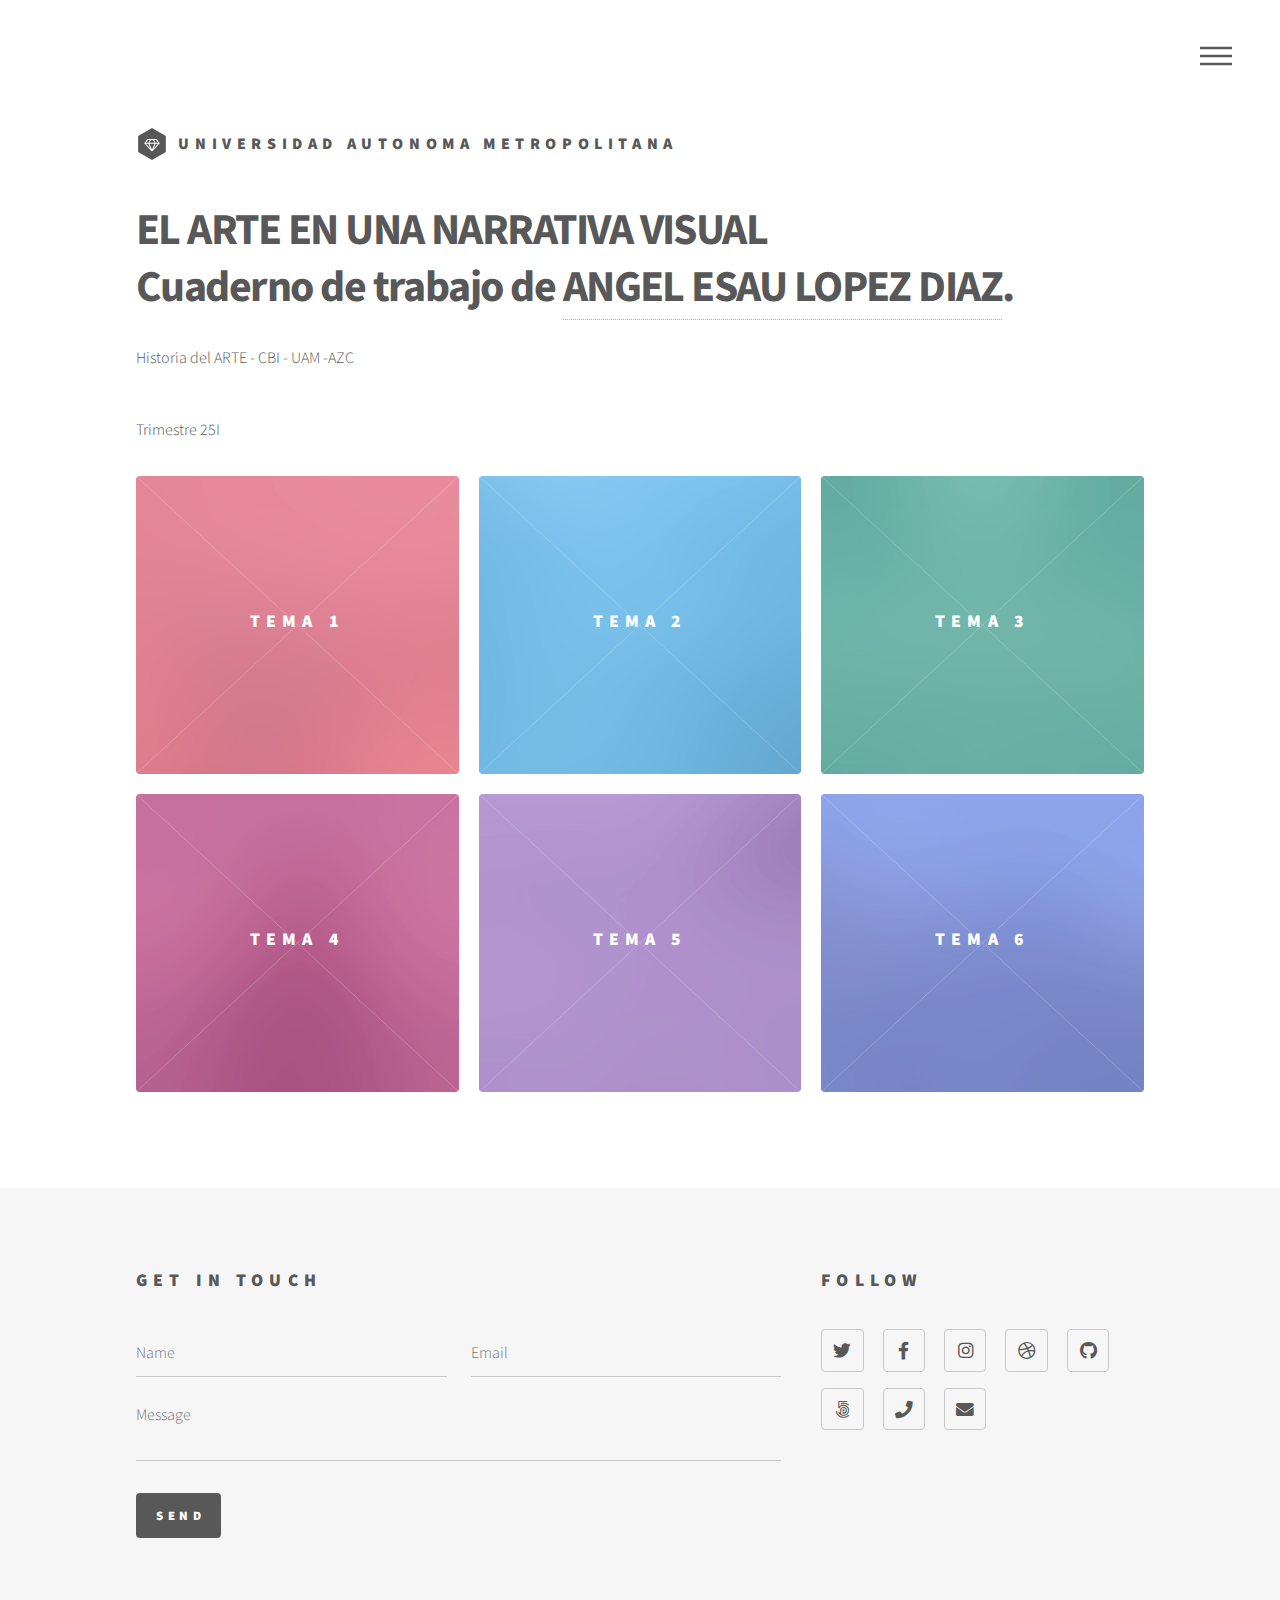
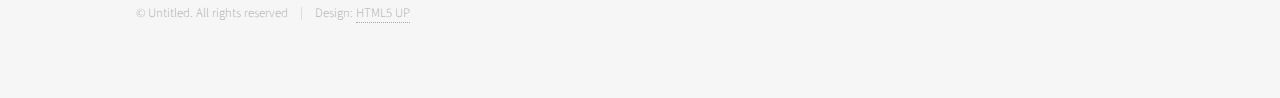
<file: index.html>
<!DOCTYPE HTML>
<!--
	Phantom by HTML5 UP
	html5up.net | @ajlkn
	Free for personal and commercial use under the CCA 3.0 license (html5up.net/license)
-->
<html>
	<head>
		<title>Blog AELD</title>
		<meta charset="utf-8" />
		<meta name="viewport" content="width=device-width, initial-scale=1, user-scalable=no" />
		<link rel="stylesheet" href="assets/css/main.css" />
		<noscript><link rel="stylesheet" href="assets/css/noscript.css" /></noscript>
	</head>
	<body class="is-preload">
		<!-- Wrapper -->
			<div id="wrapper">

				<!-- Header -->
					<header id="header">
						<div class="inner">

							<!-- Logo -->
								<a href="index.html" class="logo">
									<span class="symbol"><img src="images/logo.svg" alt="" /></span><span class="title">Universidad Autonoma Metropolitana</span>
								</a>

							<!-- Nav -->
								<nav>
									<ul>
										<li><a href="#menu">Menu</a></li>
									</ul>
								</nav>

						</div>
					</header>

				<!-- Menu -->
					<nav id="menu">
						<h2>Menu</h2>
						<ul>
							<li><a href="index.html">Home</a></li>
							<li><a href="generic.html">Ipsum veroeros</a></li>
							<li><a href="generic.html">Tempus etiam</a></li>
							<li><a href="generic.html">Consequat dolor</a></li>
							<li><a href="elements.html">Elements</a></li>
						</ul>
					</nav>

				<!-- Main -->
					<div id="main">
						<div class="inner">
							<header>
								<h1>EL ARTE EN UNA NARRATIVA VISUAL<br />
								Cuaderno de trabajo de <a href="#">ANGEL ESAU LOPEZ DIAZ</a>.</h1>
								<p>Historia del ARTE - CBI - UAM -AZC</p><br>
								<p>Trimestre 25I</p>
							</header>
							<section class="tiles">
								<article class="style1">
									<span class="image">
										<img src="images/pic01.jpg" alt="" />
									</span>
									<a href="tema1.html">
										<h2>TEMA 1</h2>
										<div class="content">
											<p>El Arte Antiguo y las primeras civilizaciones</p>
										</div>
									</a>
								</article>
								<article class="style2">
									<span class="image">
										<img src="images/pic02.jpg" alt="" />
									</span>
									<a href="tema2.html">
										<h2>TEMA 2</h2>
										<div class="content">
											<p>La transición del Arte Antiguo al Arte Moderno</p>
										</div>
									</a>
								</article>
								<article class="style3">
									<span class="image">
										<img src="images/pic03.jpg" alt="" />
									</span>
									<a href="tema3.html">
										<h2>TEMA 3</h2>
										<div class="content">
											<p>El Renacimiento como Arte Moderno</p>
										</div>
									</a>
								</article>
								<article class="style4">
									<span class="image">
										<img src="images/pic04.jpg" alt="" />
									</span>
									<a href="tema4.html">
										<h2>TEMA 4</h2>
										<div class="content">
											<p>Los Otros artes modernos: el modernismo del siglo XIX</p>
										</div>
									</a>
								</article>
								<article class="style5">
									<span class="image">
										<img src="images/pic05.jpg" alt="" />
									</span>
									<a href="tema5.html">
										<h2>TEMA 5</h2>
										<div class="content">
											<p>Los Otros artes modernos: el vanguardismo del siglo XIX</p>
										</div>
									</a>
								</article>
								<article class="style6">
									<span class="image">
										<img src="images/pic06.jpg" alt="" />
									</span>
									<a href="tema6.html">
										<h2>TEMA 6</h2>
										<div class="content">
											<p>¿QUÉ ES ARTE?</p>
										</div>
									</a>
								</article>
							</section>
						</div>
					</div>

				<!-- Footer -->
					<footer id="footer">
						<div class="inner">
							<section>
								<h2>Get in touch</h2>
								<form method="post" action="#">
									<div class="fields">
										<div class="field half">
											<input type="text" name="name" id="name" placeholder="Name" />
										</div>
										<div class="field half">
											<input type="email" name="email" id="email" placeholder="Email" />
										</div>
										<div class="field">
											<textarea name="message" id="message" placeholder="Message"></textarea>
										</div>
									</div>
									<ul class="actions">
										<li><input type="submit" value="Send" class="primary" /></li>
									</ul>
								</form>
							</section>
							<section>
								<h2>Follow</h2>
								<ul class="icons">
									<li><a href="#" class="icon brands style2 fa-twitter"><span class="label">Twitter</span></a></li>
									<li><a href="#" class="icon brands style2 fa-facebook-f"><span class="label">Facebook</span></a></li>
									<li><a href="#" class="icon brands style2 fa-instagram"><span class="label">Instagram</span></a></li>
									<li><a href="#" class="icon brands style2 fa-dribbble"><span class="label">Dribbble</span></a></li>
									<li><a href="#" class="icon brands style2 fa-github"><span class="label">GitHub</span></a></li>
									<li><a href="#" class="icon brands style2 fa-500px"><span class="label">500px</span></a></li>
									<li><a href="#" class="icon solid style2 fa-phone"><span class="label">Phone</span></a></li>
									<li><a href="#" class="icon solid style2 fa-envelope"><span class="label">Email</span></a></li>
								</ul>
							</section>
							<ul class="copyright">
								<li>&copy; Untitled. All rights reserved</li><li>Design: <a href="http://html5up.net">HTML5 UP</a></li>
							</ul>
						</div>
					</footer>

			</div>

		<!-- Scripts -->
			<script src="assets/js/jquery.min.js"></script>
			<script src="assets/js/browser.min.js"></script>
			<script src="assets/js/breakpoints.min.js"></script>
			<script src="assets/js/util.js"></script>
			<script src="assets/js/main.js"></script>

	</body>
</html>
</file>
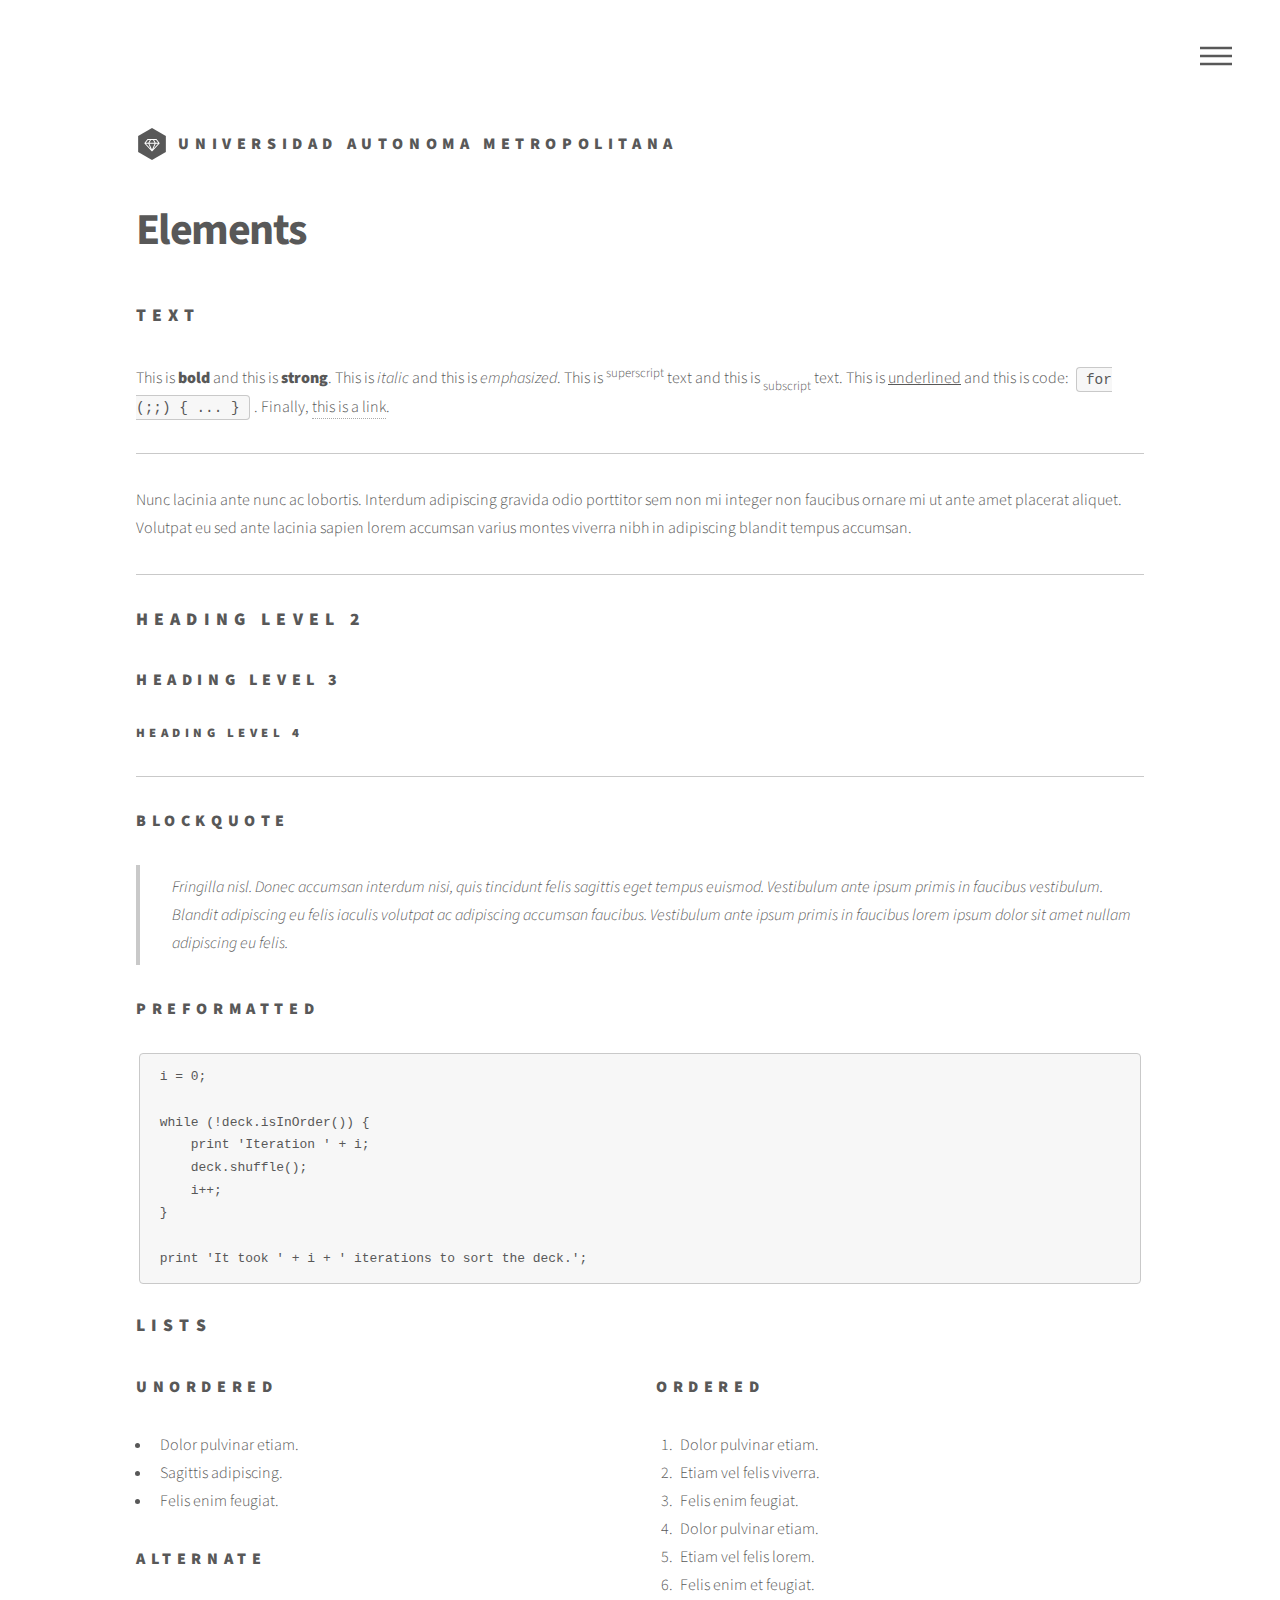
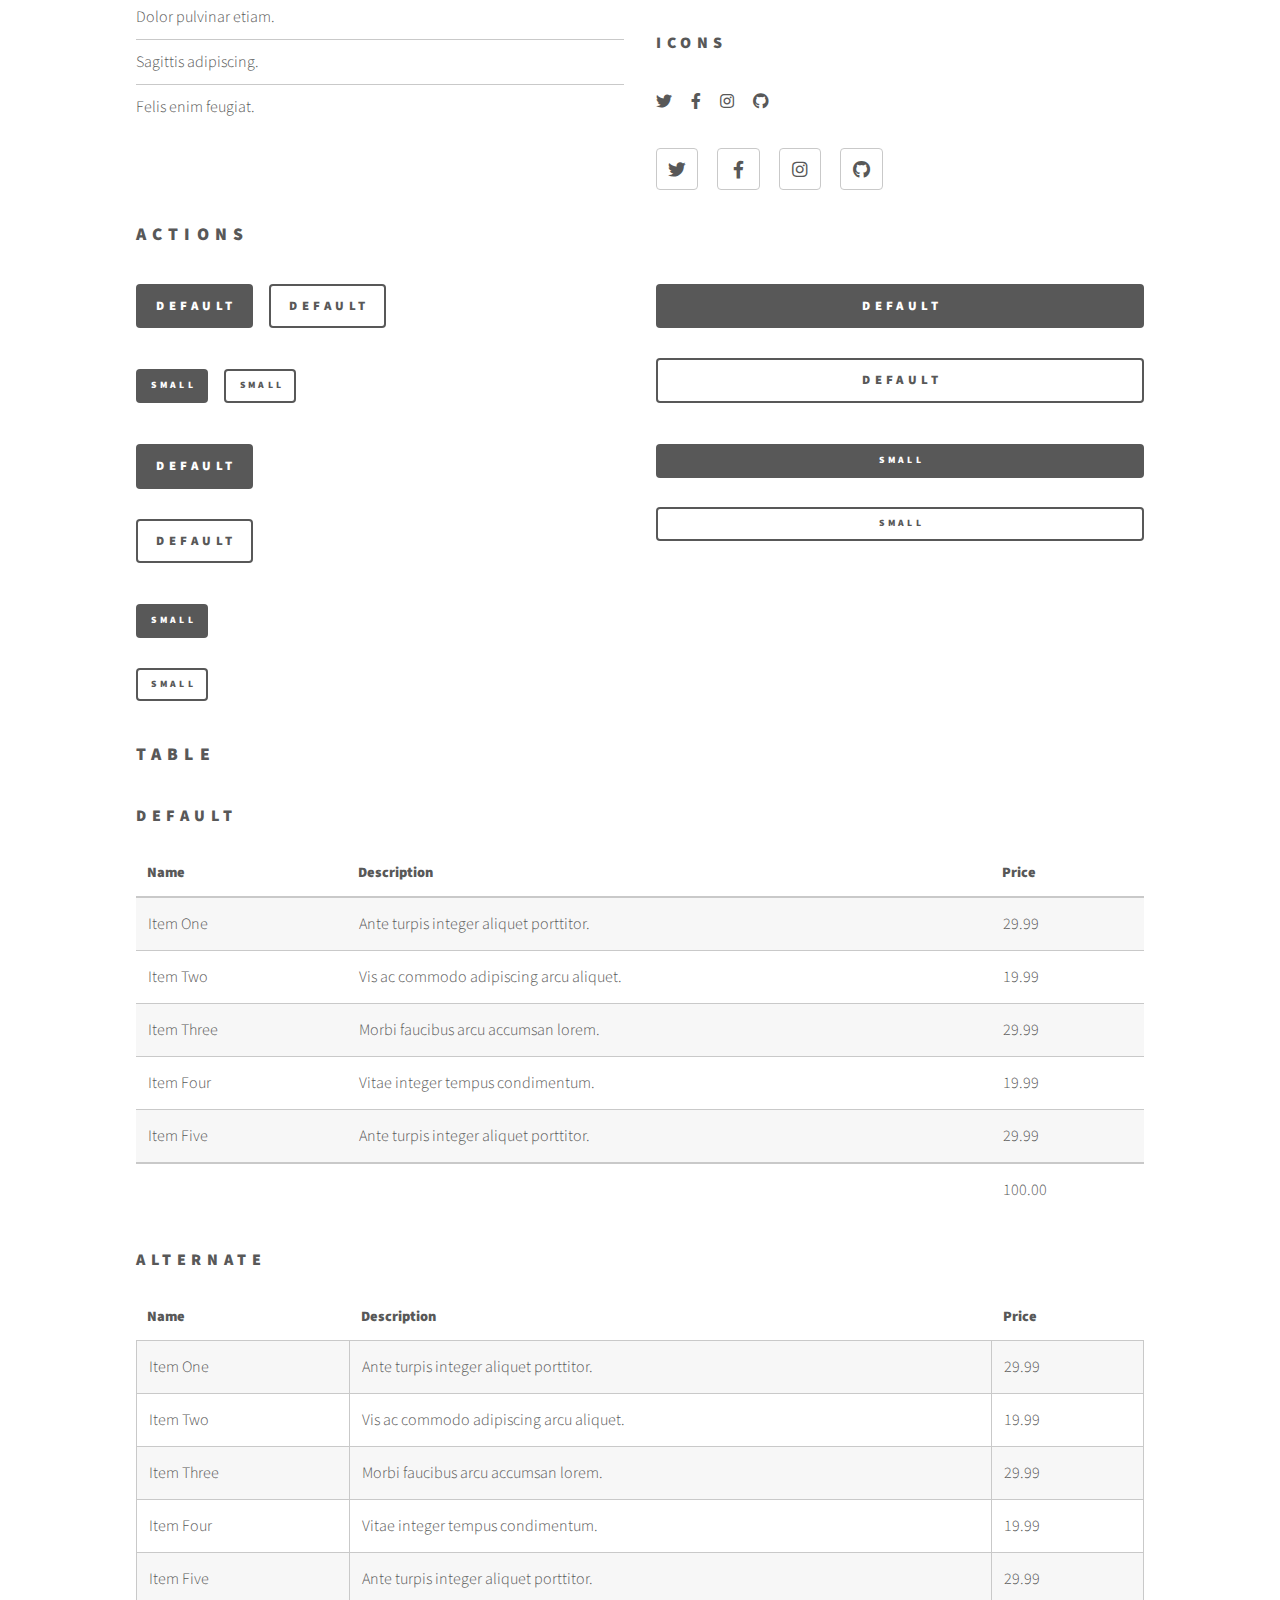
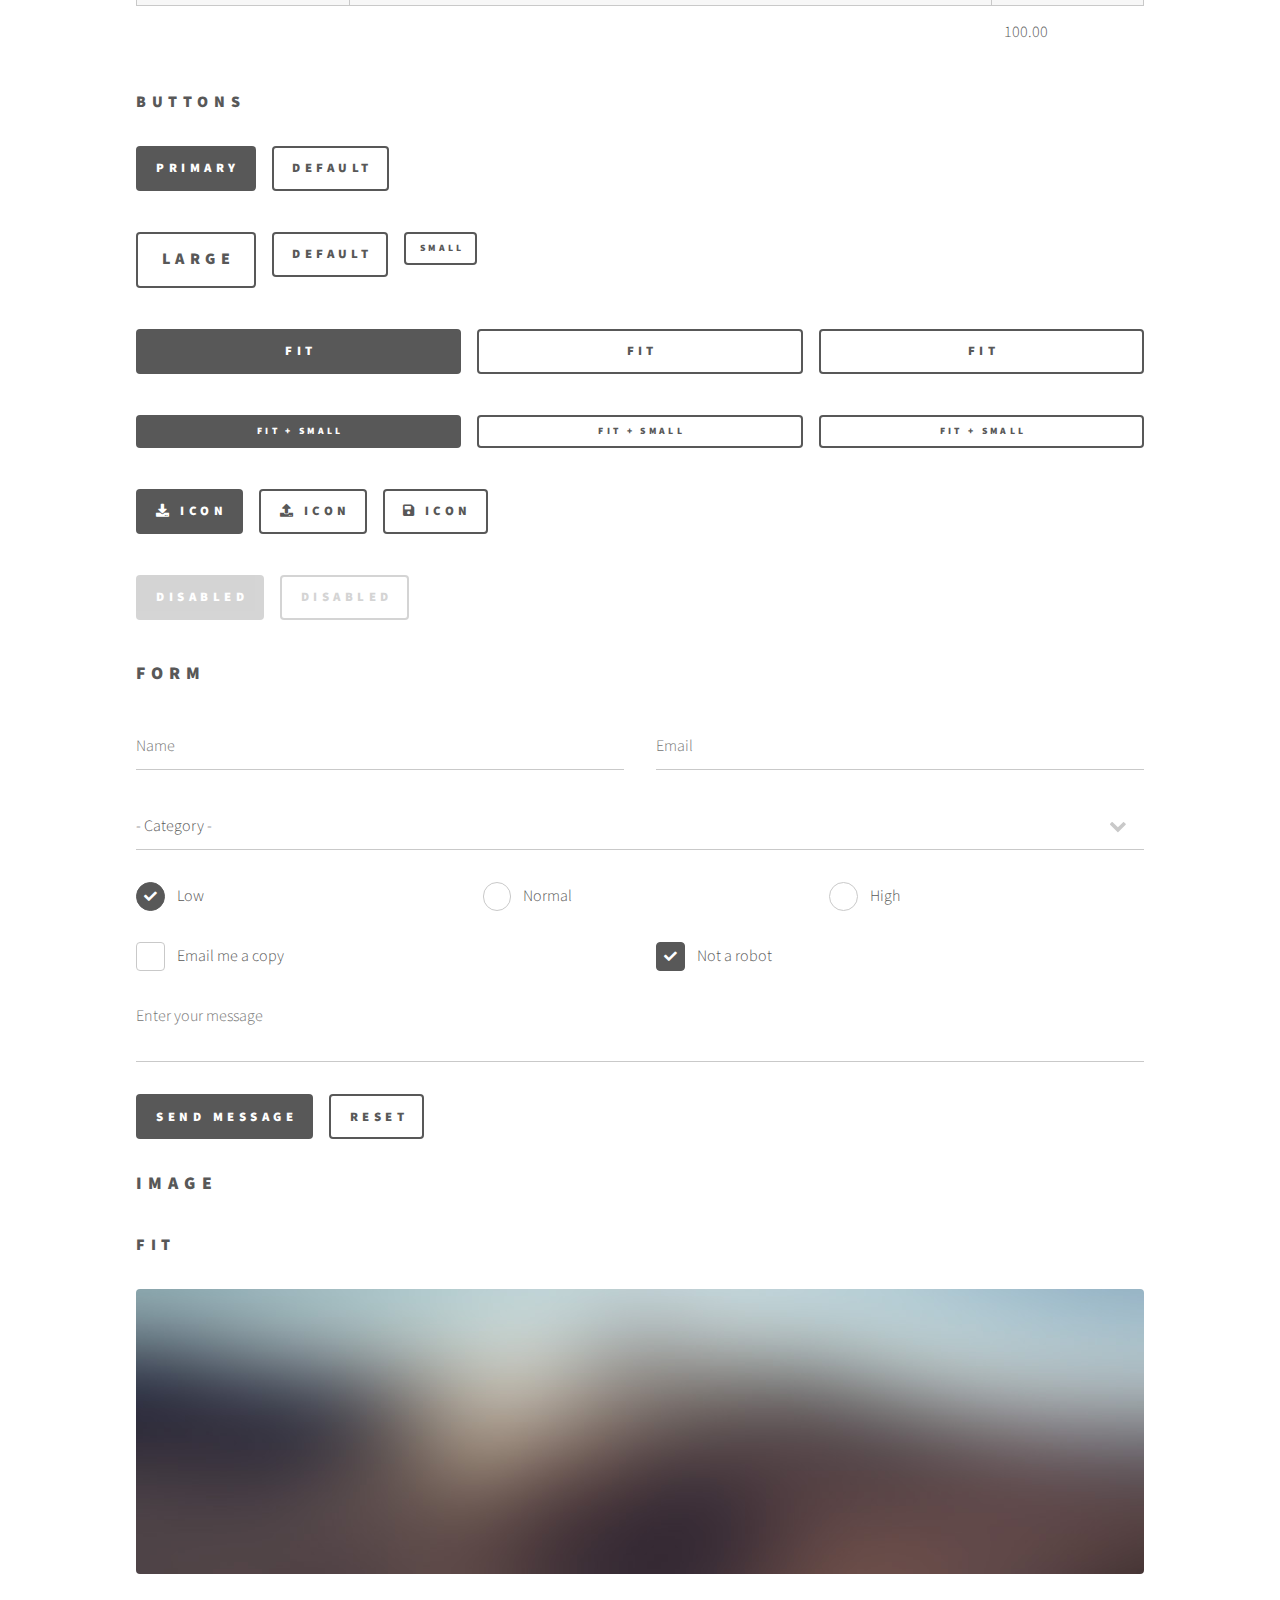
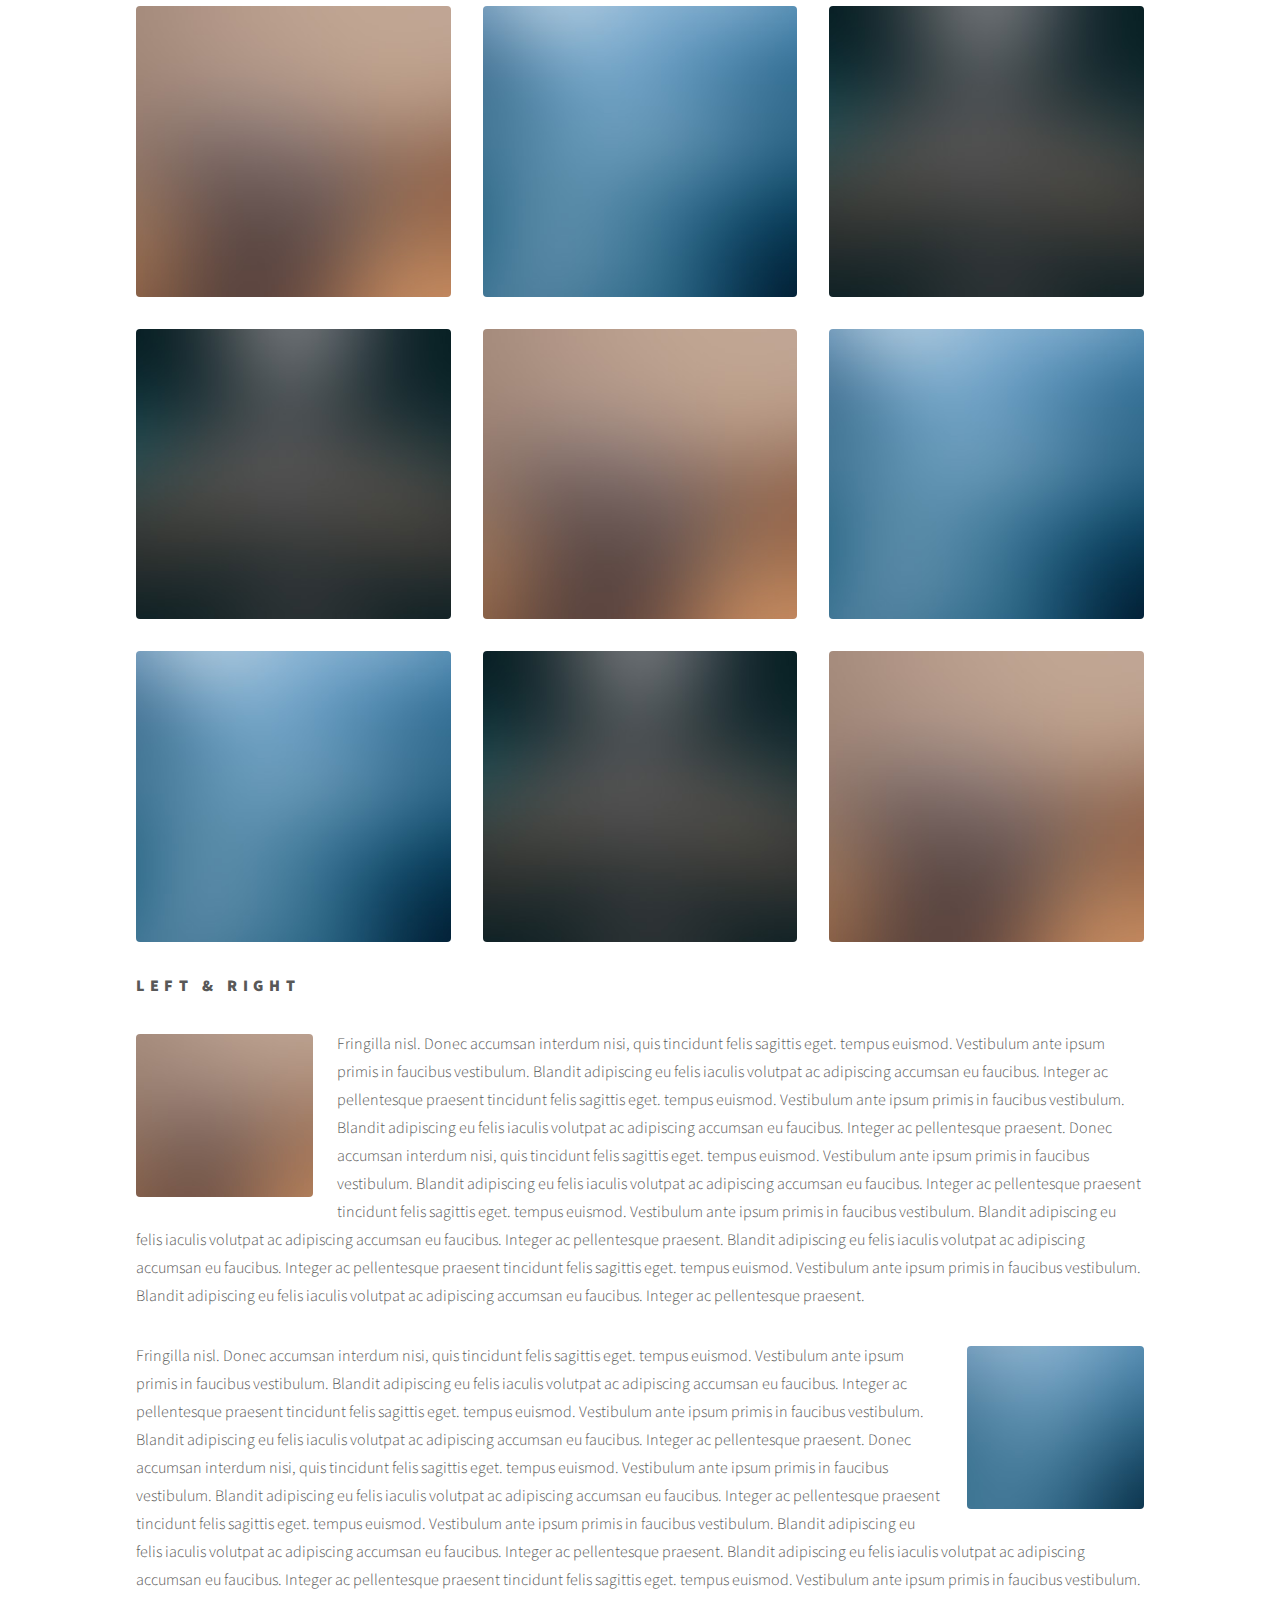
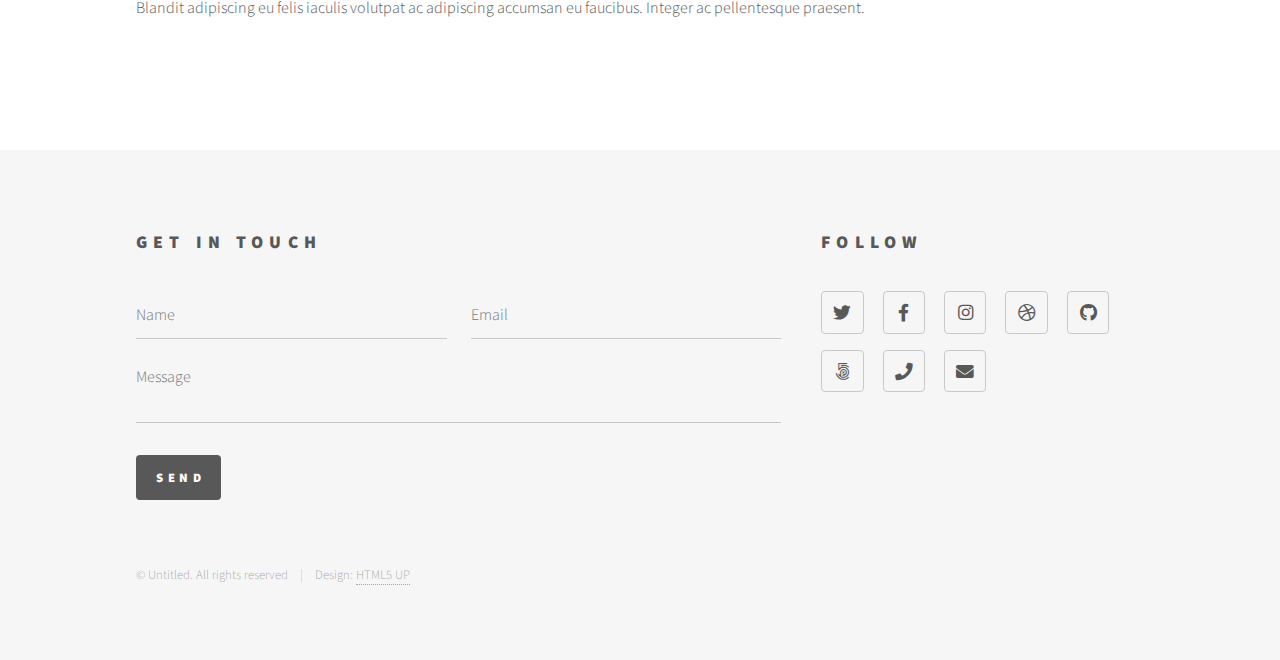
<file: elements.html>
<!DOCTYPE HTML>
<!--
	Phantom by HTML5 UP
	html5up.net | @ajlkn
	Free for personal and commercial use under the CCA 3.0 license (html5up.net/license)
-->
<html>
	<head>
		<title>Blog HA</title>
		<meta charset="utf-8" />
		<meta name="viewport" content="width=device-width, initial-scale=1, user-scalable=no" />
		<link rel="stylesheet" href="assets/css/main.css" />
		<noscript><link rel="stylesheet" href="assets/css/noscript.css" /></noscript>
	</head>
	<body class="is-preload">
		<!-- Wrapper -->
			<div id="wrapper">

				<!-- Header -->
					<header id="header">
						<div class="inner">

							<!-- Logo -->
								<a href="index.html" class="logo">
									<span class="symbol"><img src="images/logo.svg" alt="" /></span><span class="title">Universidad Autonoma Metropolitana</span>
								</a>

							<!-- Nav -->
								<nav>
									<ul>
										<li><a href="#menu">Menu</a></li>
									</ul>
								</nav>

						</div>
					</header>

				<!-- Menu -->
					<nav id="menu">
						<h2>Menu</h2>
						<ul>
							<li><a href="index.html">Home</a></li>
							<li><a href="generic.html">Ipsum veroeros</a></li>
							<li><a href="generic.html">Tempus etiam</a></li>
							<li><a href="generic.html">Consequat dolor</a></li>
							<li><a href="elements.html">Elements</a></li>
						</ul>
					</nav>

				<!-- Main -->
					<div id="main">
						<div class="inner">
							<h1>Elements</h1>

							<!-- Text -->
								<section>
									<h2>Text</h2>
									<p>This is <b>bold</b> and this is <strong>strong</strong>. This is <i>italic</i> and this is <em>emphasized</em>.
									This is <sup>superscript</sup> text and this is <sub>subscript</sub> text.
									This is <u>underlined</u> and this is code: <code>for (;;) { ... }</code>. Finally, <a href="#">this is a link</a>.</p>
									<hr />
									<p>Nunc lacinia ante nunc ac lobortis. Interdum adipiscing gravida odio porttitor sem non mi integer non faucibus ornare mi ut ante amet placerat aliquet. Volutpat eu sed ante lacinia sapien lorem accumsan varius montes viverra nibh in adipiscing blandit tempus accumsan.</p>
									<hr />
									<h2>Heading Level 2</h2>
									<h3>Heading Level 3</h3>
									<h4>Heading Level 4</h4>
									<hr />
									<h3>Blockquote</h3>
									<blockquote>Fringilla nisl. Donec accumsan interdum nisi, quis tincidunt felis sagittis eget tempus euismod. Vestibulum ante ipsum primis in faucibus vestibulum. Blandit adipiscing eu felis iaculis volutpat ac adipiscing accumsan faucibus. Vestibulum ante ipsum primis in faucibus lorem ipsum dolor sit amet nullam adipiscing eu felis.</blockquote>
									<h3>Preformatted</h3>
									<pre><code>i = 0;

while (!deck.isInOrder()) {
    print 'Iteration ' + i;
    deck.shuffle();
    i++;
}

print 'It took ' + i + ' iterations to sort the deck.';</code></pre>
								</section>

							<!-- Lists -->
								<section>
									<h2>Lists</h2>
									<div class="row">
										<div class="col-6 col-12-medium">
											<h3>Unordered</h3>
											<ul>
												<li>Dolor pulvinar etiam.</li>
												<li>Sagittis adipiscing.</li>
												<li>Felis enim feugiat.</li>
											</ul>
											<h3>Alternate</h3>
											<ul class="alt">
												<li>Dolor pulvinar etiam.</li>
												<li>Sagittis adipiscing.</li>
												<li>Felis enim feugiat.</li>
											</ul>
										</div>
										<div class="col-6 col-12-medium">
											<h3>Ordered</h3>
											<ol>
												<li>Dolor pulvinar etiam.</li>
												<li>Etiam vel felis viverra.</li>
												<li>Felis enim feugiat.</li>
												<li>Dolor pulvinar etiam.</li>
												<li>Etiam vel felis lorem.</li>
												<li>Felis enim et feugiat.</li>
											</ol>
											<h3>Icons</h3>
											<ul class="icons">
												<li><a href="#" class="icon brands style1 fa-twitter"><span class="label">Twitter</span></a></li>
												<li><a href="#" class="icon brands style1 fa-facebook-f"><span class="label">Facebook</span></a></li>
												<li><a href="#" class="icon brands style1 fa-instagram"><span class="label">Instagram</span></a></li>
												<li><a href="#" class="icon brands style1 fa-github"><span class="label">Github</span></a></li>
											</ul>
											<ul class="icons">
												<li><a href="#" class="icon brands style2 fa-twitter"><span class="label">Twitter</span></a></li>
												<li><a href="#" class="icon brands style2 fa-facebook-f"><span class="label">Facebook</span></a></li>
												<li><a href="#" class="icon brands style2 fa-instagram"><span class="label">Instagram</span></a></li>
												<li><a href="#" class="icon brands style2 fa-github"><span class="label">Github</span></a></li>
											</ul>
										</div>
									</div>
									<h2>Actions</h2>
									<div class="row">
										<div class="col-6 col-12-medium">
											<ul class="actions">
												<li><a href="#" class="button primary">Default</a></li>
												<li><a href="#" class="button">Default</a></li>
											</ul>
											<ul class="actions small">
												<li><a href="#" class="button primary small">Small</a></li>
												<li><a href="#" class="button small">Small</a></li>
											</ul>
											<ul class="actions stacked">
												<li><a href="#" class="button primary">Default</a></li>
												<li><a href="#" class="button">Default</a></li>
											</ul>
											<ul class="actions stacked">
												<li><a href="#" class="button primary small">Small</a></li>
												<li><a href="#" class="button small">Small</a></li>
											</ul>
										</div>
										<div class="col-6 col-12-medium">
											<ul class="actions stacked">
												<li><a href="#" class="button primary fit">Default</a></li>
												<li><a href="#" class="button fit">Default</a></li>
											</ul>
											<ul class="actions stacked">
												<li><a href="#" class="button primary small fit">Small</a></li>
												<li><a href="#" class="button small fit">Small</a></li>
											</ul>
										</div>
									</div>
								</section>

							<!-- Table -->
								<section>
									<h2>Table</h2>
									<h3>Default</h3>
									<div class="table-wrapper">
										<table>
											<thead>
												<tr>
													<th>Name</th>
													<th>Description</th>
													<th>Price</th>
												</tr>
											</thead>
											<tbody>
												<tr>
													<td>Item One</td>
													<td>Ante turpis integer aliquet porttitor.</td>
													<td>29.99</td>
												</tr>
												<tr>
													<td>Item Two</td>
													<td>Vis ac commodo adipiscing arcu aliquet.</td>
													<td>19.99</td>
												</tr>
												<tr>
													<td>Item Three</td>
													<td> Morbi faucibus arcu accumsan lorem.</td>
													<td>29.99</td>
												</tr>
												<tr>
													<td>Item Four</td>
													<td>Vitae integer tempus condimentum.</td>
													<td>19.99</td>
												</tr>
												<tr>
													<td>Item Five</td>
													<td>Ante turpis integer aliquet porttitor.</td>
													<td>29.99</td>
												</tr>
											</tbody>
											<tfoot>
												<tr>
													<td colspan="2"></td>
													<td>100.00</td>
												</tr>
											</tfoot>
										</table>
									</div>

									<h3>Alternate</h3>
									<div class="table-wrapper">
										<table class="alt">
											<thead>
												<tr>
													<th>Name</th>
													<th>Description</th>
													<th>Price</th>
												</tr>
											</thead>
											<tbody>
												<tr>
													<td>Item One</td>
													<td>Ante turpis integer aliquet porttitor.</td>
													<td>29.99</td>
												</tr>
												<tr>
													<td>Item Two</td>
													<td>Vis ac commodo adipiscing arcu aliquet.</td>
													<td>19.99</td>
												</tr>
												<tr>
													<td>Item Three</td>
													<td> Morbi faucibus arcu accumsan lorem.</td>
													<td>29.99</td>
												</tr>
												<tr>
													<td>Item Four</td>
													<td>Vitae integer tempus condimentum.</td>
													<td>19.99</td>
												</tr>
												<tr>
													<td>Item Five</td>
													<td>Ante turpis integer aliquet porttitor.</td>
													<td>29.99</td>
												</tr>
											</tbody>
											<tfoot>
												<tr>
													<td colspan="2"></td>
													<td>100.00</td>
												</tr>
											</tfoot>
										</table>
									</div>
								</section>

							<!-- Buttons -->
								<section>
									<h3>Buttons</h3>
									<ul class="actions">
										<li><a href="#" class="button primary">Primary</a></li>
										<li><a href="#" class="button">Default</a></li>
									</ul>
									<ul class="actions">
										<li><a href="#" class="button large">Large</a></li>
										<li><a href="#" class="button">Default</a></li>
										<li><a href="#" class="button small">Small</a></li>
									</ul>
									<ul class="actions fit">
										<li><a href="#" class="button primary fit">Fit</a></li>
										<li><a href="#" class="button fit">Fit</a></li>
										<li><a href="#" class="button fit">Fit</a></li>
									</ul>
									<ul class="actions fit small">
										<li><a href="#" class="button primary fit small">Fit + Small</a></li>
										<li><a href="#" class="button fit small">Fit + Small</a></li>
										<li><a href="#" class="button fit small">Fit + Small</a></li>
									</ul>
									<ul class="actions">
										<li><a href="#" class="button primary icon solid fa-download">Icon</a></li>
										<li><a href="#" class="button icon solid fa-upload">Icon</a></li>
										<li><a href="#" class="button icon solid fa-save">Icon</a></li>
									</ul>
									<ul class="actions">
										<li><span class="button primary disabled">Disabled</span></li>
										<li><span class="button disabled">Disabled</span></li>
									</ul>
								</section>

							<!-- Form -->
								<section>
									<h2>Form</h2>
									<form method="post" action="#">
										<div class="row gtr-uniform">
											<div class="col-6 col-12-xsmall">
												<input type="text" name="demo-name" id="demo-name" value="" placeholder="Name" />
											</div>
											<div class="col-6 col-12-xsmall">
												<input type="email" name="demo-email" id="demo-email" value="" placeholder="Email" />
											</div>
											<div class="col-12">
												<select name="demo-category" id="demo-category">
													<option value="">- Category -</option>
													<option value="1">Manufacturing</option>
													<option value="1">Shipping</option>
													<option value="1">Administration</option>
													<option value="1">Human Resources</option>
												</select>
											</div>
											<div class="col-4 col-12-small">
												<input type="radio" id="demo-priority-low" name="demo-priority" checked>
												<label for="demo-priority-low">Low</label>
											</div>
											<div class="col-4 col-12-small">
												<input type="radio" id="demo-priority-normal" name="demo-priority">
												<label for="demo-priority-normal">Normal</label>
											</div>
											<div class="col-4 col-12-small">
												<input type="radio" id="demo-priority-high" name="demo-priority">
												<label for="demo-priority-high">High</label>
											</div>
											<div class="col-6 col-12-small">
												<input type="checkbox" id="demo-copy" name="demo-copy">
												<label for="demo-copy">Email me a copy</label>
											</div>
											<div class="col-6 col-12-small">
												<input type="checkbox" id="demo-human" name="demo-human" checked>
												<label for="demo-human">Not a robot</label>
											</div>
											<div class="col-12">
												<textarea name="demo-message" id="demo-message" placeholder="Enter your message" rows="6"></textarea>
											</div>
											<div class="col-12">
												<ul class="actions">
													<li><input type="submit" value="Send Message" class="primary" /></li>
													<li><input type="reset" value="Reset" /></li>
												</ul>
											</div>
										</div>
									</form>
								</section>

							<!-- Image -->
								<section>
									<h2>Image</h2>
									<h3>Fit</h3>
									<div class="box alt">
										<div class="row gtr-uniform">
											<div class="col-12"><span class="image fit"><img src="images/pic13.jpg" alt="" /></span></div>
											<div class="col-4"><span class="image fit"><img src="images/pic01.jpg" alt="" /></span></div>
											<div class="col-4"><span class="image fit"><img src="images/pic02.jpg" alt="" /></span></div>
											<div class="col-4"><span class="image fit"><img src="images/pic03.jpg" alt="" /></span></div>
											<div class="col-4"><span class="image fit"><img src="images/pic03.jpg" alt="" /></span></div>
											<div class="col-4"><span class="image fit"><img src="images/pic01.jpg" alt="" /></span></div>
											<div class="col-4"><span class="image fit"><img src="images/pic02.jpg" alt="" /></span></div>
											<div class="col-4"><span class="image fit"><img src="images/pic02.jpg" alt="" /></span></div>
											<div class="col-4"><span class="image fit"><img src="images/pic03.jpg" alt="" /></span></div>
											<div class="col-4"><span class="image fit"><img src="images/pic01.jpg" alt="" /></span></div>
										</div>
									</div>
									<h3>Left &amp; Right</h3>
									<p><span class="image left"><img src="images/pic14.jpg" alt="" /></span>Fringilla nisl. Donec accumsan interdum nisi, quis tincidunt felis sagittis eget. tempus euismod. Vestibulum ante ipsum primis in faucibus vestibulum. Blandit adipiscing eu felis iaculis volutpat ac adipiscing accumsan eu faucibus. Integer ac pellentesque praesent tincidunt felis sagittis eget. tempus euismod. Vestibulum ante ipsum primis in faucibus vestibulum. Blandit adipiscing eu felis iaculis volutpat ac adipiscing accumsan eu faucibus. Integer ac pellentesque praesent. Donec accumsan interdum nisi, quis tincidunt felis sagittis eget. tempus euismod. Vestibulum ante ipsum primis in faucibus vestibulum. Blandit adipiscing eu felis iaculis volutpat ac adipiscing accumsan eu faucibus. Integer ac pellentesque praesent tincidunt felis sagittis eget. tempus euismod. Vestibulum ante ipsum primis in faucibus vestibulum. Blandit adipiscing eu felis iaculis volutpat ac adipiscing accumsan eu faucibus. Integer ac pellentesque praesent. Blandit adipiscing eu felis iaculis volutpat ac adipiscing accumsan eu faucibus. Integer ac pellentesque praesent tincidunt felis sagittis eget. tempus euismod. Vestibulum ante ipsum primis in faucibus vestibulum. Blandit adipiscing eu felis iaculis volutpat ac adipiscing accumsan eu faucibus. Integer ac pellentesque praesent.</p>
									<p><span class="image right"><img src="images/pic15.jpg" alt="" /></span>Fringilla nisl. Donec accumsan interdum nisi, quis tincidunt felis sagittis eget. tempus euismod. Vestibulum ante ipsum primis in faucibus vestibulum. Blandit adipiscing eu felis iaculis volutpat ac adipiscing accumsan eu faucibus. Integer ac pellentesque praesent tincidunt felis sagittis eget. tempus euismod. Vestibulum ante ipsum primis in faucibus vestibulum. Blandit adipiscing eu felis iaculis volutpat ac adipiscing accumsan eu faucibus. Integer ac pellentesque praesent. Donec accumsan interdum nisi, quis tincidunt felis sagittis eget. tempus euismod. Vestibulum ante ipsum primis in faucibus vestibulum. Blandit adipiscing eu felis iaculis volutpat ac adipiscing accumsan eu faucibus. Integer ac pellentesque praesent tincidunt felis sagittis eget. tempus euismod. Vestibulum ante ipsum primis in faucibus vestibulum. Blandit adipiscing eu felis iaculis volutpat ac adipiscing accumsan eu faucibus. Integer ac pellentesque praesent. Blandit adipiscing eu felis iaculis volutpat ac adipiscing accumsan eu faucibus. Integer ac pellentesque praesent tincidunt felis sagittis eget. tempus euismod. Vestibulum ante ipsum primis in faucibus vestibulum. Blandit adipiscing eu felis iaculis volutpat ac adipiscing accumsan eu faucibus. Integer ac pellentesque praesent.</p>
								</section>

						</div>
					</div>

				<!-- Footer -->
					<footer id="footer">
						<div class="inner">
							<section>
								<h2>Get in touch</h2>
								<form method="post" action="#">
									<div class="fields">
										<div class="field half">
											<input type="text" name="name" id="name" placeholder="Name" />
										</div>
										<div class="field half">
											<input type="email" name="email" id="email" placeholder="Email" />
										</div>
										<div class="field">
											<textarea name="message" id="message" placeholder="Message"></textarea>
										</div>
									</div>
									<ul class="actions">
										<li><input type="submit" value="Send" class="primary" /></li>
									</ul>
								</form>
							</section>
							<section>
								<h2>Follow</h2>
								<ul class="icons">
									<li><a href="#" class="icon brands style2 fa-twitter"><span class="label">Twitter</span></a></li>
									<li><a href="#" class="icon brands style2 fa-facebook-f"><span class="label">Facebook</span></a></li>
									<li><a href="#" class="icon brands style2 fa-instagram"><span class="label">Instagram</span></a></li>
									<li><a href="#" class="icon brands style2 fa-dribbble"><span class="label">Dribbble</span></a></li>
									<li><a href="#" class="icon brands style2 fa-github"><span class="label">GitHub</span></a></li>
									<li><a href="#" class="icon brands style2 fa-500px"><span class="label">500px</span></a></li>
									<li><a href="#" class="icon solid style2 fa-phone"><span class="label">Phone</span></a></li>
									<li><a href="#" class="icon solid style2 fa-envelope"><span class="label">Email</span></a></li>
								</ul>
							</section>
							<ul class="copyright">
								<li>&copy; Untitled. All rights reserved</li><li>Design: <a href="http://html5up.net">HTML5 UP</a></li>
							</ul>
						</div>
					</footer>

			</div>

		<!-- Scripts -->
			<script src="assets/js/jquery.min.js"></script>
			<script src="assets/js/browser.min.js"></script>
			<script src="assets/js/breakpoints.min.js"></script>
			<script src="assets/js/util.js"></script>
			<script src="assets/js/main.js"></script>

	</body>
</html>
</file>
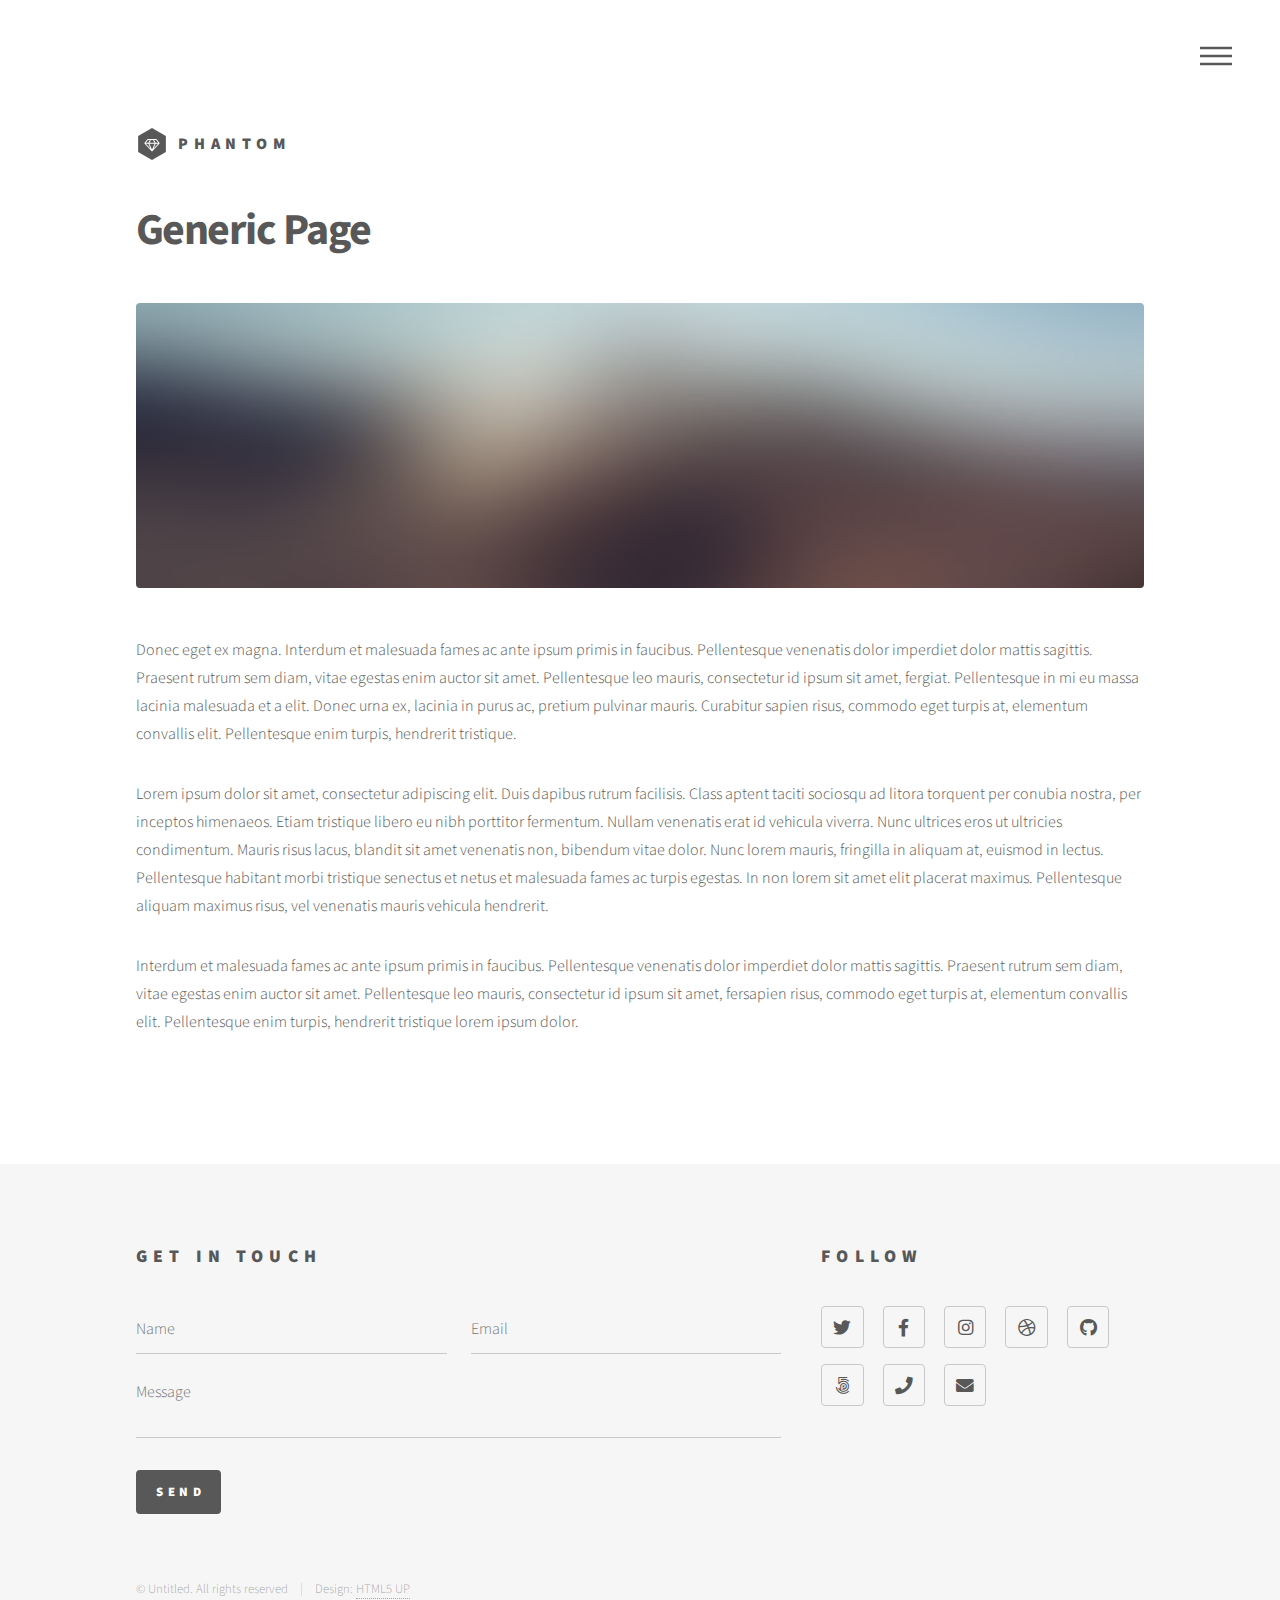
<file: generic.html>
<!DOCTYPE HTML>
<!--
	Phantom by HTML5 UP
	html5up.net | @ajlkn
	Free for personal and commercial use under the CCA 3.0 license (html5up.net/license)
-->
<html>
	<head>
		<title>Generic - Phantom by HTML5 UP</title>
		<meta charset="utf-8" />
		<meta name="viewport" content="width=device-width, initial-scale=1, user-scalable=no" />
		<link rel="stylesheet" href="assets/css/main.css" />
		<noscript><link rel="stylesheet" href="assets/css/noscript.css" /></noscript>
	</head>
	<body class="is-preload">
		<!-- Wrapper -->
			<div id="wrapper">

				<!-- Header -->
					<header id="header">
						<div class="inner">

							<!-- Logo -->
								<a href="index.html" class="logo">
									<span class="symbol"><img src="images/logo.svg" alt="" /></span><span class="title">Phantom</span>
								</a>

							<!-- Nav -->
								<nav>
									<ul>
										<li><a href="#menu">Menu</a></li>
									</ul>
								</nav>

						</div>
					</header>

				<!-- Menu -->
					<nav id="menu">
						<h2>Menu</h2>
						<ul>
							<li><a href="index.html">Home</a></li>
							<li><a href="generic.html">Ipsum veroeros</a></li>
							<li><a href="generic.html">Tempus etiam</a></li>
							<li><a href="generic.html">Consequat dolor</a></li>
							<li><a href="elements.html">Elements</a></li>
						</ul>
					</nav>

				<!-- Main -->
					<div id="main">
						<div class="inner">
							<h1>Generic Page</h1>
							<span class="image main"><img src="images/pic13.jpg" alt="" /></span>
							<p>Donec eget ex magna. Interdum et malesuada fames ac ante ipsum primis in faucibus. Pellentesque venenatis dolor imperdiet dolor mattis sagittis. Praesent rutrum sem diam, vitae egestas enim auctor sit amet. Pellentesque leo mauris, consectetur id ipsum sit amet, fergiat. Pellentesque in mi eu massa lacinia malesuada et a elit. Donec urna ex, lacinia in purus ac, pretium pulvinar mauris. Curabitur sapien risus, commodo eget turpis at, elementum convallis elit. Pellentesque enim turpis, hendrerit tristique.</p>
							<p>Lorem ipsum dolor sit amet, consectetur adipiscing elit. Duis dapibus rutrum facilisis. Class aptent taciti sociosqu ad litora torquent per conubia nostra, per inceptos himenaeos. Etiam tristique libero eu nibh porttitor fermentum. Nullam venenatis erat id vehicula viverra. Nunc ultrices eros ut ultricies condimentum. Mauris risus lacus, blandit sit amet venenatis non, bibendum vitae dolor. Nunc lorem mauris, fringilla in aliquam at, euismod in lectus. Pellentesque habitant morbi tristique senectus et netus et malesuada fames ac turpis egestas. In non lorem sit amet elit placerat maximus. Pellentesque aliquam maximus risus, vel venenatis mauris vehicula hendrerit.</p>
							<p>Interdum et malesuada fames ac ante ipsum primis in faucibus. Pellentesque venenatis dolor imperdiet dolor mattis sagittis. Praesent rutrum sem diam, vitae egestas enim auctor sit amet. Pellentesque leo mauris, consectetur id ipsum sit amet, fersapien risus, commodo eget turpis at, elementum convallis elit. Pellentesque enim turpis, hendrerit tristique lorem ipsum dolor.</p>
						</div>
					</div>

				<!-- Footer -->
					<footer id="footer">
						<div class="inner">
							<section>
								<h2>Get in touch</h2>
								<form method="post" action="#">
									<div class="fields">
										<div class="field half">
											<input type="text" name="name" id="name" placeholder="Name" />
										</div>
										<div class="field half">
											<input type="email" name="email" id="email" placeholder="Email" />
										</div>
										<div class="field">
											<textarea name="message" id="message" placeholder="Message"></textarea>
										</div>
									</div>
									<ul class="actions">
										<li><input type="submit" value="Send" class="primary" /></li>
									</ul>
								</form>
							</section>
							<section>
								<h2>Follow</h2>
								<ul class="icons">
									<li><a href="#" class="icon brands style2 fa-twitter"><span class="label">Twitter</span></a></li>
									<li><a href="#" class="icon brands style2 fa-facebook-f"><span class="label">Facebook</span></a></li>
									<li><a href="#" class="icon brands style2 fa-instagram"><span class="label">Instagram</span></a></li>
									<li><a href="#" class="icon brands style2 fa-dribbble"><span class="label">Dribbble</span></a></li>
									<li><a href="#" class="icon brands style2 fa-github"><span class="label">GitHub</span></a></li>
									<li><a href="#" class="icon brands style2 fa-500px"><span class="label">500px</span></a></li>
									<li><a href="#" class="icon solid style2 fa-phone"><span class="label">Phone</span></a></li>
									<li><a href="#" class="icon solid style2 fa-envelope"><span class="label">Email</span></a></li>
								</ul>
							</section>
							<ul class="copyright">
								<li>&copy; Untitled. All rights reserved</li><li>Design: <a href="http://html5up.net">HTML5 UP</a></li>
							</ul>
						</div>
					</footer>

			</div>

		<!-- Scripts -->
			<script src="assets/js/jquery.min.js"></script>
			<script src="assets/js/browser.min.js"></script>
			<script src="assets/js/breakpoints.min.js"></script>
			<script src="assets/js/util.js"></script>
			<script src="assets/js/main.js"></script>

	</body>
</html>
</file>
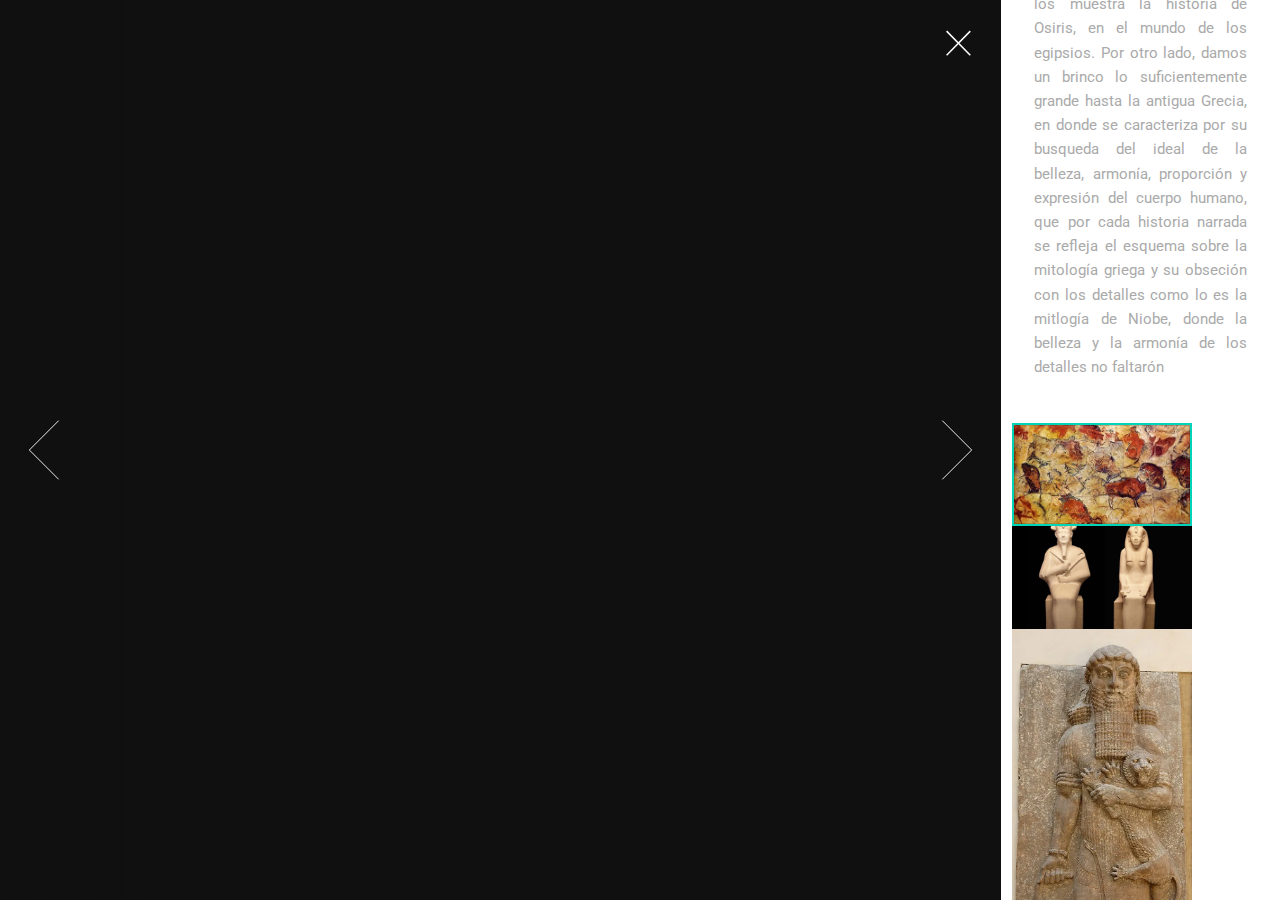
<file: tema1.html>
<!DOCTYPE HTML>

<html>
	<head>
		<title>TEMA 1</title>
		<meta charset="utf-8" />
		<meta name="viewport" content="width=device-width, initial-scale=1, user-scalable=no" />
		<link rel="stylesheet" href="assets_galeria/css/main.css" />
		<noscript><link rel="stylesheet" href="assets_galeria/css/noscript.css" /></noscript>
	</head>
	<body class="is-preload-0 is-preload-1 is-preload-2">

		<!-- Main -->
			<div id="main">

				<!-- Header -->
					<header id="header">
						<h1>El Arte Antiguo y las primeras civilizaciones</h1>
						<p >En las presentes imagenes se trata de representar como el ser humano
							desde el paleolitico nos muestra caracteristicas y diseño siemples para
							mostrar plasmar su historia mediante dibujos rudimentarios. Esta acción,
							se ha repetido a lo largo de la historia, sin embargo, las historias que marcan un 
							diseño particular se hizo en las culturas Mesopotámicas en donde la afición y dedicación
							al detalle para caracterizar el simbolismo y la fuerte ligadura a la religión que tienen al
							poder y a la vida cotidiana, como nos los muestra la historia de Osiris, en el mundo de los egipsios.
							Por otro lado, damos un brinco lo suficientemente grande hasta la antigua Grecia, en donde se caracteriza 
							por su busqueda del ideal de la belleza, armonía, proporción y expresión del cuerpo humano, que por cada 
							historia narrada se refleja el esquema sobre la mitología griega y su obseción con los detalles como lo es
							la mitlogía de Niobe, donde la belleza y la armonía de los detalles no faltarón
						</p>
						
					</header>

				<!-- Thumbnail -->
					<section id="thumbnails">
						<article>
							<a class="thumbnail" href="images/tema1-img1.jpg" data-position="left center"><img src="images/thumbs/tema1-img1.jpg" alt="" /></a>
							<h2>Paleolitico</h2>
							<p><a href="https://www.marisolroman.com/hablemos-de-arte/evolucion-historica-del-arte">Más información</a></p>
						</article>
						<article>
							<a class="thumbnail" href="images/tema1-img2.jpeg"><img src="images/thumbs/tema1-img2.jpeg" alt="" /></a>
							<h2>Vivamus convallis libero</h2>
							<p><a href=" https://www.autopista.es/planeta2030/mito-osiris-leyenda-recoge-creencias-esenciales-antiguo-egipto_241264_102.html">Más información</a></p>
						</article>
						<article>
							<a class="thumbnail" href="images/tema1-img3.webp" data-position="top center"><img src="images/thumbs/tema1-img3.webp" alt="" /></a>
							<h2>Nec accumsan enim felis</h2>
							<p><a href="">Más información</a></p>
						</article>
						<article>
							<a class="thumbnail" href="images/tema1-img4.jpg"><img src="images/thumbs/tema1-img4.jpg" alt="" /></a>
							<h2>Donec maximus nisi eget</h2>
							<p><a href="https://historia.nationalgeographic.com.es/medio/2024/03/07/osiris-a-la-derecha-entronizado-preside-la-sala-del-juicio-papiro-de-hunefer-museo-britanico-londres_f35bf07f_240307162413_1280x582.jpg">Más información</a></p>
						</article>
						<article>
							<a class="thumbnail" href="images/tema1-img5.webp" data-position="top center"><img src="images/thumbs/tema1-img5.webp" alt="" /></a>
							<h2>Nullam vitae nunc vulputate</h2>
							<p><a href="https://www.britannica.com/topic/Niobe-Greek-mythology">Más información</a></p>
						</article>
						<article>
							<a class="thumbnail" href="images/tema1-img6.webp"><img src="images/thumbs/tema1-img6.webp" alt="" /></a>
							<h2>Phasellus magna faucibus</h2>
							<p><a href=" https://www.worldhistory.org/trans/es/1-591/virgen-vestal/">Más información</a></p>
						</article>
						
					</section>

				<!-- Footer -->
					<footer id="footer">
						<ul class="copyright">
							<li>&copy; Untitled.</li><li>Design: <a href="http://html5up.net">Angel Esau</a>.</li>
						</ul>
					</footer>

			</div>

		<!-- Scripts -->
			<script src="assets_galeria/js/jquery.min.js"></script>
			<script src="assets_galeria/js/browser.min.js"></script>
			<script src="assets_galeria/js/breakpoints.min.js"></script>
			<script src="assets_galeria/js/main.js"></script>

	</body>
</html>
</file>
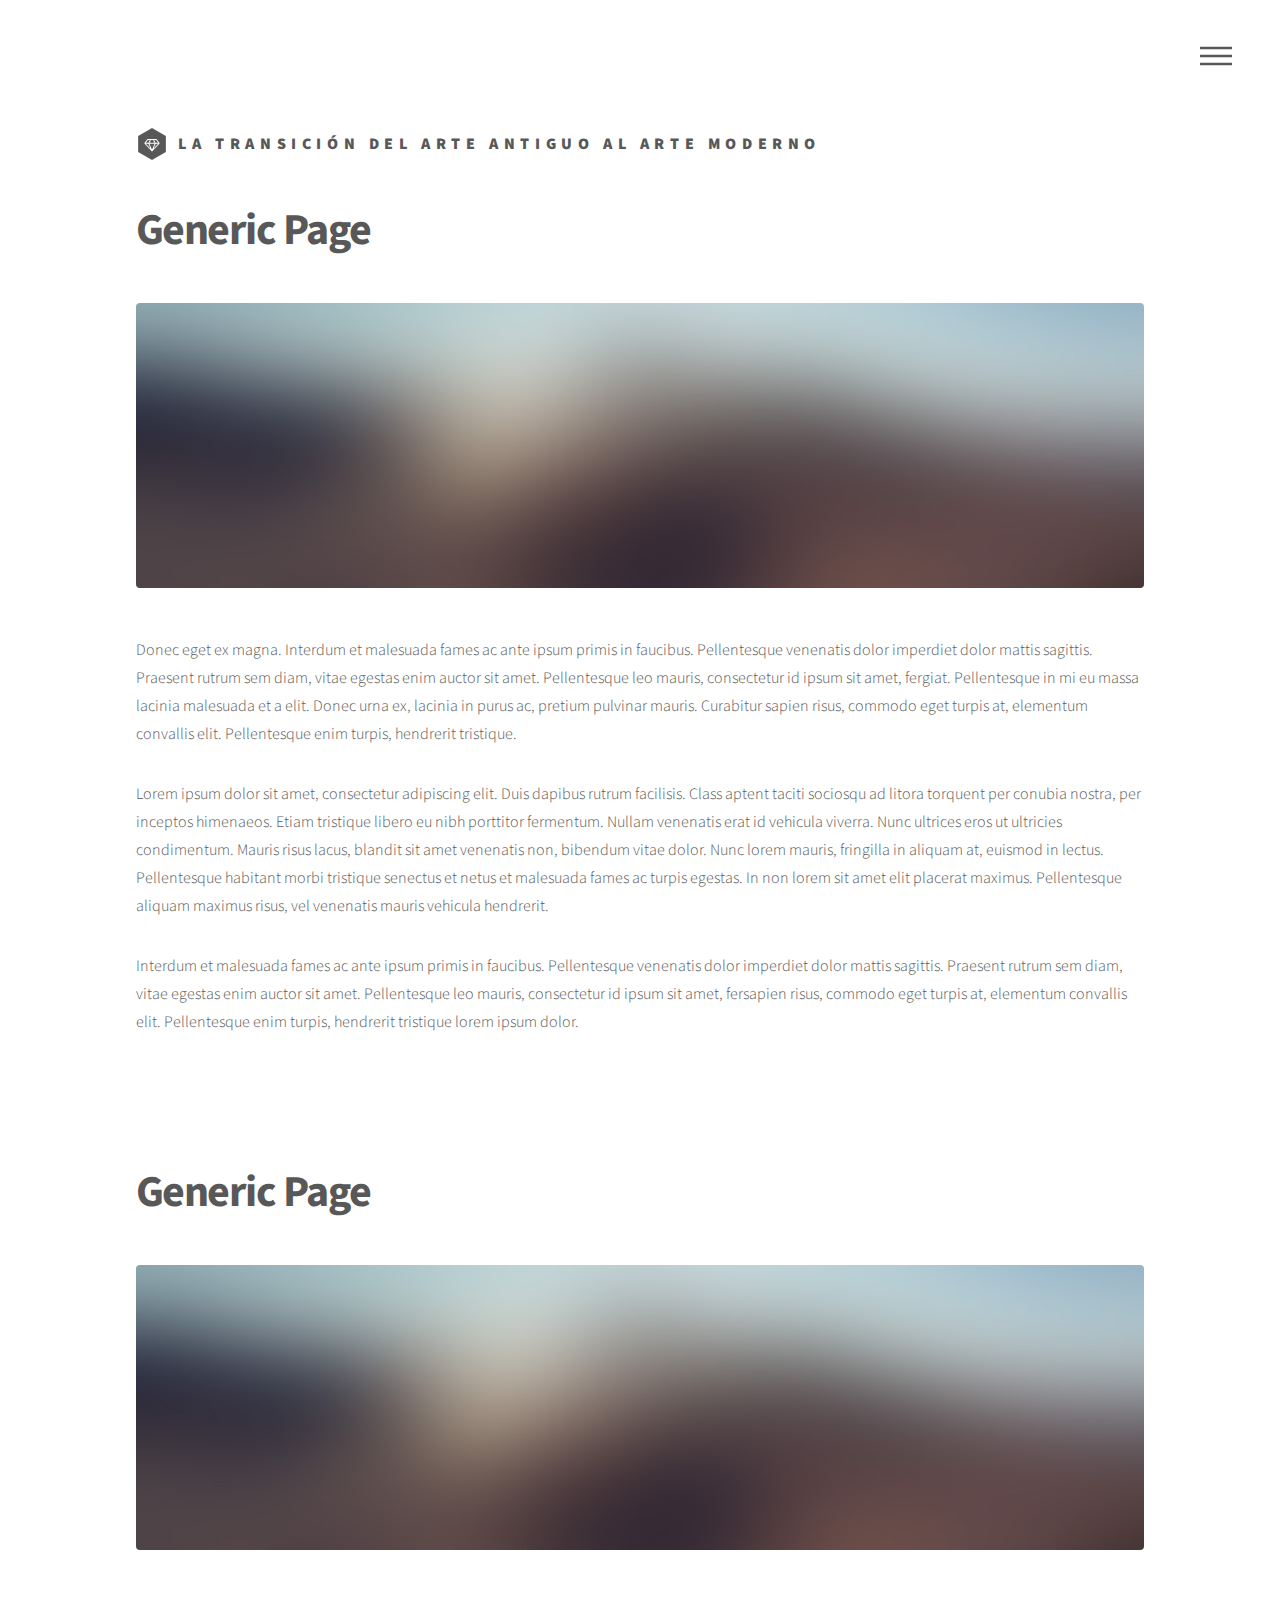
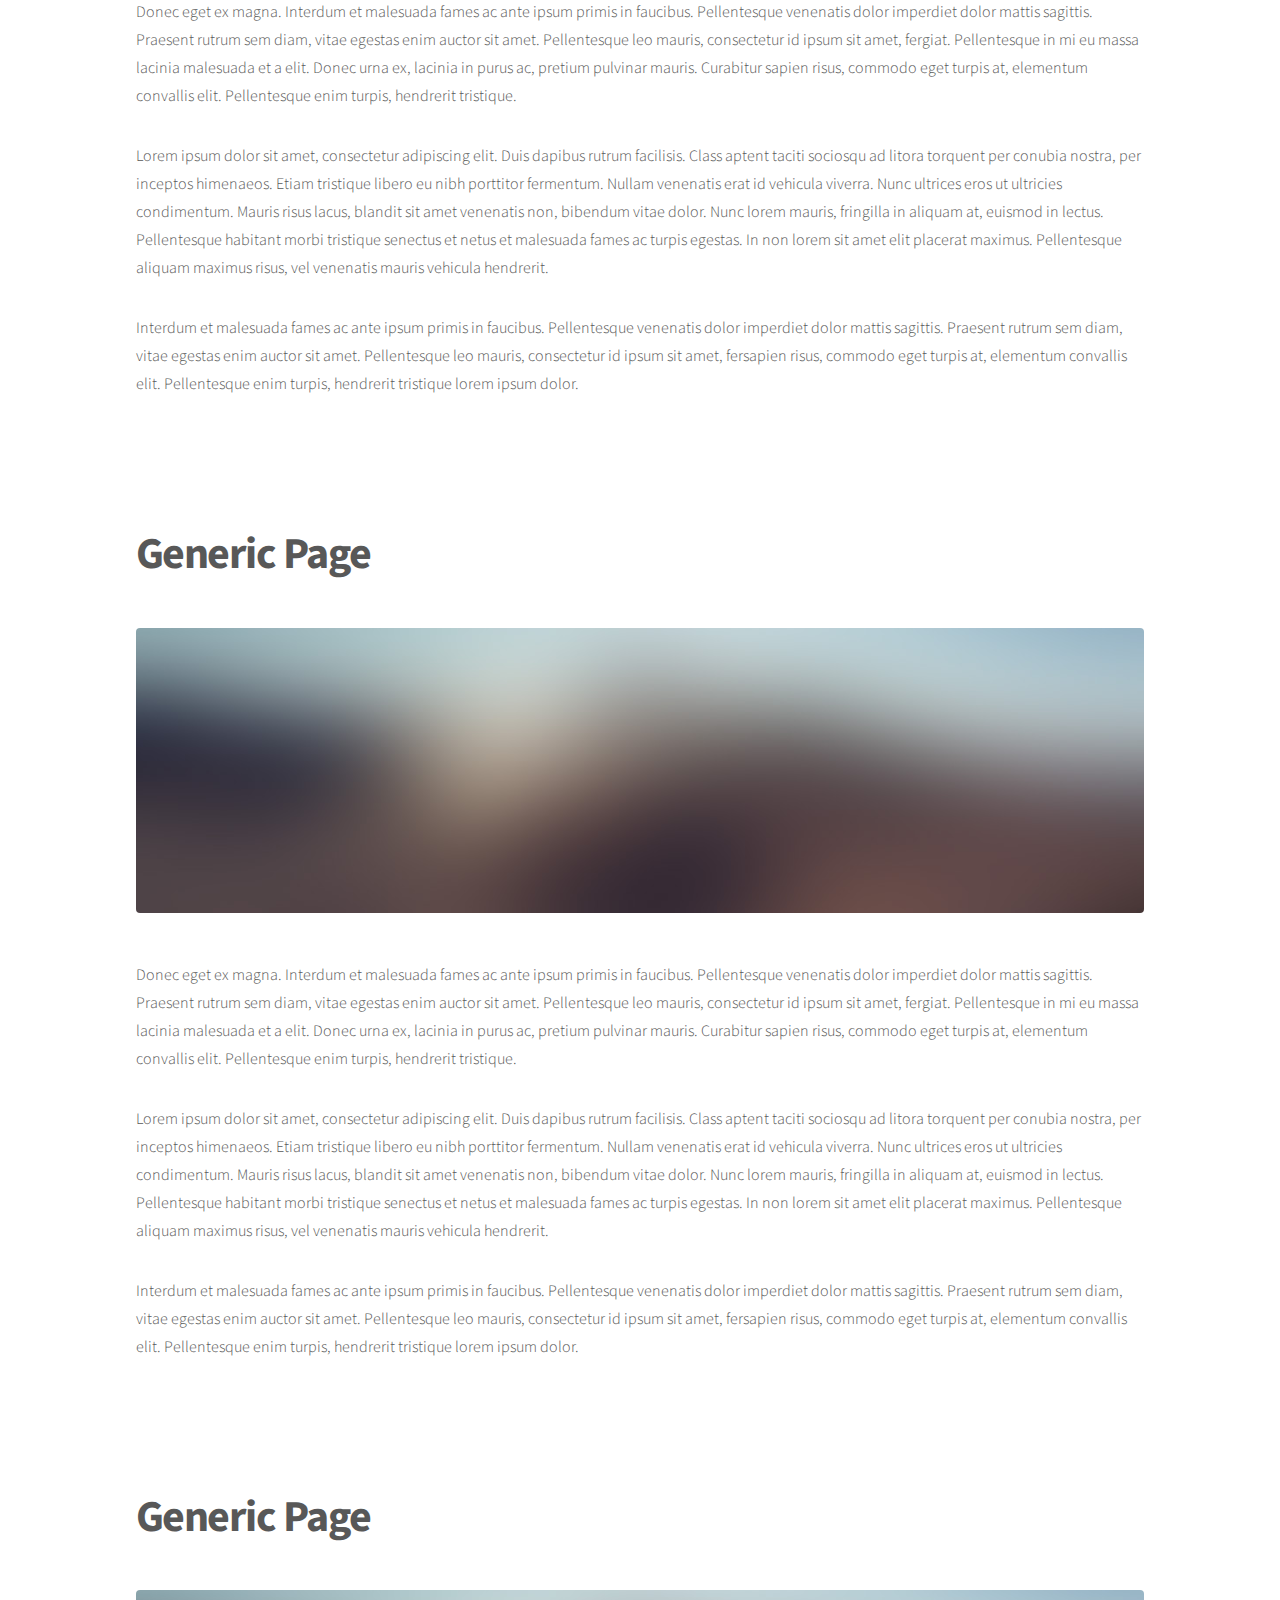
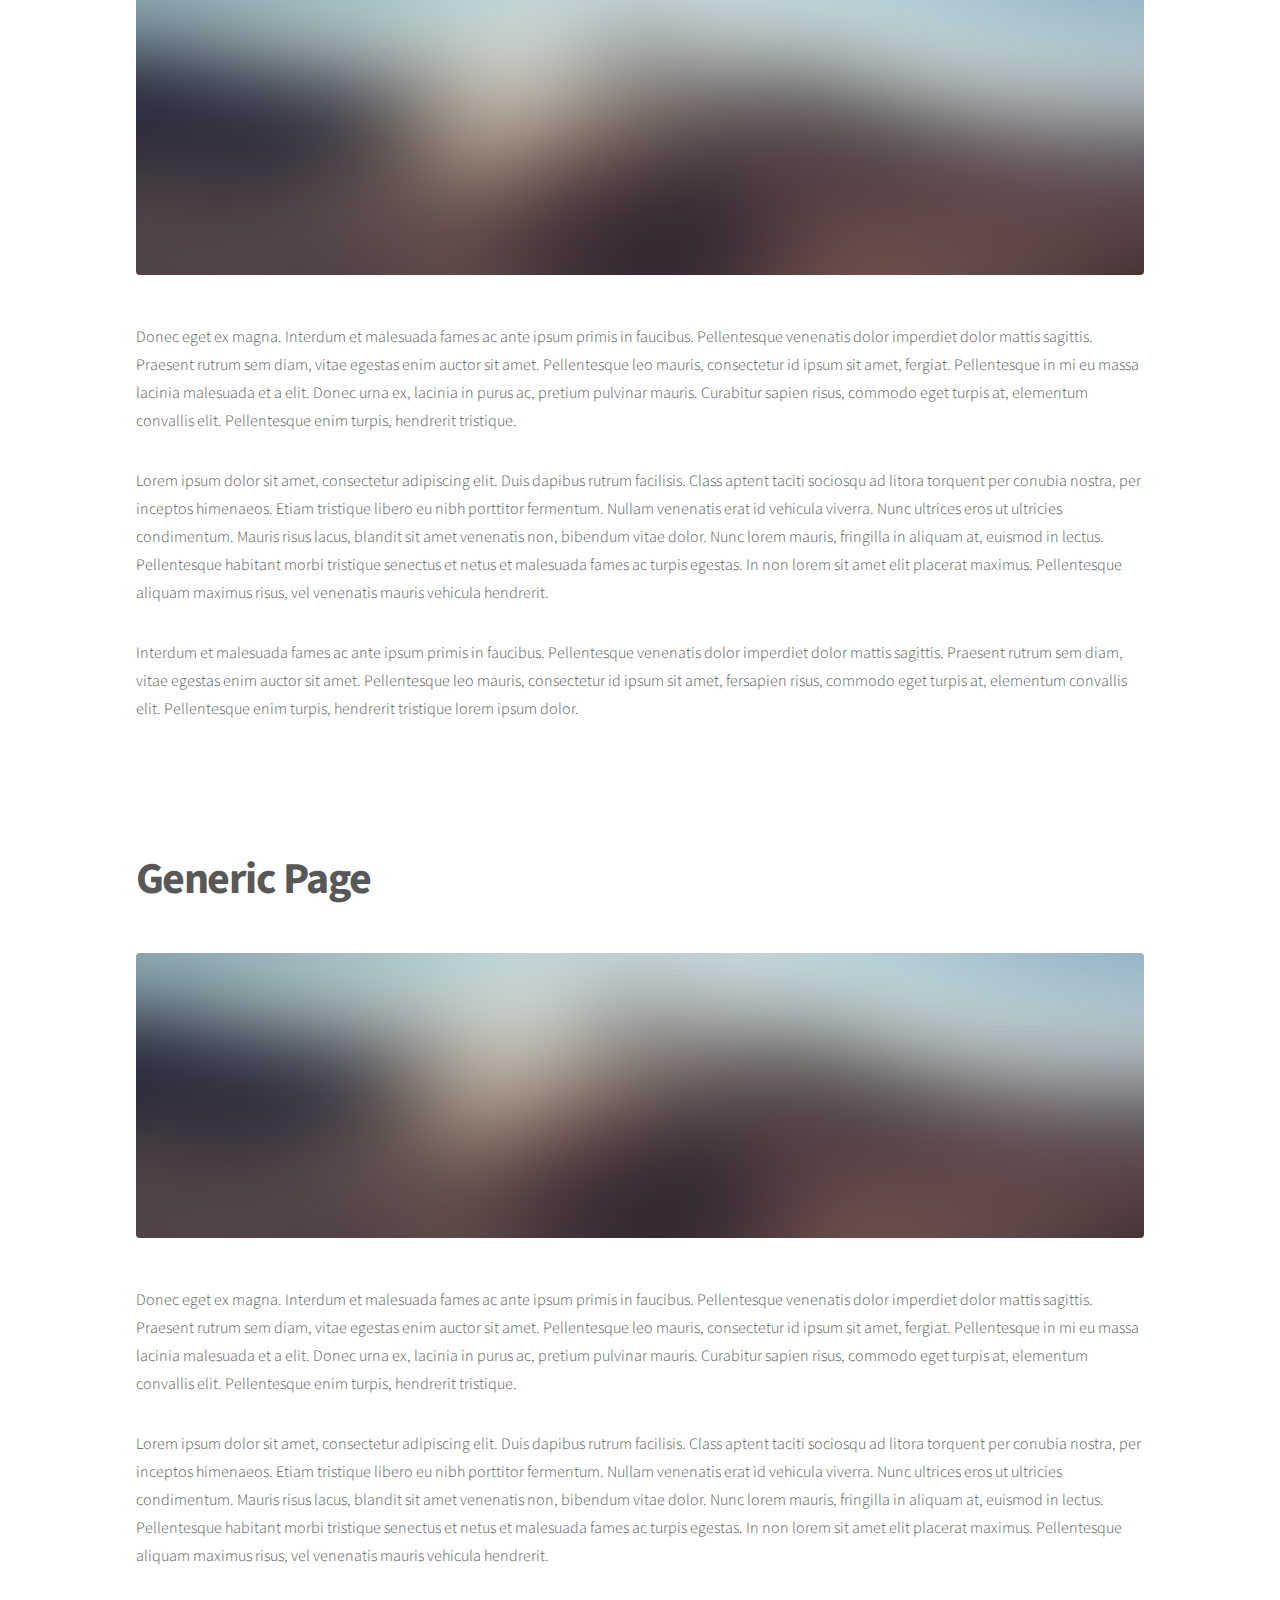
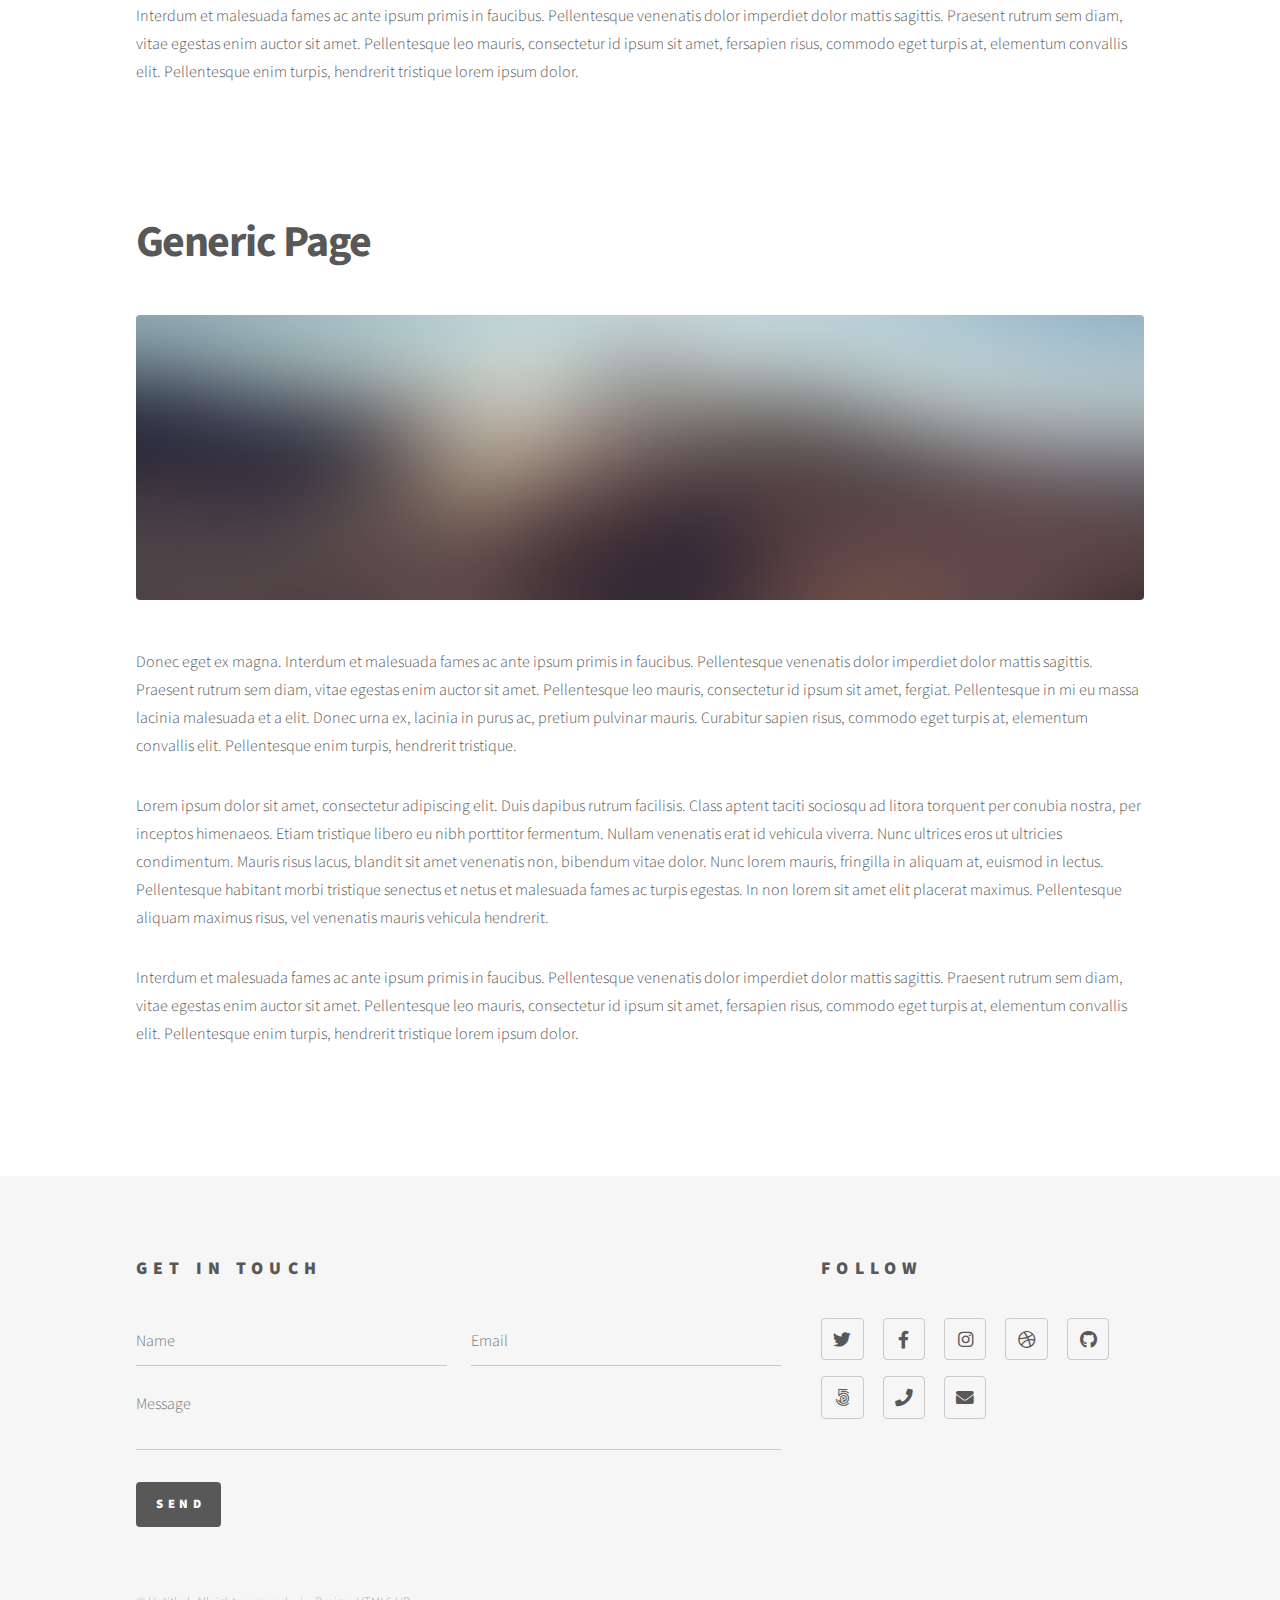
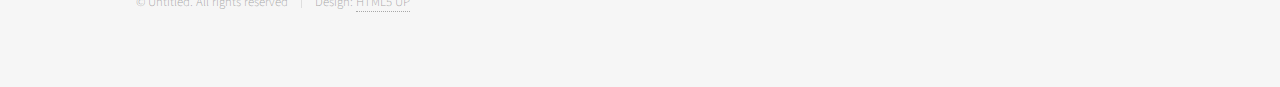
<file: tema2.html>
<!DOCTYPE HTML>
<!--
	Phantom by HTML5 UP
	html5up.net | @ajlkn
	Free for personal and commercial use under the CCA 3.0 license (html5up.net/license)
-->
<html>
	<head>
		<title>TEMA 2</title>
		<meta charset="utf-8" />
		<meta name="viewport" content="width=device-width, initial-scale=1, user-scalable=no" />
		<link rel="stylesheet" href="assets/css/main.css" />
		<noscript><link rel="stylesheet" href="assets/css/noscript.css" /></noscript>
	</head>
	<body class="is-preload">
		<!-- Wrapper -->
			<div id="wrapper">

				<!-- Header -->
					<header id="header">
						<div class="inner">

							<!-- Logo -->
								<a href="index.html" class="logo">
									<span class="symbol"><img src="images/logo.svg" alt="" /></span><span class="title">La transición del Arte Antiguo al Arte Moderno</span>
								</a>

							<!-- Nav -->
								<nav>
									<ul>
										<li><a href="#menu">Menu</a></li>
									</ul>
								</nav>

						</div>
					</header>

				<!-- Menu -->
					<nav id="menu">
						<h2>Menu</h2>
						<ul>
							<li><a href="index.html">Home</a></li>
							<li><a href="generic.html">Ipsum veroeros</a></li>
							<li><a href="generic.html">Tempus etiam</a></li>
							<li><a href="generic.html">Consequat dolor</a></li>
							<li><a href="elements.html">Elements</a></li>
						</ul>
					</nav>

				<!-- Main -->
					<div id="main">
						<div class="inner">
							<h1>Generic Page</h1>
							<span class="image main"><img src="images/pic13.jpg" alt="" /></span>
							<p>Donec eget ex magna. Interdum et malesuada fames ac ante ipsum primis in faucibus. Pellentesque venenatis dolor imperdiet dolor mattis sagittis. Praesent rutrum sem diam, vitae egestas enim auctor sit amet. Pellentesque leo mauris, consectetur id ipsum sit amet, fergiat. Pellentesque in mi eu massa lacinia malesuada et a elit. Donec urna ex, lacinia in purus ac, pretium pulvinar mauris. Curabitur sapien risus, commodo eget turpis at, elementum convallis elit. Pellentesque enim turpis, hendrerit tristique.</p>
							<p>Lorem ipsum dolor sit amet, consectetur adipiscing elit. Duis dapibus rutrum facilisis. Class aptent taciti sociosqu ad litora torquent per conubia nostra, per inceptos himenaeos. Etiam tristique libero eu nibh porttitor fermentum. Nullam venenatis erat id vehicula viverra. Nunc ultrices eros ut ultricies condimentum. Mauris risus lacus, blandit sit amet venenatis non, bibendum vitae dolor. Nunc lorem mauris, fringilla in aliquam at, euismod in lectus. Pellentesque habitant morbi tristique senectus et netus et malesuada fames ac turpis egestas. In non lorem sit amet elit placerat maximus. Pellentesque aliquam maximus risus, vel venenatis mauris vehicula hendrerit.</p>
							<p>Interdum et malesuada fames ac ante ipsum primis in faucibus. Pellentesque venenatis dolor imperdiet dolor mattis sagittis. Praesent rutrum sem diam, vitae egestas enim auctor sit amet. Pellentesque leo mauris, consectetur id ipsum sit amet, fersapien risus, commodo eget turpis at, elementum convallis elit. Pellentesque enim turpis, hendrerit tristique lorem ipsum dolor.</p>
						</div>
					</div>
                    
					<div id="main">
						<div class="inner">
							<h1>Generic Page</h1>
							<span class="image main"><img src="images/pic13.jpg" alt="" /></span>
							<p>Donec eget ex magna. Interdum et malesuada fames ac ante ipsum primis in faucibus. Pellentesque venenatis dolor imperdiet dolor mattis sagittis. Praesent rutrum sem diam, vitae egestas enim auctor sit amet. Pellentesque leo mauris, consectetur id ipsum sit amet, fergiat. Pellentesque in mi eu massa lacinia malesuada et a elit. Donec urna ex, lacinia in purus ac, pretium pulvinar mauris. Curabitur sapien risus, commodo eget turpis at, elementum convallis elit. Pellentesque enim turpis, hendrerit tristique.</p>
							<p>Lorem ipsum dolor sit amet, consectetur adipiscing elit. Duis dapibus rutrum facilisis. Class aptent taciti sociosqu ad litora torquent per conubia nostra, per inceptos himenaeos. Etiam tristique libero eu nibh porttitor fermentum. Nullam venenatis erat id vehicula viverra. Nunc ultrices eros ut ultricies condimentum. Mauris risus lacus, blandit sit amet venenatis non, bibendum vitae dolor. Nunc lorem mauris, fringilla in aliquam at, euismod in lectus. Pellentesque habitant morbi tristique senectus et netus et malesuada fames ac turpis egestas. In non lorem sit amet elit placerat maximus. Pellentesque aliquam maximus risus, vel venenatis mauris vehicula hendrerit.</p>
							<p>Interdum et malesuada fames ac ante ipsum primis in faucibus. Pellentesque venenatis dolor imperdiet dolor mattis sagittis. Praesent rutrum sem diam, vitae egestas enim auctor sit amet. Pellentesque leo mauris, consectetur id ipsum sit amet, fersapien risus, commodo eget turpis at, elementum convallis elit. Pellentesque enim turpis, hendrerit tristique lorem ipsum dolor.</p>
						</div>
					</div>
                    
					<div id="main">
						<div class="inner">
							<h1>Generic Page</h1>
							<span class="image main"><img src="images/pic13.jpg" alt="" /></span>
							<p>Donec eget ex magna. Interdum et malesuada fames ac ante ipsum primis in faucibus. Pellentesque venenatis dolor imperdiet dolor mattis sagittis. Praesent rutrum sem diam, vitae egestas enim auctor sit amet. Pellentesque leo mauris, consectetur id ipsum sit amet, fergiat. Pellentesque in mi eu massa lacinia malesuada et a elit. Donec urna ex, lacinia in purus ac, pretium pulvinar mauris. Curabitur sapien risus, commodo eget turpis at, elementum convallis elit. Pellentesque enim turpis, hendrerit tristique.</p>
							<p>Lorem ipsum dolor sit amet, consectetur adipiscing elit. Duis dapibus rutrum facilisis. Class aptent taciti sociosqu ad litora torquent per conubia nostra, per inceptos himenaeos. Etiam tristique libero eu nibh porttitor fermentum. Nullam venenatis erat id vehicula viverra. Nunc ultrices eros ut ultricies condimentum. Mauris risus lacus, blandit sit amet venenatis non, bibendum vitae dolor. Nunc lorem mauris, fringilla in aliquam at, euismod in lectus. Pellentesque habitant morbi tristique senectus et netus et malesuada fames ac turpis egestas. In non lorem sit amet elit placerat maximus. Pellentesque aliquam maximus risus, vel venenatis mauris vehicula hendrerit.</p>
							<p>Interdum et malesuada fames ac ante ipsum primis in faucibus. Pellentesque venenatis dolor imperdiet dolor mattis sagittis. Praesent rutrum sem diam, vitae egestas enim auctor sit amet. Pellentesque leo mauris, consectetur id ipsum sit amet, fersapien risus, commodo eget turpis at, elementum convallis elit. Pellentesque enim turpis, hendrerit tristique lorem ipsum dolor.</p>
						</div>
					</div>
                    
					<div id="main">
						<div class="inner">
							<h1>Generic Page</h1>
							<span class="image main"><img src="images/pic13.jpg" alt="" /></span>
							<p>Donec eget ex magna. Interdum et malesuada fames ac ante ipsum primis in faucibus. Pellentesque venenatis dolor imperdiet dolor mattis sagittis. Praesent rutrum sem diam, vitae egestas enim auctor sit amet. Pellentesque leo mauris, consectetur id ipsum sit amet, fergiat. Pellentesque in mi eu massa lacinia malesuada et a elit. Donec urna ex, lacinia in purus ac, pretium pulvinar mauris. Curabitur sapien risus, commodo eget turpis at, elementum convallis elit. Pellentesque enim turpis, hendrerit tristique.</p>
							<p>Lorem ipsum dolor sit amet, consectetur adipiscing elit. Duis dapibus rutrum facilisis. Class aptent taciti sociosqu ad litora torquent per conubia nostra, per inceptos himenaeos. Etiam tristique libero eu nibh porttitor fermentum. Nullam venenatis erat id vehicula viverra. Nunc ultrices eros ut ultricies condimentum. Mauris risus lacus, blandit sit amet venenatis non, bibendum vitae dolor. Nunc lorem mauris, fringilla in aliquam at, euismod in lectus. Pellentesque habitant morbi tristique senectus et netus et malesuada fames ac turpis egestas. In non lorem sit amet elit placerat maximus. Pellentesque aliquam maximus risus, vel venenatis mauris vehicula hendrerit.</p>
							<p>Interdum et malesuada fames ac ante ipsum primis in faucibus. Pellentesque venenatis dolor imperdiet dolor mattis sagittis. Praesent rutrum sem diam, vitae egestas enim auctor sit amet. Pellentesque leo mauris, consectetur id ipsum sit amet, fersapien risus, commodo eget turpis at, elementum convallis elit. Pellentesque enim turpis, hendrerit tristique lorem ipsum dolor.</p>
						</div>
					</div>
                    
					<div id="main">
						<div class="inner">
							<h1>Generic Page</h1>
							<span class="image main"><img src="images/pic13.jpg" alt="" /></span>
							<p>Donec eget ex magna. Interdum et malesuada fames ac ante ipsum primis in faucibus. Pellentesque venenatis dolor imperdiet dolor mattis sagittis. Praesent rutrum sem diam, vitae egestas enim auctor sit amet. Pellentesque leo mauris, consectetur id ipsum sit amet, fergiat. Pellentesque in mi eu massa lacinia malesuada et a elit. Donec urna ex, lacinia in purus ac, pretium pulvinar mauris. Curabitur sapien risus, commodo eget turpis at, elementum convallis elit. Pellentesque enim turpis, hendrerit tristique.</p>
							<p>Lorem ipsum dolor sit amet, consectetur adipiscing elit. Duis dapibus rutrum facilisis. Class aptent taciti sociosqu ad litora torquent per conubia nostra, per inceptos himenaeos. Etiam tristique libero eu nibh porttitor fermentum. Nullam venenatis erat id vehicula viverra. Nunc ultrices eros ut ultricies condimentum. Mauris risus lacus, blandit sit amet venenatis non, bibendum vitae dolor. Nunc lorem mauris, fringilla in aliquam at, euismod in lectus. Pellentesque habitant morbi tristique senectus et netus et malesuada fames ac turpis egestas. In non lorem sit amet elit placerat maximus. Pellentesque aliquam maximus risus, vel venenatis mauris vehicula hendrerit.</p>
							<p>Interdum et malesuada fames ac ante ipsum primis in faucibus. Pellentesque venenatis dolor imperdiet dolor mattis sagittis. Praesent rutrum sem diam, vitae egestas enim auctor sit amet. Pellentesque leo mauris, consectetur id ipsum sit amet, fersapien risus, commodo eget turpis at, elementum convallis elit. Pellentesque enim turpis, hendrerit tristique lorem ipsum dolor.</p>
						</div>
					</div>
                    
					<div id="main">
						<div class="inner">
							<h1>Generic Page</h1>
							<span class="image main"><img src="images/pic13.jpg" alt="" /></span>
							<p>Donec eget ex magna. Interdum et malesuada fames ac ante ipsum primis in faucibus. Pellentesque venenatis dolor imperdiet dolor mattis sagittis. Praesent rutrum sem diam, vitae egestas enim auctor sit amet. Pellentesque leo mauris, consectetur id ipsum sit amet, fergiat. Pellentesque in mi eu massa lacinia malesuada et a elit. Donec urna ex, lacinia in purus ac, pretium pulvinar mauris. Curabitur sapien risus, commodo eget turpis at, elementum convallis elit. Pellentesque enim turpis, hendrerit tristique.</p>
							<p>Lorem ipsum dolor sit amet, consectetur adipiscing elit. Duis dapibus rutrum facilisis. Class aptent taciti sociosqu ad litora torquent per conubia nostra, per inceptos himenaeos. Etiam tristique libero eu nibh porttitor fermentum. Nullam venenatis erat id vehicula viverra. Nunc ultrices eros ut ultricies condimentum. Mauris risus lacus, blandit sit amet venenatis non, bibendum vitae dolor. Nunc lorem mauris, fringilla in aliquam at, euismod in lectus. Pellentesque habitant morbi tristique senectus et netus et malesuada fames ac turpis egestas. In non lorem sit amet elit placerat maximus. Pellentesque aliquam maximus risus, vel venenatis mauris vehicula hendrerit.</p>
							<p>Interdum et malesuada fames ac ante ipsum primis in faucibus. Pellentesque venenatis dolor imperdiet dolor mattis sagittis. Praesent rutrum sem diam, vitae egestas enim auctor sit amet. Pellentesque leo mauris, consectetur id ipsum sit amet, fersapien risus, commodo eget turpis at, elementum convallis elit. Pellentesque enim turpis, hendrerit tristique lorem ipsum dolor.</p>
						</div>
					</div>

				<!-- Footer -->
					<footer id="footer">
						<div class="inner">
							<section>
								<h2>Get in touch</h2>
								<form method="post" action="#">
									<div class="fields">
										<div class="field half">
											<input type="text" name="name" id="name" placeholder="Name" />
										</div>
										<div class="field half">
											<input type="email" name="email" id="email" placeholder="Email" />
										</div>
										<div class="field">
											<textarea name="message" id="message" placeholder="Message"></textarea>
										</div>
									</div>
									<ul class="actions">
										<li><input type="submit" value="Send" class="primary" /></li>
									</ul>
								</form>
							</section>
							<section>
								<h2>Follow</h2>
								<ul class="icons">
									<li><a href="#" class="icon brands style2 fa-twitter"><span class="label">Twitter</span></a></li>
									<li><a href="#" class="icon brands style2 fa-facebook-f"><span class="label">Facebook</span></a></li>
									<li><a href="#" class="icon brands style2 fa-instagram"><span class="label">Instagram</span></a></li>
									<li><a href="#" class="icon brands style2 fa-dribbble"><span class="label">Dribbble</span></a></li>
									<li><a href="#" class="icon brands style2 fa-github"><span class="label">GitHub</span></a></li>
									<li><a href="#" class="icon brands style2 fa-500px"><span class="label">500px</span></a></li>
									<li><a href="#" class="icon solid style2 fa-phone"><span class="label">Phone</span></a></li>
									<li><a href="#" class="icon solid style2 fa-envelope"><span class="label">Email</span></a></li>
								</ul>
							</section>
							<ul class="copyright">
								<li>&copy; Untitled. All rights reserved</li><li>Design: <a href="http://html5up.net">HTML5 UP</a></li>
							</ul>
						</div>
					</footer>

			</div>

		<!-- Scripts -->
			<script src="assets/js/jquery.min.js"></script>
			<script src="assets/js/browser.min.js"></script>
			<script src="assets/js/breakpoints.min.js"></script>
			<script src="assets/js/util.js"></script>
			<script src="assets/js/main.js"></script>

	</body>
</html>
</file>
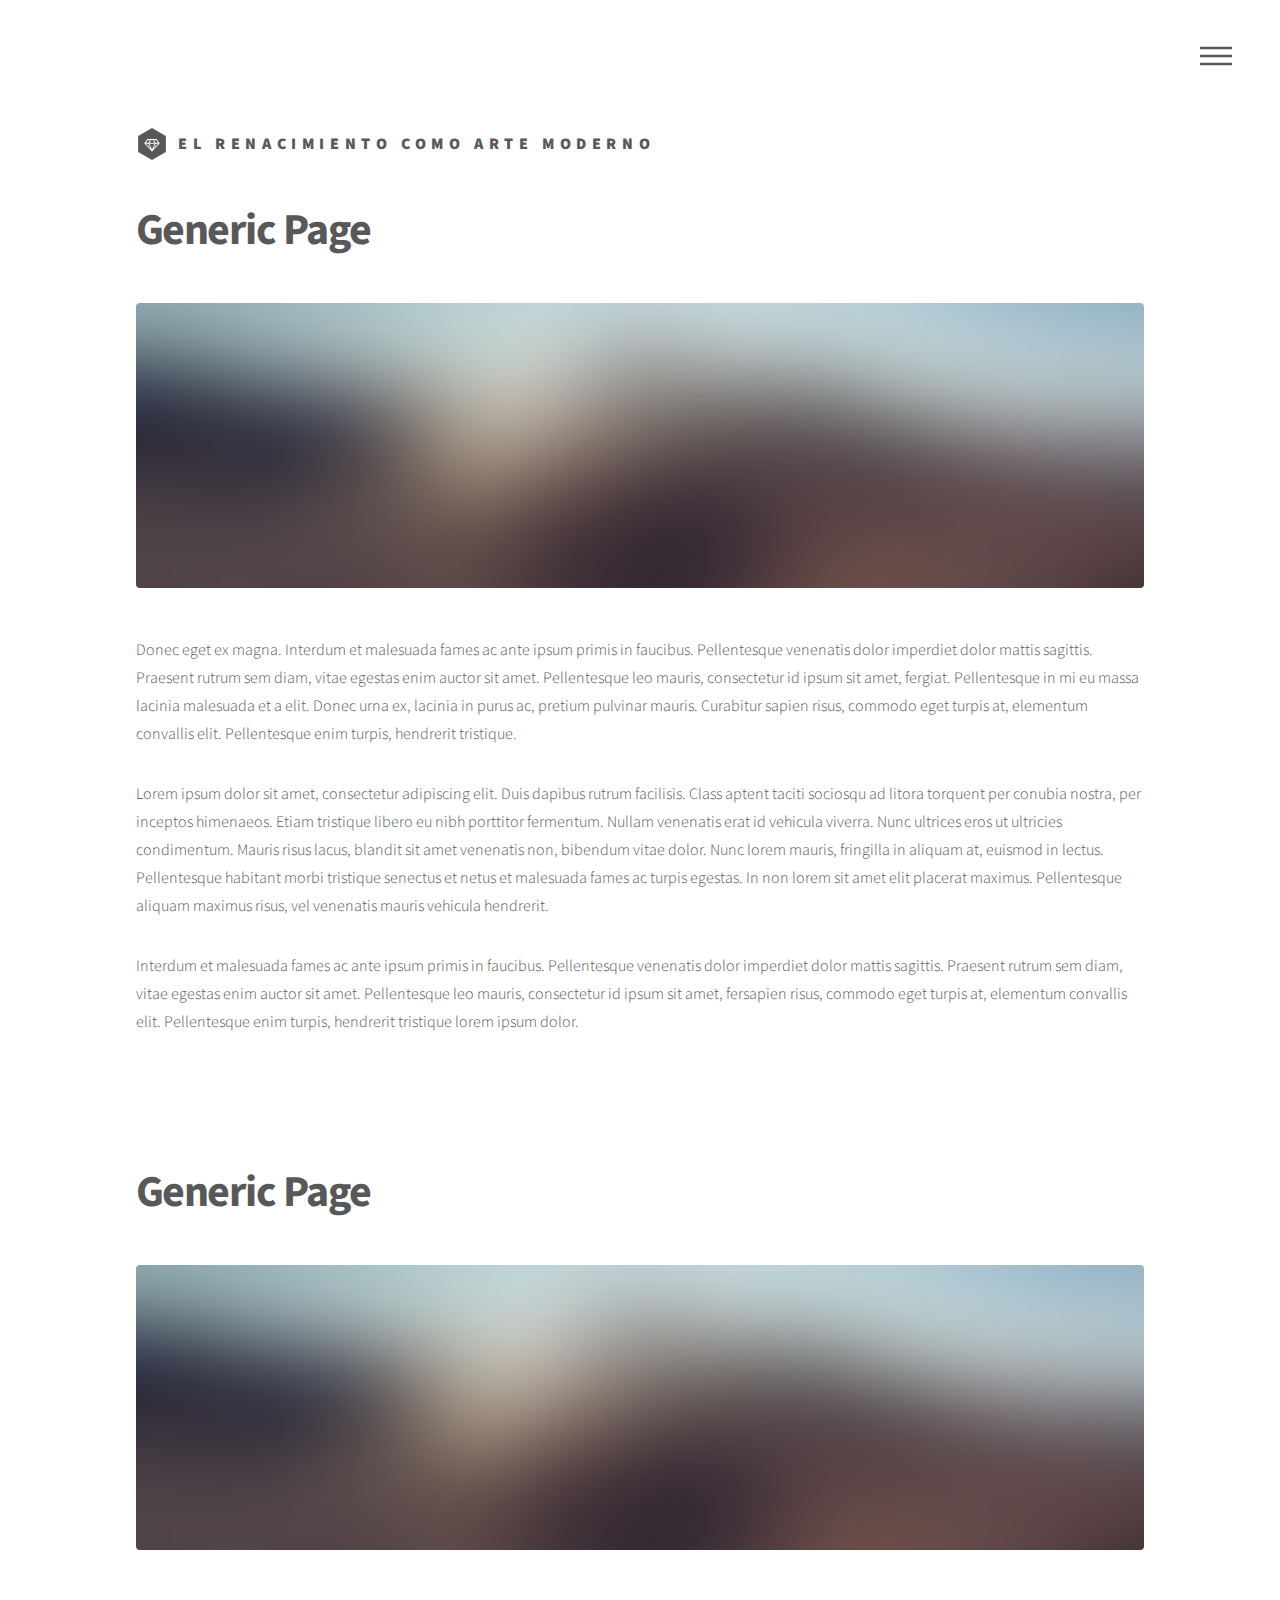
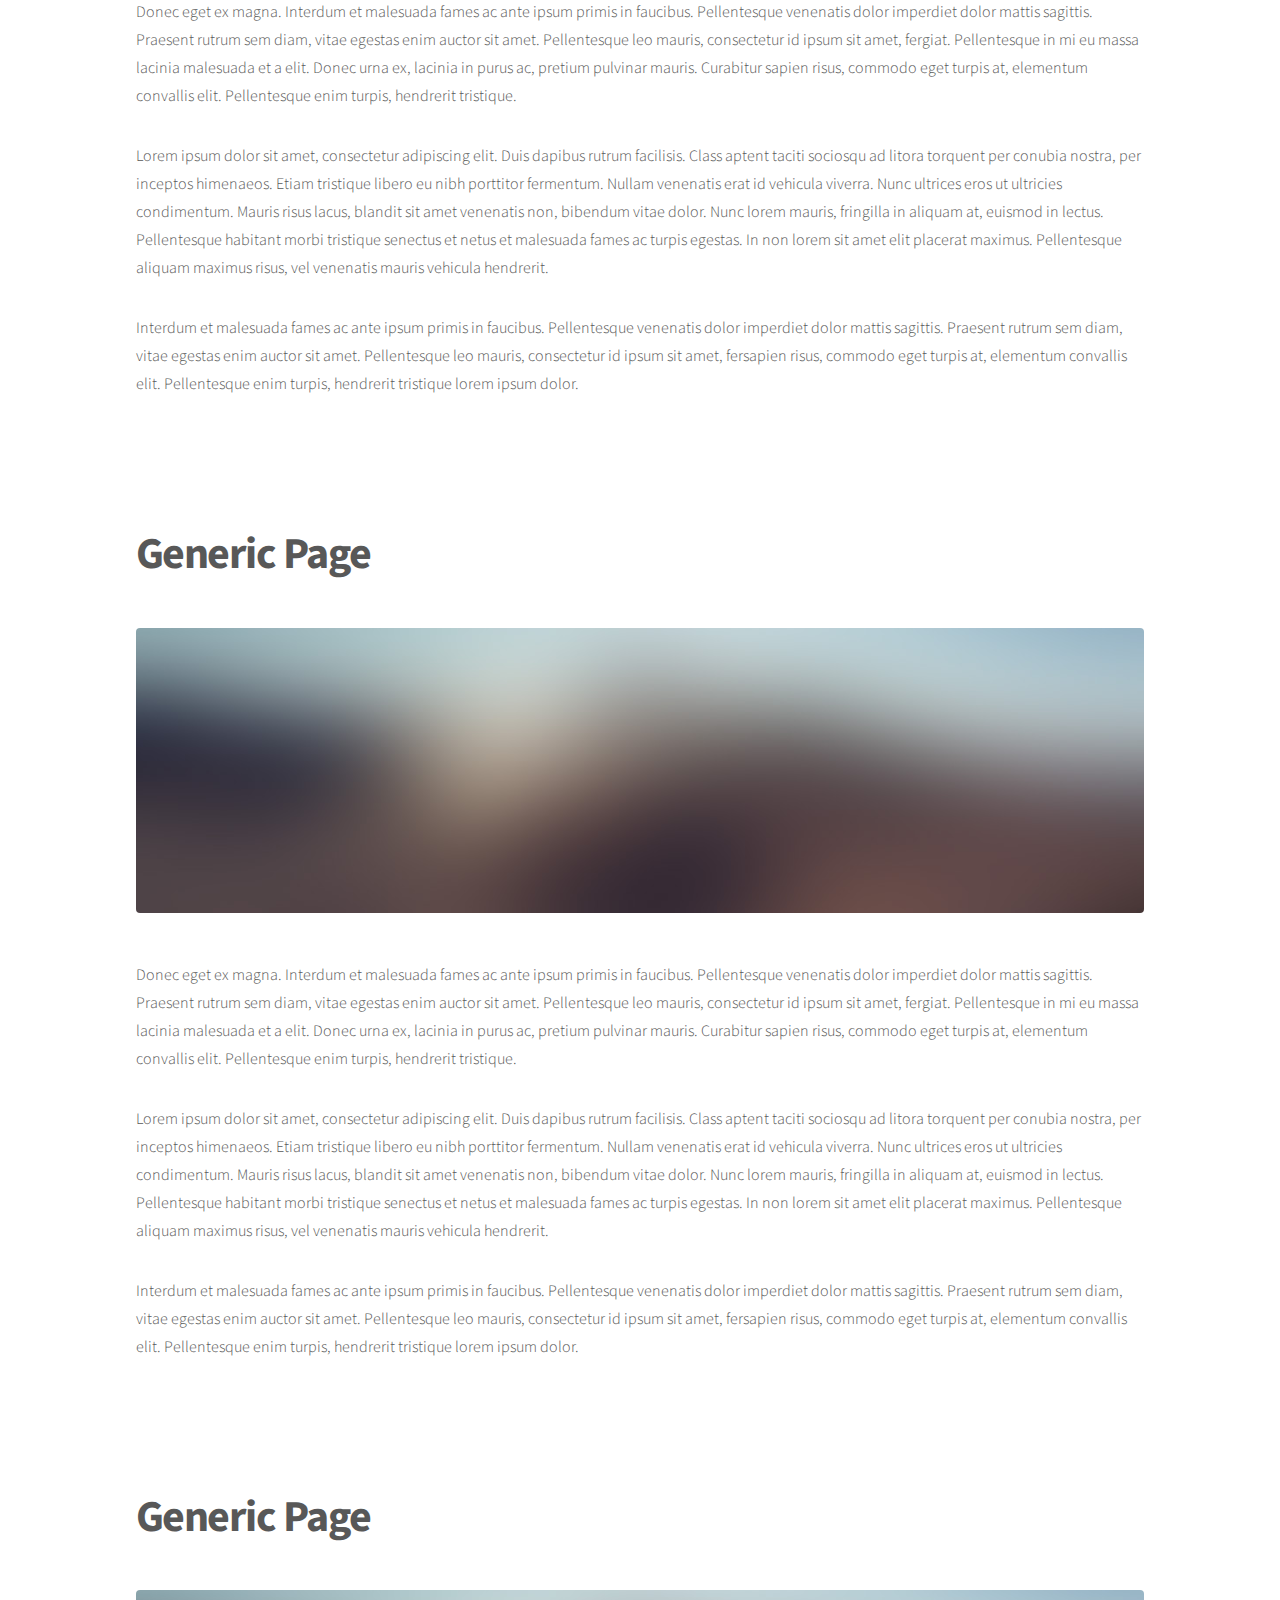
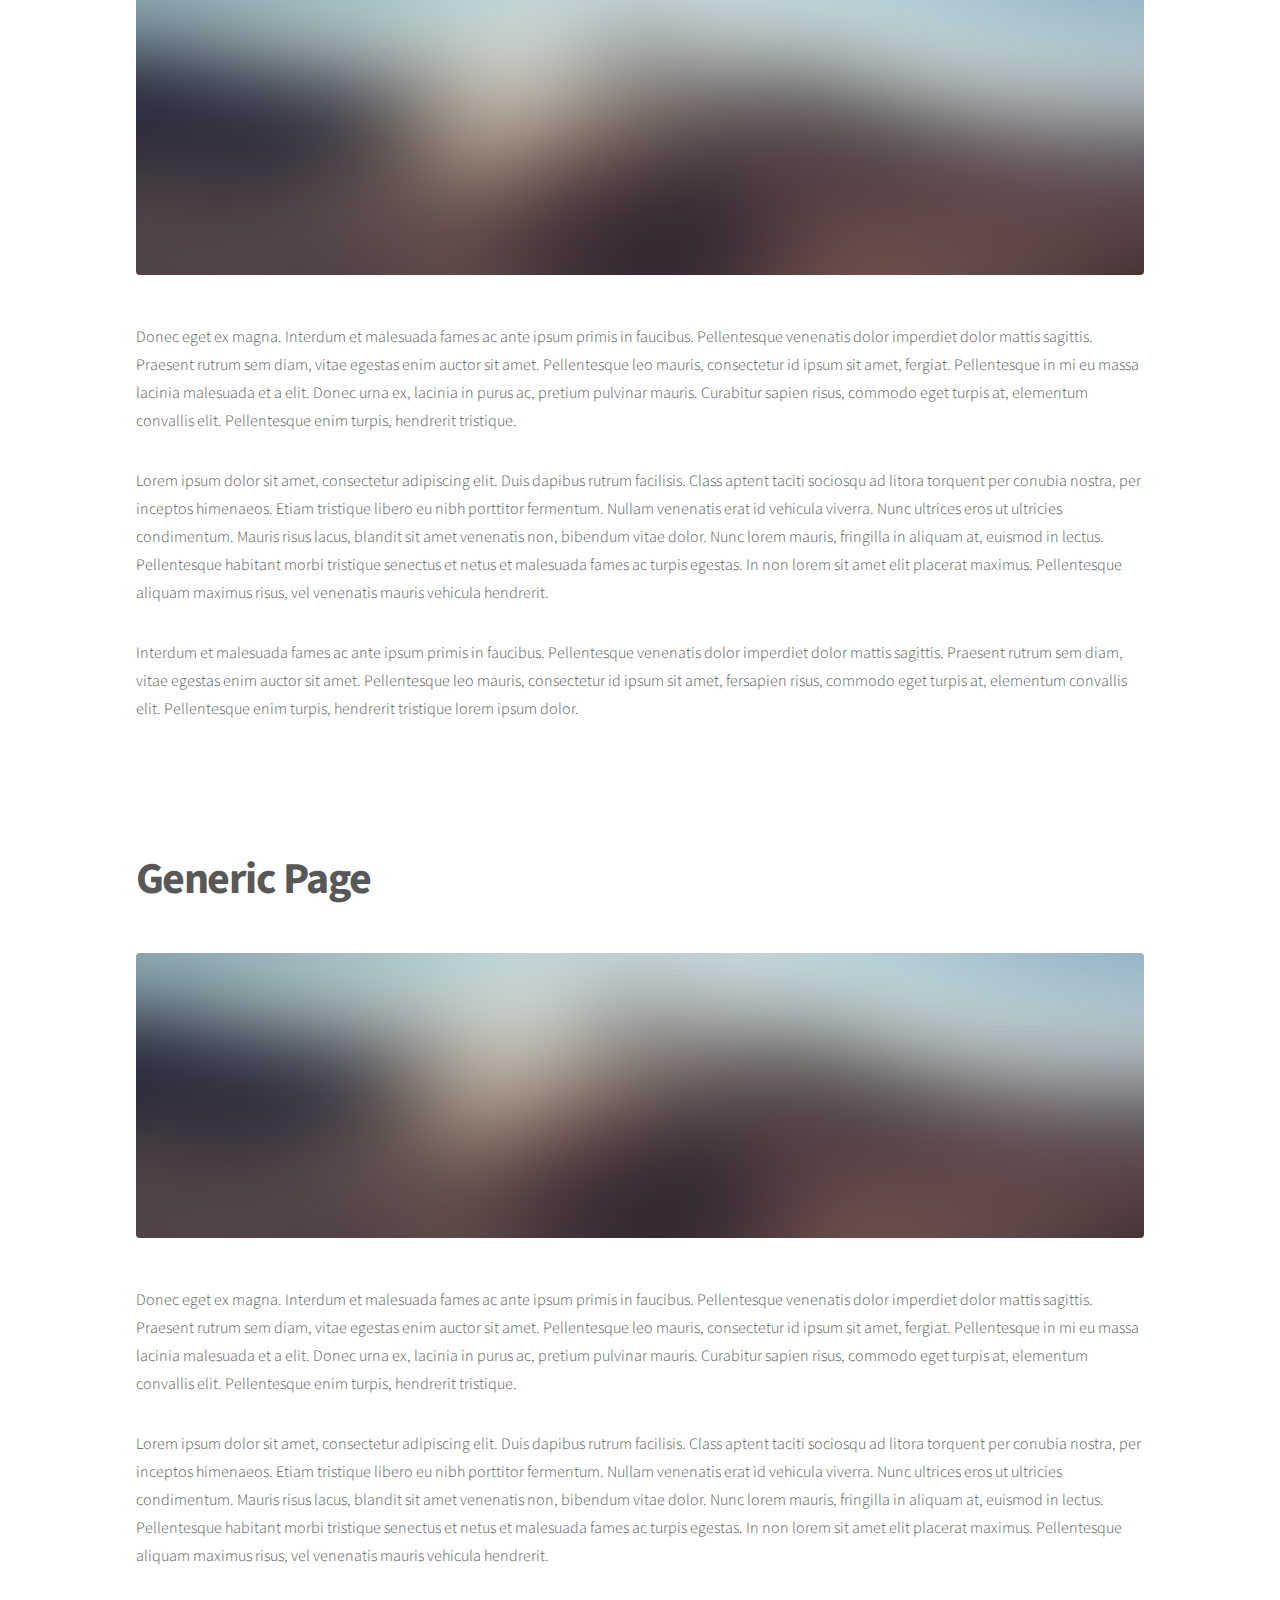
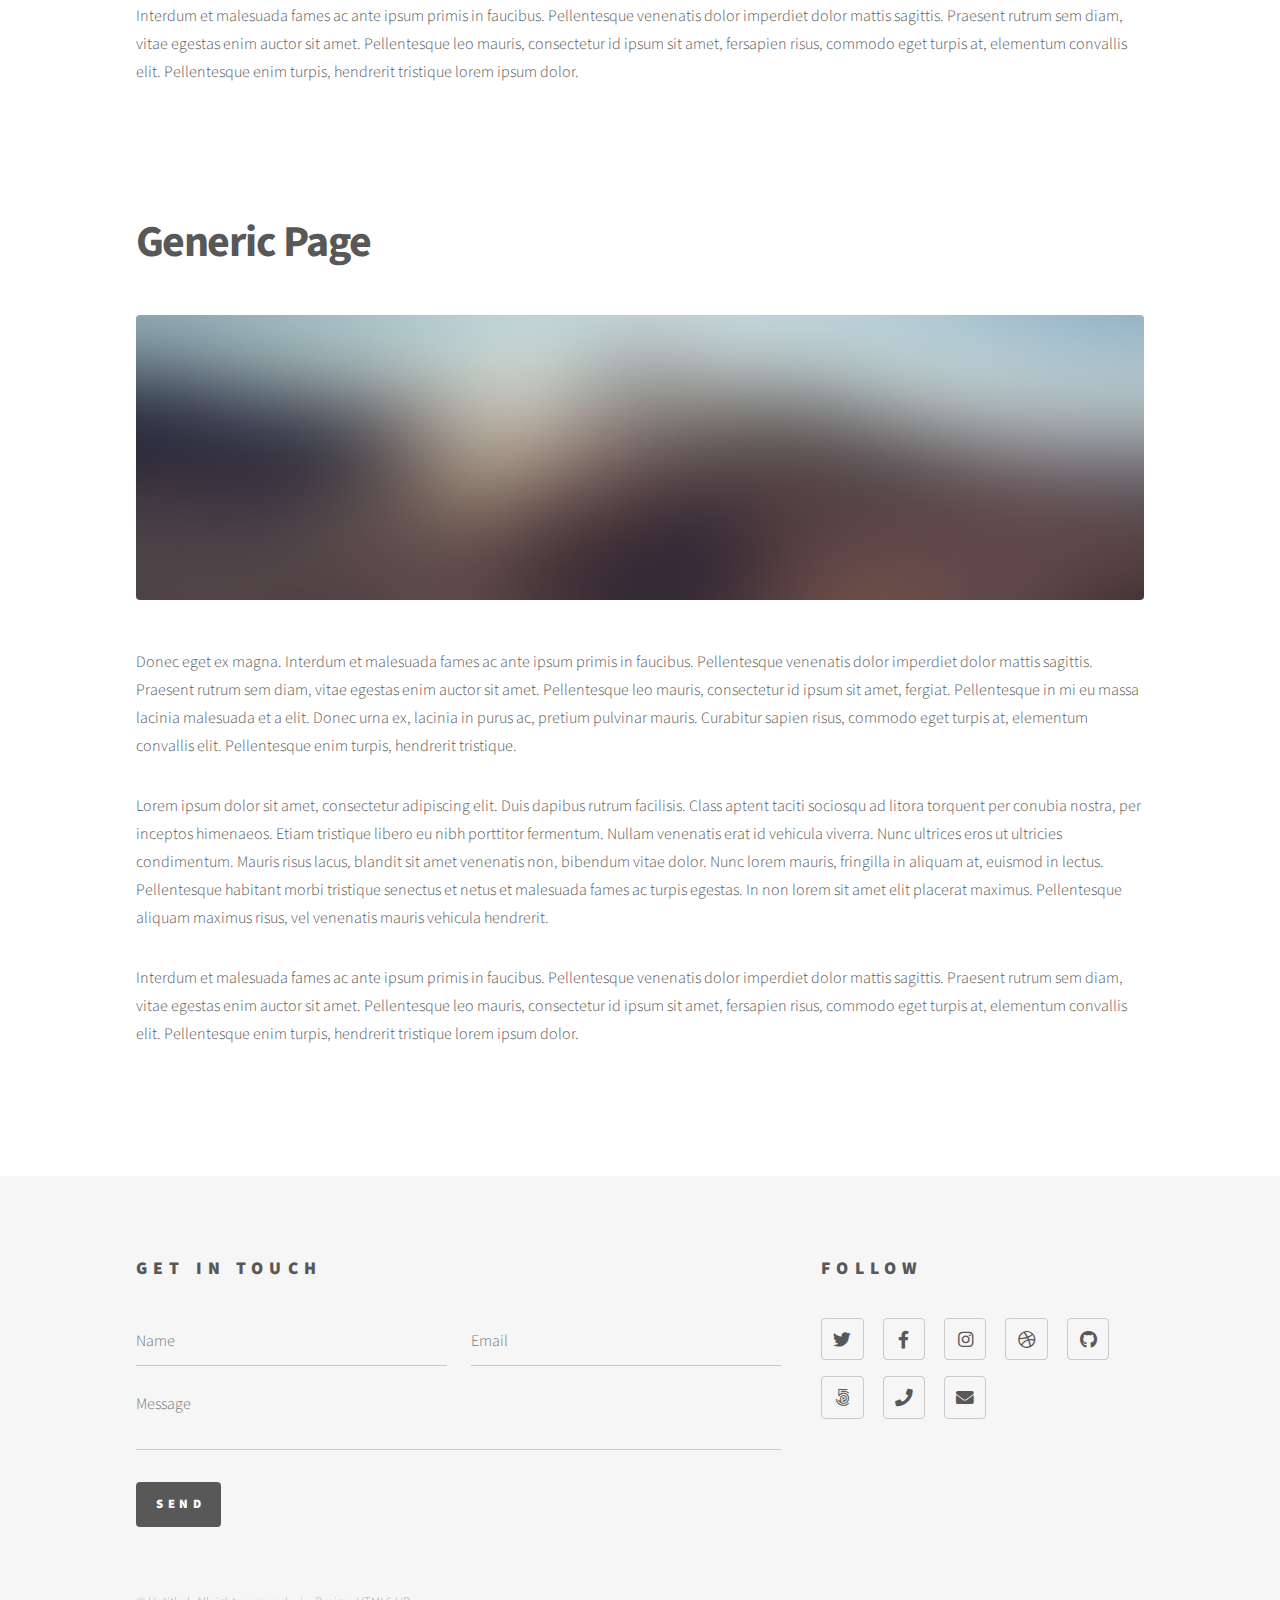
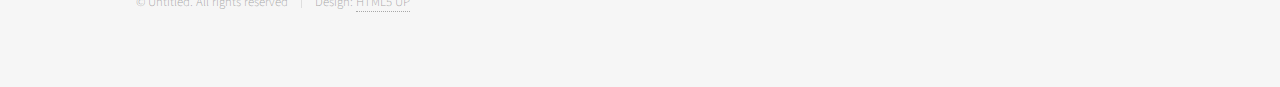
<file: tema3.html>
<!DOCTYPE HTML>
<!--
	Phantom by HTML5 UP
	html5up.net | @ajlkn
	Free for personal and commercial use under the CCA 3.0 license (html5up.net/license)
-->
<html>
	<head>
		<title>TEMA 3</title>
		<meta charset="utf-8" />
		<meta name="viewport" content="width=device-width, initial-scale=1, user-scalable=no" />
		<link rel="stylesheet" href="assets/css/main.css" />
		<noscript><link rel="stylesheet" href="assets/css/noscript.css" /></noscript>
	</head>
	<body class="is-preload">
		<!-- Wrapper -->
			<div id="wrapper">

				<!-- Header -->
					<header id="header">
						<div class="inner">

							<!-- Logo -->
								<a href="index.html" class="logo">
									<span class="symbol"><img src="images/logo.svg" alt="" /></span><span class="title">El Renacimiento como Arte Moderno</span>
								</a>

							<!-- Nav -->
								<nav>
									<ul>
										<li><a href="#menu">Menu</a></li>
									</ul>
								</nav>

						</div>
					</header>

				<!-- Menu -->
					<nav id="menu">
						<h2>Menu</h2>
						<ul>
							<li><a href="index.html">Home</a></li>
							<li><a href="generic.html">Ipsum veroeros</a></li>
							<li><a href="generic.html">Tempus etiam</a></li>
							<li><a href="generic.html">Consequat dolor</a></li>
							<li><a href="elements.html">Elements</a></li>
						</ul>
					</nav>

				<!-- Main -->
					<div id="main">
						<div class="inner">
							<h1>Generic Page</h1>
							<span class="image main"><img src="images/pic13.jpg" alt="" /></span>
							<p>Donec eget ex magna. Interdum et malesuada fames ac ante ipsum primis in faucibus. Pellentesque venenatis dolor imperdiet dolor mattis sagittis. Praesent rutrum sem diam, vitae egestas enim auctor sit amet. Pellentesque leo mauris, consectetur id ipsum sit amet, fergiat. Pellentesque in mi eu massa lacinia malesuada et a elit. Donec urna ex, lacinia in purus ac, pretium pulvinar mauris. Curabitur sapien risus, commodo eget turpis at, elementum convallis elit. Pellentesque enim turpis, hendrerit tristique.</p>
							<p>Lorem ipsum dolor sit amet, consectetur adipiscing elit. Duis dapibus rutrum facilisis. Class aptent taciti sociosqu ad litora torquent per conubia nostra, per inceptos himenaeos. Etiam tristique libero eu nibh porttitor fermentum. Nullam venenatis erat id vehicula viverra. Nunc ultrices eros ut ultricies condimentum. Mauris risus lacus, blandit sit amet venenatis non, bibendum vitae dolor. Nunc lorem mauris, fringilla in aliquam at, euismod in lectus. Pellentesque habitant morbi tristique senectus et netus et malesuada fames ac turpis egestas. In non lorem sit amet elit placerat maximus. Pellentesque aliquam maximus risus, vel venenatis mauris vehicula hendrerit.</p>
							<p>Interdum et malesuada fames ac ante ipsum primis in faucibus. Pellentesque venenatis dolor imperdiet dolor mattis sagittis. Praesent rutrum sem diam, vitae egestas enim auctor sit amet. Pellentesque leo mauris, consectetur id ipsum sit amet, fersapien risus, commodo eget turpis at, elementum convallis elit. Pellentesque enim turpis, hendrerit tristique lorem ipsum dolor.</p>
						</div>
					</div>
                    
					<div id="main">
						<div class="inner">
							<h1>Generic Page</h1>
							<span class="image main"><img src="images/pic13.jpg" alt="" /></span>
							<p>Donec eget ex magna. Interdum et malesuada fames ac ante ipsum primis in faucibus. Pellentesque venenatis dolor imperdiet dolor mattis sagittis. Praesent rutrum sem diam, vitae egestas enim auctor sit amet. Pellentesque leo mauris, consectetur id ipsum sit amet, fergiat. Pellentesque in mi eu massa lacinia malesuada et a elit. Donec urna ex, lacinia in purus ac, pretium pulvinar mauris. Curabitur sapien risus, commodo eget turpis at, elementum convallis elit. Pellentesque enim turpis, hendrerit tristique.</p>
							<p>Lorem ipsum dolor sit amet, consectetur adipiscing elit. Duis dapibus rutrum facilisis. Class aptent taciti sociosqu ad litora torquent per conubia nostra, per inceptos himenaeos. Etiam tristique libero eu nibh porttitor fermentum. Nullam venenatis erat id vehicula viverra. Nunc ultrices eros ut ultricies condimentum. Mauris risus lacus, blandit sit amet venenatis non, bibendum vitae dolor. Nunc lorem mauris, fringilla in aliquam at, euismod in lectus. Pellentesque habitant morbi tristique senectus et netus et malesuada fames ac turpis egestas. In non lorem sit amet elit placerat maximus. Pellentesque aliquam maximus risus, vel venenatis mauris vehicula hendrerit.</p>
							<p>Interdum et malesuada fames ac ante ipsum primis in faucibus. Pellentesque venenatis dolor imperdiet dolor mattis sagittis. Praesent rutrum sem diam, vitae egestas enim auctor sit amet. Pellentesque leo mauris, consectetur id ipsum sit amet, fersapien risus, commodo eget turpis at, elementum convallis elit. Pellentesque enim turpis, hendrerit tristique lorem ipsum dolor.</p>
						</div>
					</div>
                    
					<div id="main">
						<div class="inner">
							<h1>Generic Page</h1>
							<span class="image main"><img src="images/pic13.jpg" alt="" /></span>
							<p>Donec eget ex magna. Interdum et malesuada fames ac ante ipsum primis in faucibus. Pellentesque venenatis dolor imperdiet dolor mattis sagittis. Praesent rutrum sem diam, vitae egestas enim auctor sit amet. Pellentesque leo mauris, consectetur id ipsum sit amet, fergiat. Pellentesque in mi eu massa lacinia malesuada et a elit. Donec urna ex, lacinia in purus ac, pretium pulvinar mauris. Curabitur sapien risus, commodo eget turpis at, elementum convallis elit. Pellentesque enim turpis, hendrerit tristique.</p>
							<p>Lorem ipsum dolor sit amet, consectetur adipiscing elit. Duis dapibus rutrum facilisis. Class aptent taciti sociosqu ad litora torquent per conubia nostra, per inceptos himenaeos. Etiam tristique libero eu nibh porttitor fermentum. Nullam venenatis erat id vehicula viverra. Nunc ultrices eros ut ultricies condimentum. Mauris risus lacus, blandit sit amet venenatis non, bibendum vitae dolor. Nunc lorem mauris, fringilla in aliquam at, euismod in lectus. Pellentesque habitant morbi tristique senectus et netus et malesuada fames ac turpis egestas. In non lorem sit amet elit placerat maximus. Pellentesque aliquam maximus risus, vel venenatis mauris vehicula hendrerit.</p>
							<p>Interdum et malesuada fames ac ante ipsum primis in faucibus. Pellentesque venenatis dolor imperdiet dolor mattis sagittis. Praesent rutrum sem diam, vitae egestas enim auctor sit amet. Pellentesque leo mauris, consectetur id ipsum sit amet, fersapien risus, commodo eget turpis at, elementum convallis elit. Pellentesque enim turpis, hendrerit tristique lorem ipsum dolor.</p>
						</div>
					</div>
                    
					<div id="main">
						<div class="inner">
							<h1>Generic Page</h1>
							<span class="image main"><img src="images/pic13.jpg" alt="" /></span>
							<p>Donec eget ex magna. Interdum et malesuada fames ac ante ipsum primis in faucibus. Pellentesque venenatis dolor imperdiet dolor mattis sagittis. Praesent rutrum sem diam, vitae egestas enim auctor sit amet. Pellentesque leo mauris, consectetur id ipsum sit amet, fergiat. Pellentesque in mi eu massa lacinia malesuada et a elit. Donec urna ex, lacinia in purus ac, pretium pulvinar mauris. Curabitur sapien risus, commodo eget turpis at, elementum convallis elit. Pellentesque enim turpis, hendrerit tristique.</p>
							<p>Lorem ipsum dolor sit amet, consectetur adipiscing elit. Duis dapibus rutrum facilisis. Class aptent taciti sociosqu ad litora torquent per conubia nostra, per inceptos himenaeos. Etiam tristique libero eu nibh porttitor fermentum. Nullam venenatis erat id vehicula viverra. Nunc ultrices eros ut ultricies condimentum. Mauris risus lacus, blandit sit amet venenatis non, bibendum vitae dolor. Nunc lorem mauris, fringilla in aliquam at, euismod in lectus. Pellentesque habitant morbi tristique senectus et netus et malesuada fames ac turpis egestas. In non lorem sit amet elit placerat maximus. Pellentesque aliquam maximus risus, vel venenatis mauris vehicula hendrerit.</p>
							<p>Interdum et malesuada fames ac ante ipsum primis in faucibus. Pellentesque venenatis dolor imperdiet dolor mattis sagittis. Praesent rutrum sem diam, vitae egestas enim auctor sit amet. Pellentesque leo mauris, consectetur id ipsum sit amet, fersapien risus, commodo eget turpis at, elementum convallis elit. Pellentesque enim turpis, hendrerit tristique lorem ipsum dolor.</p>
						</div>
					</div>
                    
					<div id="main">
						<div class="inner">
							<h1>Generic Page</h1>
							<span class="image main"><img src="images/pic13.jpg" alt="" /></span>
							<p>Donec eget ex magna. Interdum et malesuada fames ac ante ipsum primis in faucibus. Pellentesque venenatis dolor imperdiet dolor mattis sagittis. Praesent rutrum sem diam, vitae egestas enim auctor sit amet. Pellentesque leo mauris, consectetur id ipsum sit amet, fergiat. Pellentesque in mi eu massa lacinia malesuada et a elit. Donec urna ex, lacinia in purus ac, pretium pulvinar mauris. Curabitur sapien risus, commodo eget turpis at, elementum convallis elit. Pellentesque enim turpis, hendrerit tristique.</p>
							<p>Lorem ipsum dolor sit amet, consectetur adipiscing elit. Duis dapibus rutrum facilisis. Class aptent taciti sociosqu ad litora torquent per conubia nostra, per inceptos himenaeos. Etiam tristique libero eu nibh porttitor fermentum. Nullam venenatis erat id vehicula viverra. Nunc ultrices eros ut ultricies condimentum. Mauris risus lacus, blandit sit amet venenatis non, bibendum vitae dolor. Nunc lorem mauris, fringilla in aliquam at, euismod in lectus. Pellentesque habitant morbi tristique senectus et netus et malesuada fames ac turpis egestas. In non lorem sit amet elit placerat maximus. Pellentesque aliquam maximus risus, vel venenatis mauris vehicula hendrerit.</p>
							<p>Interdum et malesuada fames ac ante ipsum primis in faucibus. Pellentesque venenatis dolor imperdiet dolor mattis sagittis. Praesent rutrum sem diam, vitae egestas enim auctor sit amet. Pellentesque leo mauris, consectetur id ipsum sit amet, fersapien risus, commodo eget turpis at, elementum convallis elit. Pellentesque enim turpis, hendrerit tristique lorem ipsum dolor.</p>
						</div>
					</div>
                    
					<div id="main">
						<div class="inner">
							<h1>Generic Page</h1>
							<span class="image main"><img src="images/pic13.jpg" alt="" /></span>
							<p>Donec eget ex magna. Interdum et malesuada fames ac ante ipsum primis in faucibus. Pellentesque venenatis dolor imperdiet dolor mattis sagittis. Praesent rutrum sem diam, vitae egestas enim auctor sit amet. Pellentesque leo mauris, consectetur id ipsum sit amet, fergiat. Pellentesque in mi eu massa lacinia malesuada et a elit. Donec urna ex, lacinia in purus ac, pretium pulvinar mauris. Curabitur sapien risus, commodo eget turpis at, elementum convallis elit. Pellentesque enim turpis, hendrerit tristique.</p>
							<p>Lorem ipsum dolor sit amet, consectetur adipiscing elit. Duis dapibus rutrum facilisis. Class aptent taciti sociosqu ad litora torquent per conubia nostra, per inceptos himenaeos. Etiam tristique libero eu nibh porttitor fermentum. Nullam venenatis erat id vehicula viverra. Nunc ultrices eros ut ultricies condimentum. Mauris risus lacus, blandit sit amet venenatis non, bibendum vitae dolor. Nunc lorem mauris, fringilla in aliquam at, euismod in lectus. Pellentesque habitant morbi tristique senectus et netus et malesuada fames ac turpis egestas. In non lorem sit amet elit placerat maximus. Pellentesque aliquam maximus risus, vel venenatis mauris vehicula hendrerit.</p>
							<p>Interdum et malesuada fames ac ante ipsum primis in faucibus. Pellentesque venenatis dolor imperdiet dolor mattis sagittis. Praesent rutrum sem diam, vitae egestas enim auctor sit amet. Pellentesque leo mauris, consectetur id ipsum sit amet, fersapien risus, commodo eget turpis at, elementum convallis elit. Pellentesque enim turpis, hendrerit tristique lorem ipsum dolor.</p>
						</div>
					</div>

				<!-- Footer -->
					<footer id="footer">
						<div class="inner">
							<section>
								<h2>Get in touch</h2>
								<form method="post" action="#">
									<div class="fields">
										<div class="field half">
											<input type="text" name="name" id="name" placeholder="Name" />
										</div>
										<div class="field half">
											<input type="email" name="email" id="email" placeholder="Email" />
										</div>
										<div class="field">
											<textarea name="message" id="message" placeholder="Message"></textarea>
										</div>
									</div>
									<ul class="actions">
										<li><input type="submit" value="Send" class="primary" /></li>
									</ul>
								</form>
							</section>
							<section>
								<h2>Follow</h2>
								<ul class="icons">
									<li><a href="#" class="icon brands style2 fa-twitter"><span class="label">Twitter</span></a></li>
									<li><a href="#" class="icon brands style2 fa-facebook-f"><span class="label">Facebook</span></a></li>
									<li><a href="#" class="icon brands style2 fa-instagram"><span class="label">Instagram</span></a></li>
									<li><a href="#" class="icon brands style2 fa-dribbble"><span class="label">Dribbble</span></a></li>
									<li><a href="#" class="icon brands style2 fa-github"><span class="label">GitHub</span></a></li>
									<li><a href="#" class="icon brands style2 fa-500px"><span class="label">500px</span></a></li>
									<li><a href="#" class="icon solid style2 fa-phone"><span class="label">Phone</span></a></li>
									<li><a href="#" class="icon solid style2 fa-envelope"><span class="label">Email</span></a></li>
								</ul>
							</section>
							<ul class="copyright">
								<li>&copy; Untitled. All rights reserved</li><li>Design: <a href="http://html5up.net">HTML5 UP</a></li>
							</ul>
						</div>
					</footer>

			</div>

		<!-- Scripts -->
			<script src="assets/js/jquery.min.js"></script>
			<script src="assets/js/browser.min.js"></script>
			<script src="assets/js/breakpoints.min.js"></script>
			<script src="assets/js/util.js"></script>
			<script src="assets/js/main.js"></script>

	</body>
</html>
</file>
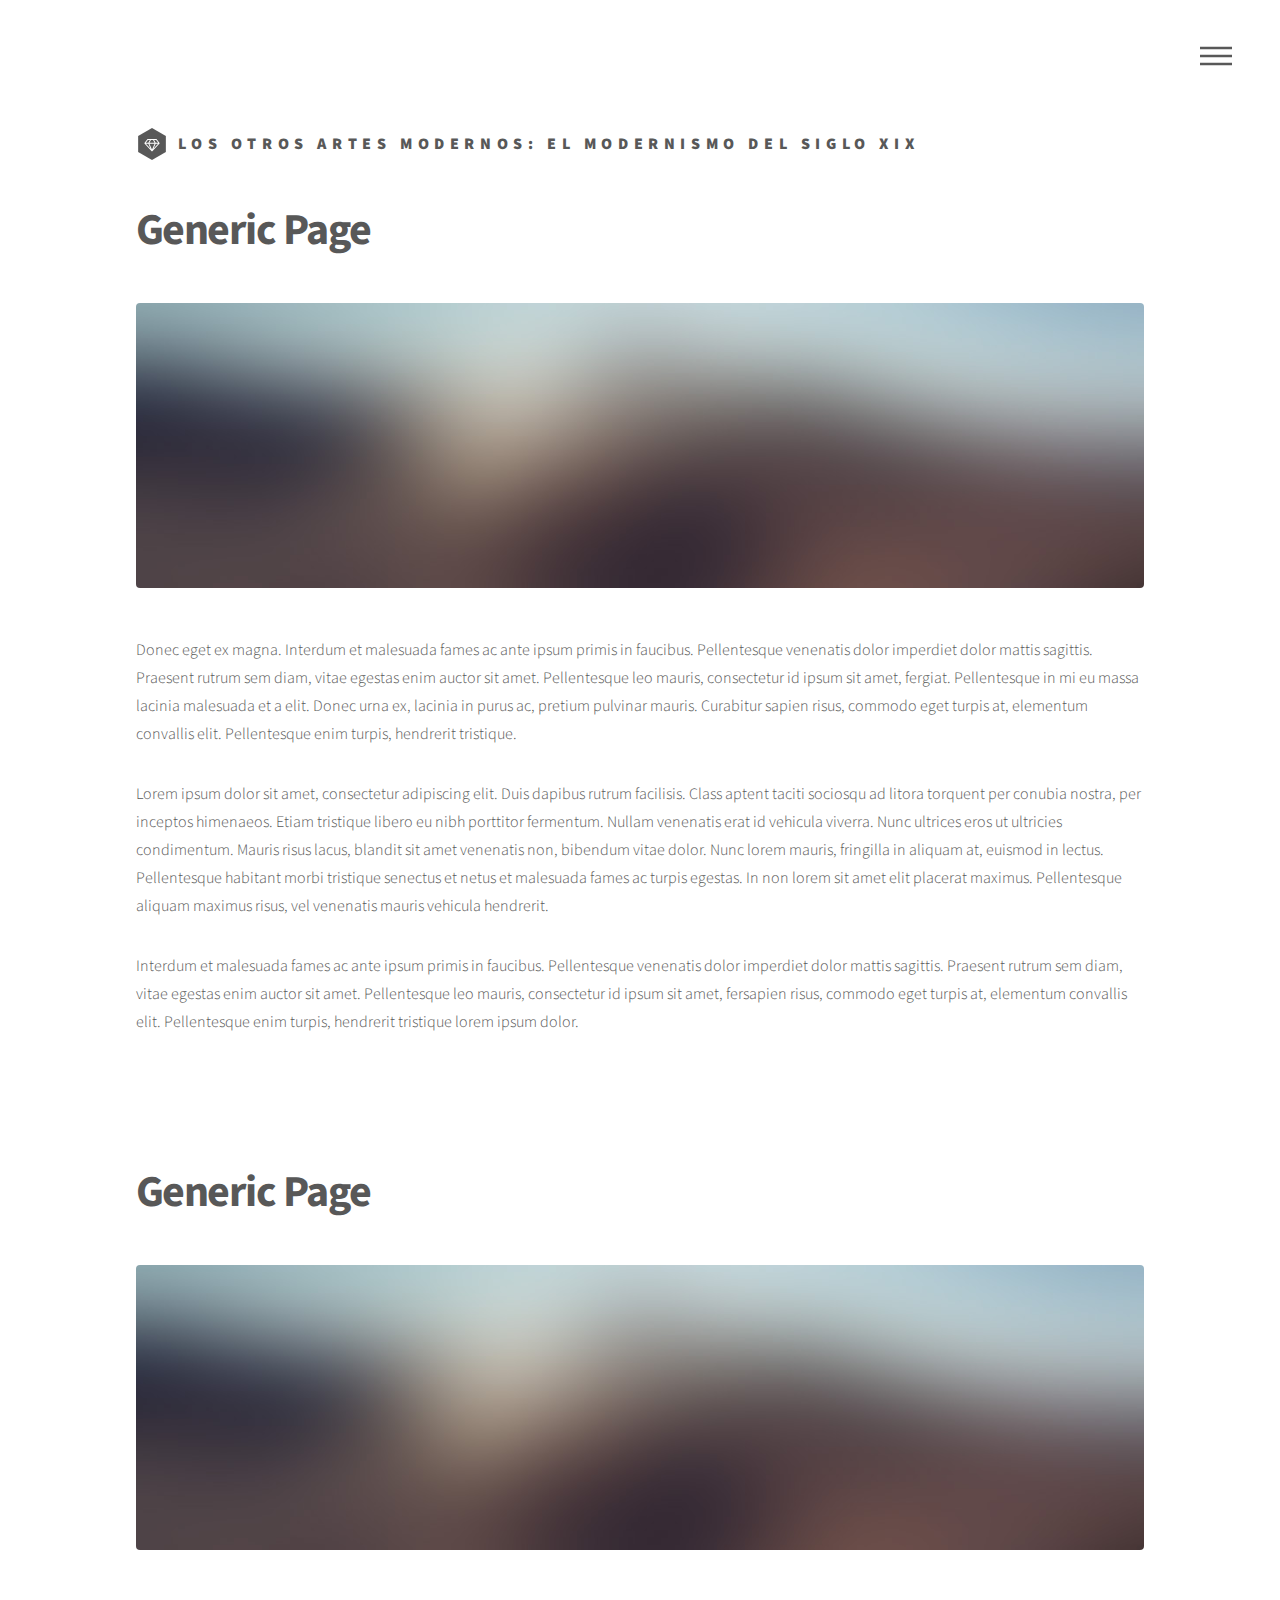
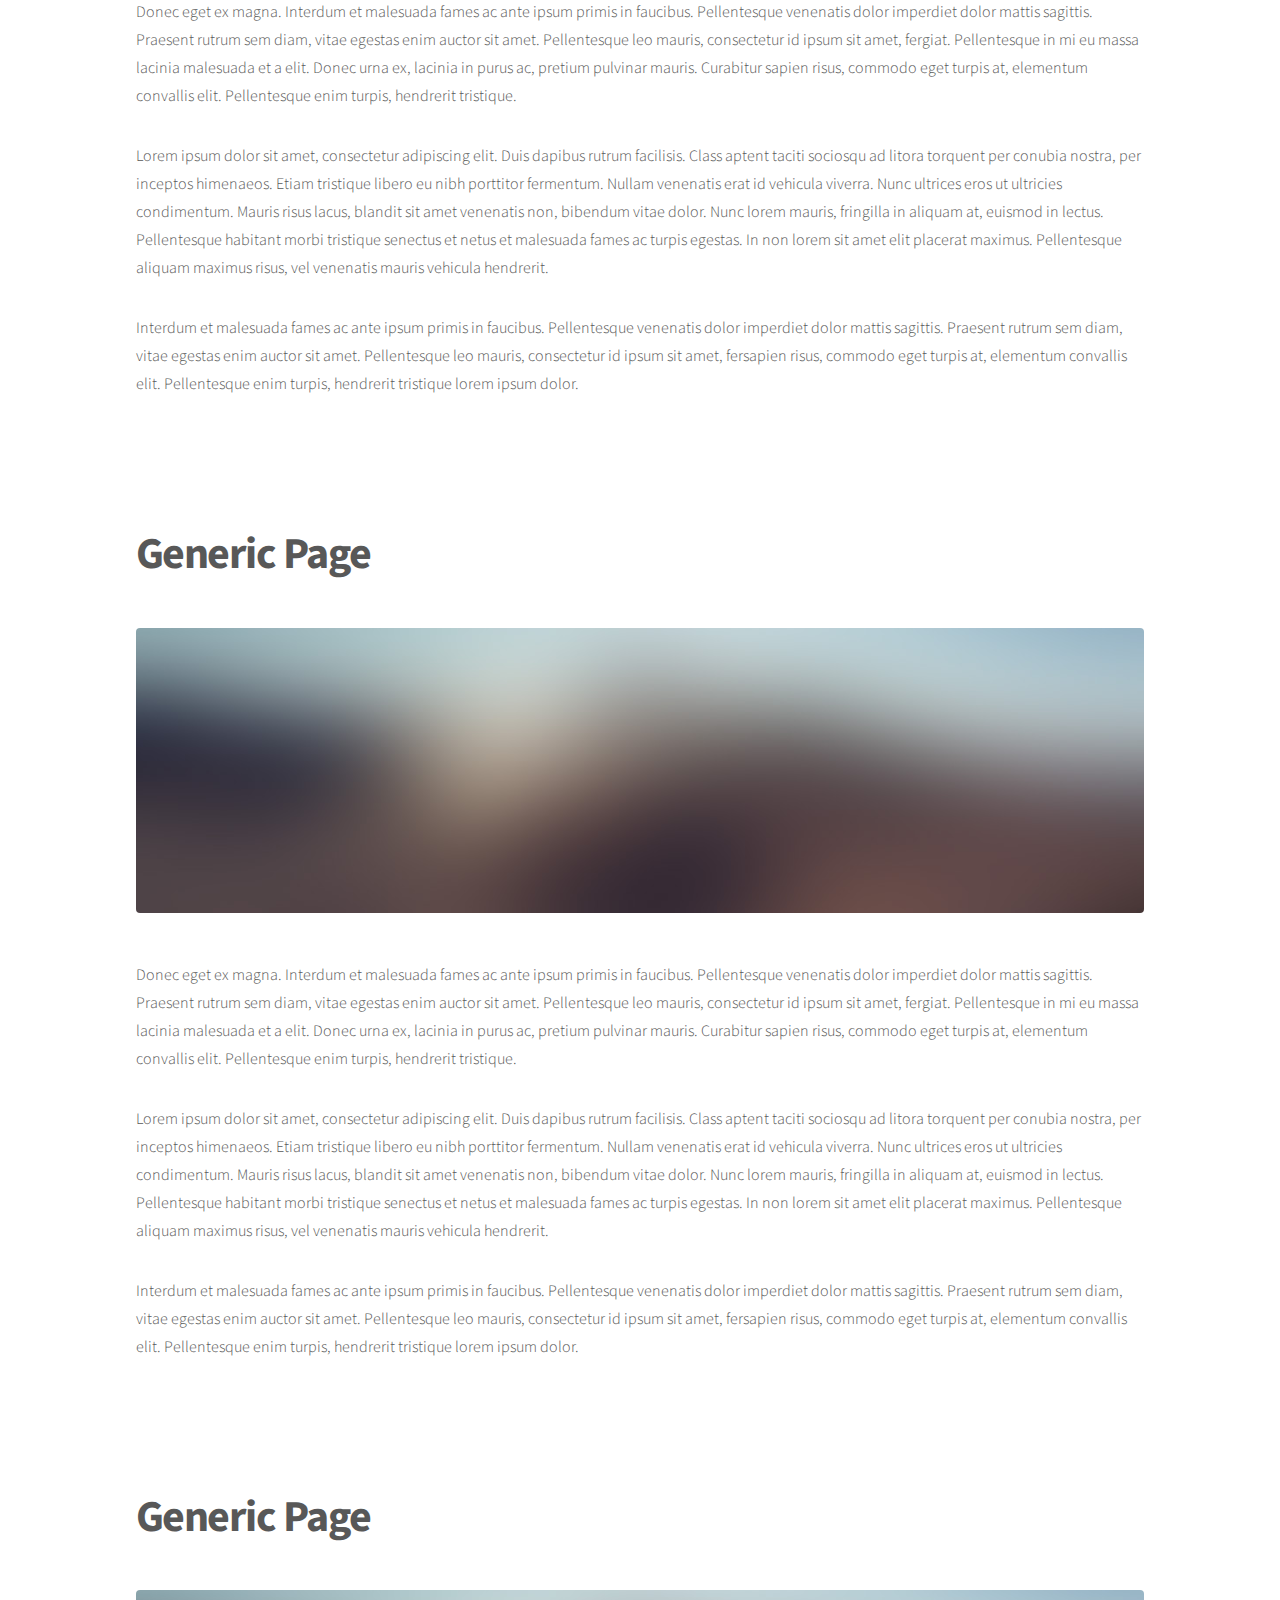
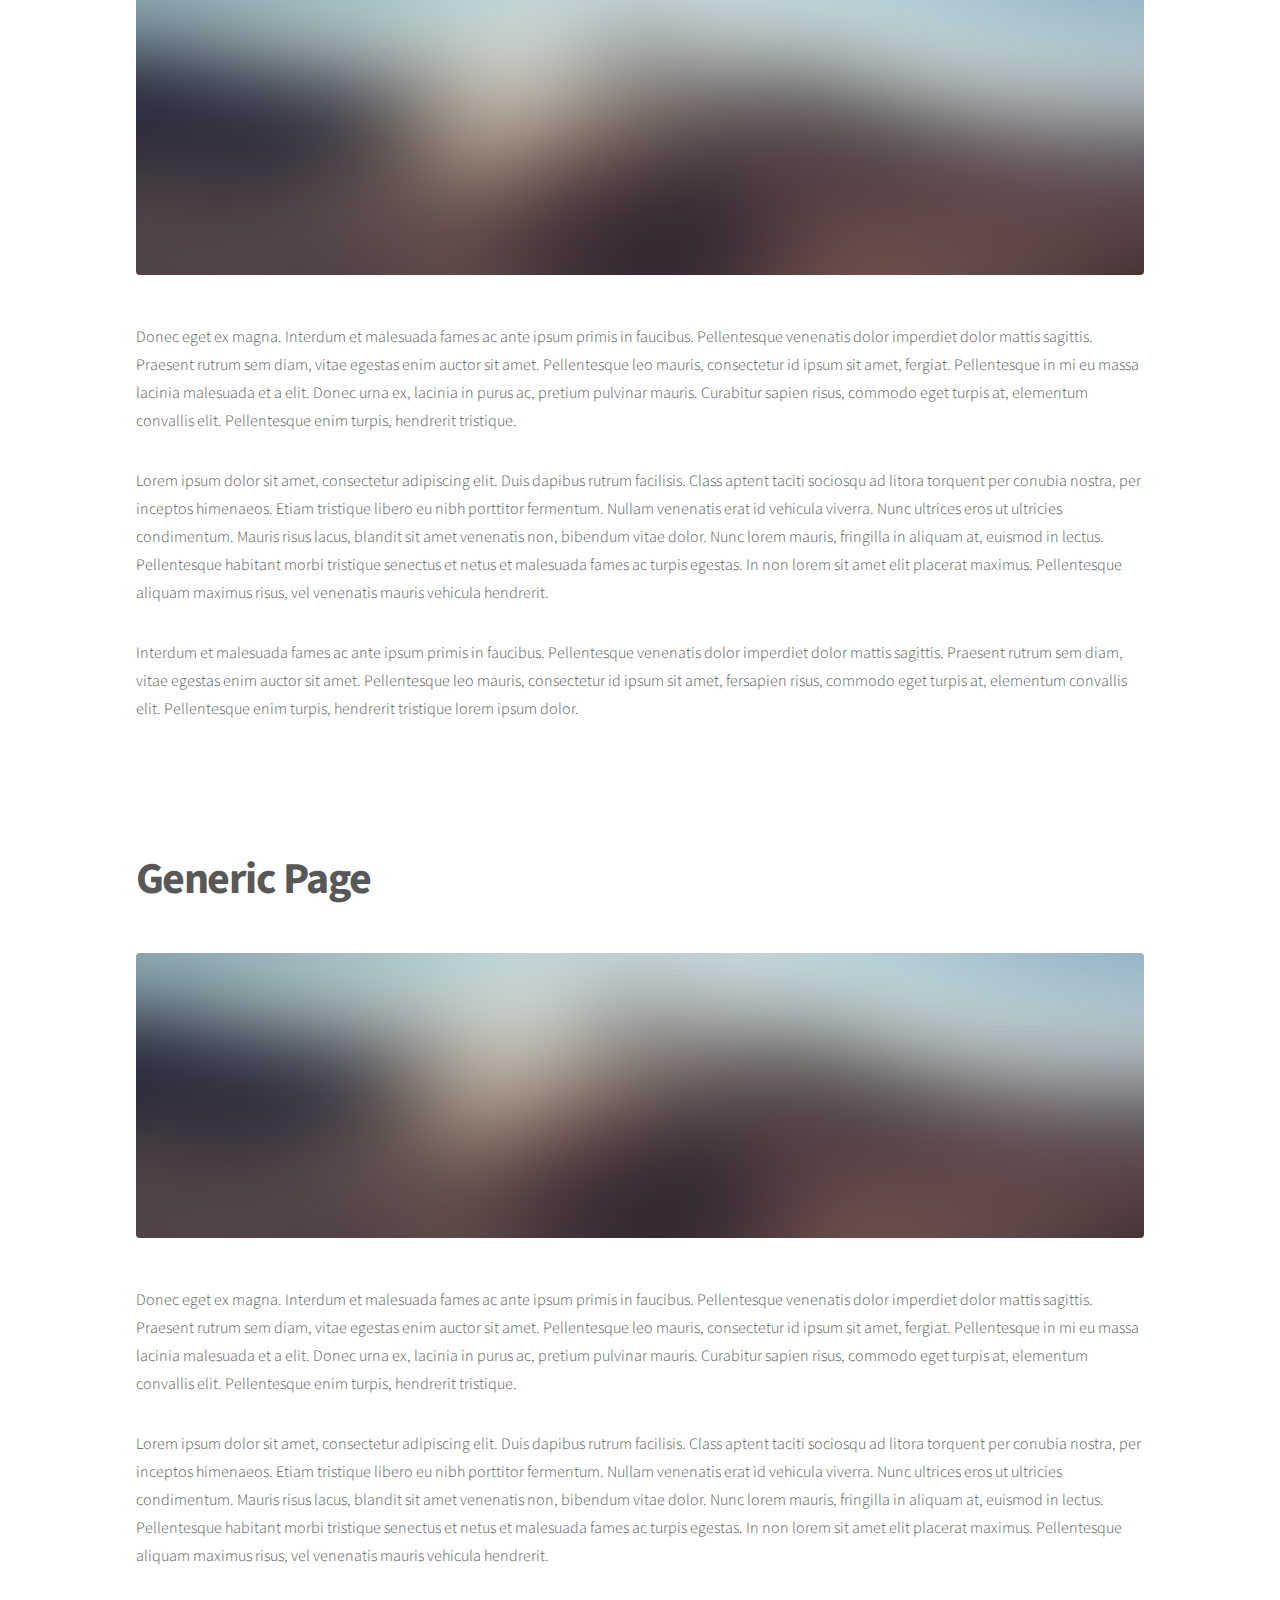
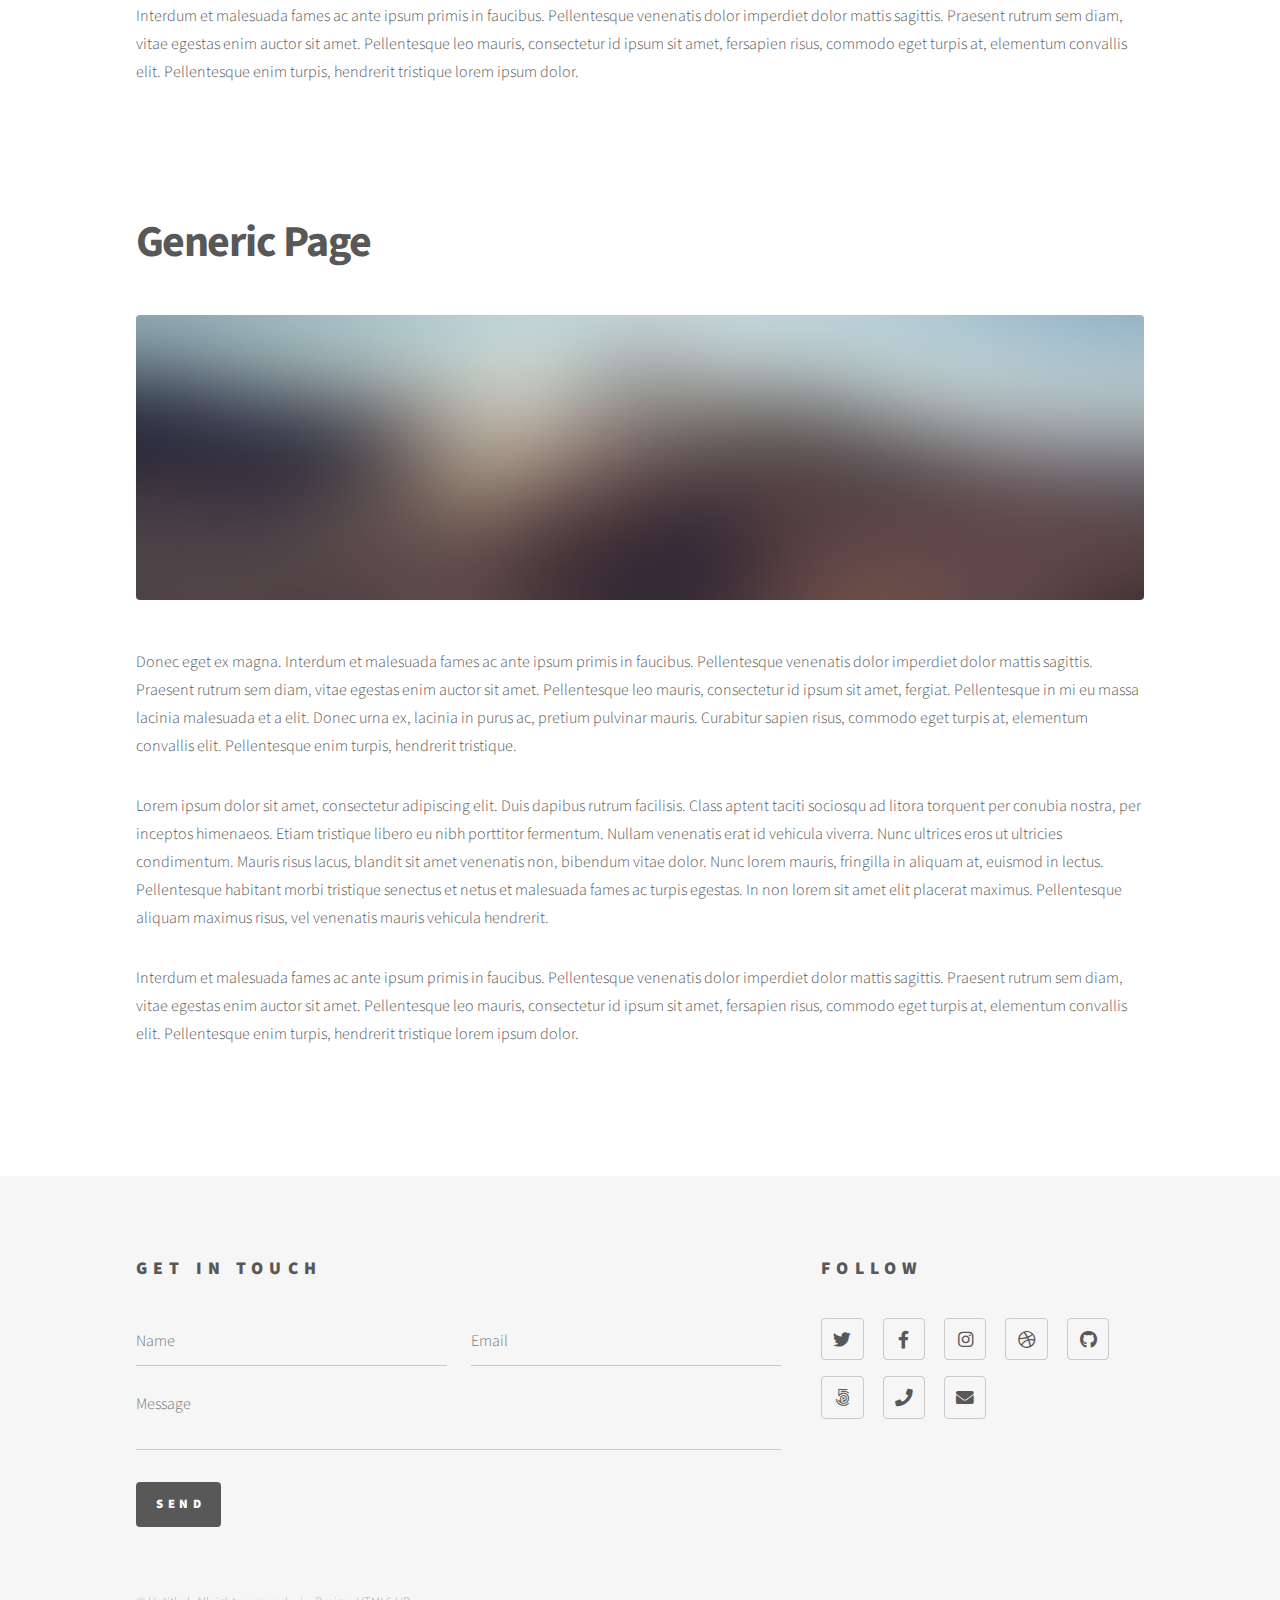
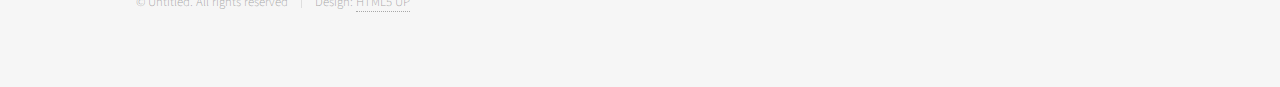
<file: tema4.html>
<!DOCTYPE HTML>
<!--
	Phantom by HTML5 UP
	html5up.net | @ajlkn
	Free for personal and commercial use under the CCA 3.0 license (html5up.net/license)
-->
<html>
	<head>
		<title>TEMA 4</title>
		<meta charset="utf-8" />
		<meta name="viewport" content="width=device-width, initial-scale=1, user-scalable=no" />
		<link rel="stylesheet" href="assets/css/main.css" />
		<noscript><link rel="stylesheet" href="assets/css/noscript.css" /></noscript>
	</head>
	<body class="is-preload">
		<!-- Wrapper -->
			<div id="wrapper">

				<!-- Header -->
					<header id="header">
						<div class="inner">

							<!-- Logo -->
								<a href="index.html" class="logo">
									<span class="symbol"><img src="images/logo.svg" alt="" /></span><span class="title">Los Otros artes modernos: el modernismo del siglo XIX</span>
								</a>

							<!-- Nav -->
								<nav>
									<ul>
										<li><a href="#menu">Menu</a></li>
									</ul>
								</nav>

						</div>
					</header>

				<!-- Menu -->
					<nav id="menu">
						<h2>Menu</h2>
						<ul>
							<li><a href="index.html">Home</a></li>
							<li><a href="generic.html">Ipsum veroeros</a></li>
							<li><a href="generic.html">Tempus etiam</a></li>
							<li><a href="generic.html">Consequat dolor</a></li>
							<li><a href="elements.html">Elements</a></li>
						</ul>
					</nav>

				<!-- Main -->
					<div id="main">
						<div class="inner">
							<h1>Generic Page</h1>
							<span class="image main"><img src="images/pic13.jpg" alt="" /></span>
							<p>Donec eget ex magna. Interdum et malesuada fames ac ante ipsum primis in faucibus. Pellentesque venenatis dolor imperdiet dolor mattis sagittis. Praesent rutrum sem diam, vitae egestas enim auctor sit amet. Pellentesque leo mauris, consectetur id ipsum sit amet, fergiat. Pellentesque in mi eu massa lacinia malesuada et a elit. Donec urna ex, lacinia in purus ac, pretium pulvinar mauris. Curabitur sapien risus, commodo eget turpis at, elementum convallis elit. Pellentesque enim turpis, hendrerit tristique.</p>
							<p>Lorem ipsum dolor sit amet, consectetur adipiscing elit. Duis dapibus rutrum facilisis. Class aptent taciti sociosqu ad litora torquent per conubia nostra, per inceptos himenaeos. Etiam tristique libero eu nibh porttitor fermentum. Nullam venenatis erat id vehicula viverra. Nunc ultrices eros ut ultricies condimentum. Mauris risus lacus, blandit sit amet venenatis non, bibendum vitae dolor. Nunc lorem mauris, fringilla in aliquam at, euismod in lectus. Pellentesque habitant morbi tristique senectus et netus et malesuada fames ac turpis egestas. In non lorem sit amet elit placerat maximus. Pellentesque aliquam maximus risus, vel venenatis mauris vehicula hendrerit.</p>
							<p>Interdum et malesuada fames ac ante ipsum primis in faucibus. Pellentesque venenatis dolor imperdiet dolor mattis sagittis. Praesent rutrum sem diam, vitae egestas enim auctor sit amet. Pellentesque leo mauris, consectetur id ipsum sit amet, fersapien risus, commodo eget turpis at, elementum convallis elit. Pellentesque enim turpis, hendrerit tristique lorem ipsum dolor.</p>
						</div>
					</div>
                    
					<div id="main">
						<div class="inner">
							<h1>Generic Page</h1>
							<span class="image main"><img src="images/pic13.jpg" alt="" /></span>
							<p>Donec eget ex magna. Interdum et malesuada fames ac ante ipsum primis in faucibus. Pellentesque venenatis dolor imperdiet dolor mattis sagittis. Praesent rutrum sem diam, vitae egestas enim auctor sit amet. Pellentesque leo mauris, consectetur id ipsum sit amet, fergiat. Pellentesque in mi eu massa lacinia malesuada et a elit. Donec urna ex, lacinia in purus ac, pretium pulvinar mauris. Curabitur sapien risus, commodo eget turpis at, elementum convallis elit. Pellentesque enim turpis, hendrerit tristique.</p>
							<p>Lorem ipsum dolor sit amet, consectetur adipiscing elit. Duis dapibus rutrum facilisis. Class aptent taciti sociosqu ad litora torquent per conubia nostra, per inceptos himenaeos. Etiam tristique libero eu nibh porttitor fermentum. Nullam venenatis erat id vehicula viverra. Nunc ultrices eros ut ultricies condimentum. Mauris risus lacus, blandit sit amet venenatis non, bibendum vitae dolor. Nunc lorem mauris, fringilla in aliquam at, euismod in lectus. Pellentesque habitant morbi tristique senectus et netus et malesuada fames ac turpis egestas. In non lorem sit amet elit placerat maximus. Pellentesque aliquam maximus risus, vel venenatis mauris vehicula hendrerit.</p>
							<p>Interdum et malesuada fames ac ante ipsum primis in faucibus. Pellentesque venenatis dolor imperdiet dolor mattis sagittis. Praesent rutrum sem diam, vitae egestas enim auctor sit amet. Pellentesque leo mauris, consectetur id ipsum sit amet, fersapien risus, commodo eget turpis at, elementum convallis elit. Pellentesque enim turpis, hendrerit tristique lorem ipsum dolor.</p>
						</div>
					</div>
                    
					<div id="main">
						<div class="inner">
							<h1>Generic Page</h1>
							<span class="image main"><img src="images/pic13.jpg" alt="" /></span>
							<p>Donec eget ex magna. Interdum et malesuada fames ac ante ipsum primis in faucibus. Pellentesque venenatis dolor imperdiet dolor mattis sagittis. Praesent rutrum sem diam, vitae egestas enim auctor sit amet. Pellentesque leo mauris, consectetur id ipsum sit amet, fergiat. Pellentesque in mi eu massa lacinia malesuada et a elit. Donec urna ex, lacinia in purus ac, pretium pulvinar mauris. Curabitur sapien risus, commodo eget turpis at, elementum convallis elit. Pellentesque enim turpis, hendrerit tristique.</p>
							<p>Lorem ipsum dolor sit amet, consectetur adipiscing elit. Duis dapibus rutrum facilisis. Class aptent taciti sociosqu ad litora torquent per conubia nostra, per inceptos himenaeos. Etiam tristique libero eu nibh porttitor fermentum. Nullam venenatis erat id vehicula viverra. Nunc ultrices eros ut ultricies condimentum. Mauris risus lacus, blandit sit amet venenatis non, bibendum vitae dolor. Nunc lorem mauris, fringilla in aliquam at, euismod in lectus. Pellentesque habitant morbi tristique senectus et netus et malesuada fames ac turpis egestas. In non lorem sit amet elit placerat maximus. Pellentesque aliquam maximus risus, vel venenatis mauris vehicula hendrerit.</p>
							<p>Interdum et malesuada fames ac ante ipsum primis in faucibus. Pellentesque venenatis dolor imperdiet dolor mattis sagittis. Praesent rutrum sem diam, vitae egestas enim auctor sit amet. Pellentesque leo mauris, consectetur id ipsum sit amet, fersapien risus, commodo eget turpis at, elementum convallis elit. Pellentesque enim turpis, hendrerit tristique lorem ipsum dolor.</p>
						</div>
					</div>
                    
					<div id="main">
						<div class="inner">
							<h1>Generic Page</h1>
							<span class="image main"><img src="images/pic13.jpg" alt="" /></span>
							<p>Donec eget ex magna. Interdum et malesuada fames ac ante ipsum primis in faucibus. Pellentesque venenatis dolor imperdiet dolor mattis sagittis. Praesent rutrum sem diam, vitae egestas enim auctor sit amet. Pellentesque leo mauris, consectetur id ipsum sit amet, fergiat. Pellentesque in mi eu massa lacinia malesuada et a elit. Donec urna ex, lacinia in purus ac, pretium pulvinar mauris. Curabitur sapien risus, commodo eget turpis at, elementum convallis elit. Pellentesque enim turpis, hendrerit tristique.</p>
							<p>Lorem ipsum dolor sit amet, consectetur adipiscing elit. Duis dapibus rutrum facilisis. Class aptent taciti sociosqu ad litora torquent per conubia nostra, per inceptos himenaeos. Etiam tristique libero eu nibh porttitor fermentum. Nullam venenatis erat id vehicula viverra. Nunc ultrices eros ut ultricies condimentum. Mauris risus lacus, blandit sit amet venenatis non, bibendum vitae dolor. Nunc lorem mauris, fringilla in aliquam at, euismod in lectus. Pellentesque habitant morbi tristique senectus et netus et malesuada fames ac turpis egestas. In non lorem sit amet elit placerat maximus. Pellentesque aliquam maximus risus, vel venenatis mauris vehicula hendrerit.</p>
							<p>Interdum et malesuada fames ac ante ipsum primis in faucibus. Pellentesque venenatis dolor imperdiet dolor mattis sagittis. Praesent rutrum sem diam, vitae egestas enim auctor sit amet. Pellentesque leo mauris, consectetur id ipsum sit amet, fersapien risus, commodo eget turpis at, elementum convallis elit. Pellentesque enim turpis, hendrerit tristique lorem ipsum dolor.</p>
						</div>
					</div>
                    
					<div id="main">
						<div class="inner">
							<h1>Generic Page</h1>
							<span class="image main"><img src="images/pic13.jpg" alt="" /></span>
							<p>Donec eget ex magna. Interdum et malesuada fames ac ante ipsum primis in faucibus. Pellentesque venenatis dolor imperdiet dolor mattis sagittis. Praesent rutrum sem diam, vitae egestas enim auctor sit amet. Pellentesque leo mauris, consectetur id ipsum sit amet, fergiat. Pellentesque in mi eu massa lacinia malesuada et a elit. Donec urna ex, lacinia in purus ac, pretium pulvinar mauris. Curabitur sapien risus, commodo eget turpis at, elementum convallis elit. Pellentesque enim turpis, hendrerit tristique.</p>
							<p>Lorem ipsum dolor sit amet, consectetur adipiscing elit. Duis dapibus rutrum facilisis. Class aptent taciti sociosqu ad litora torquent per conubia nostra, per inceptos himenaeos. Etiam tristique libero eu nibh porttitor fermentum. Nullam venenatis erat id vehicula viverra. Nunc ultrices eros ut ultricies condimentum. Mauris risus lacus, blandit sit amet venenatis non, bibendum vitae dolor. Nunc lorem mauris, fringilla in aliquam at, euismod in lectus. Pellentesque habitant morbi tristique senectus et netus et malesuada fames ac turpis egestas. In non lorem sit amet elit placerat maximus. Pellentesque aliquam maximus risus, vel venenatis mauris vehicula hendrerit.</p>
							<p>Interdum et malesuada fames ac ante ipsum primis in faucibus. Pellentesque venenatis dolor imperdiet dolor mattis sagittis. Praesent rutrum sem diam, vitae egestas enim auctor sit amet. Pellentesque leo mauris, consectetur id ipsum sit amet, fersapien risus, commodo eget turpis at, elementum convallis elit. Pellentesque enim turpis, hendrerit tristique lorem ipsum dolor.</p>
						</div>
					</div>
                    
					<div id="main">
						<div class="inner">
							<h1>Generic Page</h1>
							<span class="image main"><img src="images/pic13.jpg" alt="" /></span>
							<p>Donec eget ex magna. Interdum et malesuada fames ac ante ipsum primis in faucibus. Pellentesque venenatis dolor imperdiet dolor mattis sagittis. Praesent rutrum sem diam, vitae egestas enim auctor sit amet. Pellentesque leo mauris, consectetur id ipsum sit amet, fergiat. Pellentesque in mi eu massa lacinia malesuada et a elit. Donec urna ex, lacinia in purus ac, pretium pulvinar mauris. Curabitur sapien risus, commodo eget turpis at, elementum convallis elit. Pellentesque enim turpis, hendrerit tristique.</p>
							<p>Lorem ipsum dolor sit amet, consectetur adipiscing elit. Duis dapibus rutrum facilisis. Class aptent taciti sociosqu ad litora torquent per conubia nostra, per inceptos himenaeos. Etiam tristique libero eu nibh porttitor fermentum. Nullam venenatis erat id vehicula viverra. Nunc ultrices eros ut ultricies condimentum. Mauris risus lacus, blandit sit amet venenatis non, bibendum vitae dolor. Nunc lorem mauris, fringilla in aliquam at, euismod in lectus. Pellentesque habitant morbi tristique senectus et netus et malesuada fames ac turpis egestas. In non lorem sit amet elit placerat maximus. Pellentesque aliquam maximus risus, vel venenatis mauris vehicula hendrerit.</p>
							<p>Interdum et malesuada fames ac ante ipsum primis in faucibus. Pellentesque venenatis dolor imperdiet dolor mattis sagittis. Praesent rutrum sem diam, vitae egestas enim auctor sit amet. Pellentesque leo mauris, consectetur id ipsum sit amet, fersapien risus, commodo eget turpis at, elementum convallis elit. Pellentesque enim turpis, hendrerit tristique lorem ipsum dolor.</p>
						</div>
					</div>

				<!-- Footer -->
					<footer id="footer">
						<div class="inner">
							<section>
								<h2>Get in touch</h2>
								<form method="post" action="#">
									<div class="fields">
										<div class="field half">
											<input type="text" name="name" id="name" placeholder="Name" />
										</div>
										<div class="field half">
											<input type="email" name="email" id="email" placeholder="Email" />
										</div>
										<div class="field">
											<textarea name="message" id="message" placeholder="Message"></textarea>
										</div>
									</div>
									<ul class="actions">
										<li><input type="submit" value="Send" class="primary" /></li>
									</ul>
								</form>
							</section>
							<section>
								<h2>Follow</h2>
								<ul class="icons">
									<li><a href="#" class="icon brands style2 fa-twitter"><span class="label">Twitter</span></a></li>
									<li><a href="#" class="icon brands style2 fa-facebook-f"><span class="label">Facebook</span></a></li>
									<li><a href="#" class="icon brands style2 fa-instagram"><span class="label">Instagram</span></a></li>
									<li><a href="#" class="icon brands style2 fa-dribbble"><span class="label">Dribbble</span></a></li>
									<li><a href="#" class="icon brands style2 fa-github"><span class="label">GitHub</span></a></li>
									<li><a href="#" class="icon brands style2 fa-500px"><span class="label">500px</span></a></li>
									<li><a href="#" class="icon solid style2 fa-phone"><span class="label">Phone</span></a></li>
									<li><a href="#" class="icon solid style2 fa-envelope"><span class="label">Email</span></a></li>
								</ul>
							</section>
							<ul class="copyright">
								<li>&copy; Untitled. All rights reserved</li><li>Design: <a href="http://html5up.net">HTML5 UP</a></li>
							</ul>
						</div>
					</footer>

			</div>

		<!-- Scripts -->
			<script src="assets/js/jquery.min.js"></script>
			<script src="assets/js/browser.min.js"></script>
			<script src="assets/js/breakpoints.min.js"></script>
			<script src="assets/js/util.js"></script>
			<script src="assets/js/main.js"></script>

	</body>
</html>
</file>
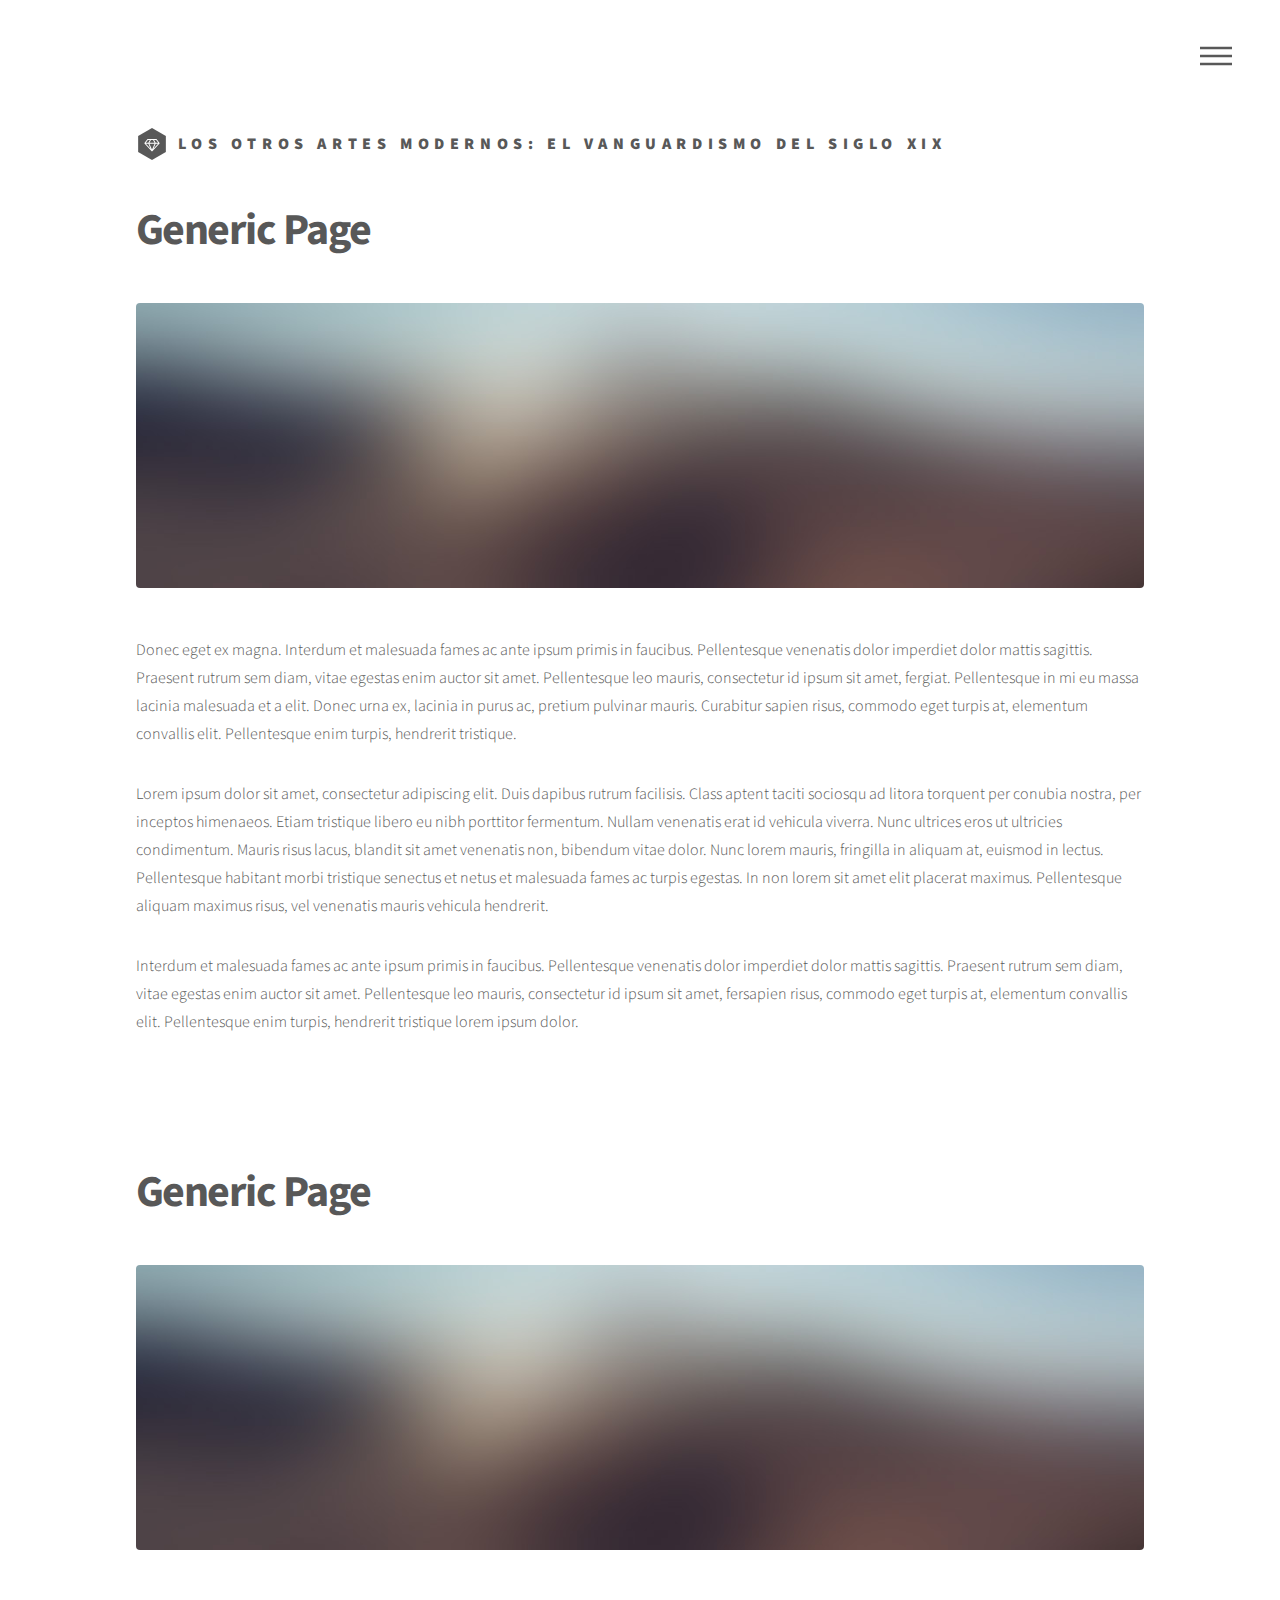
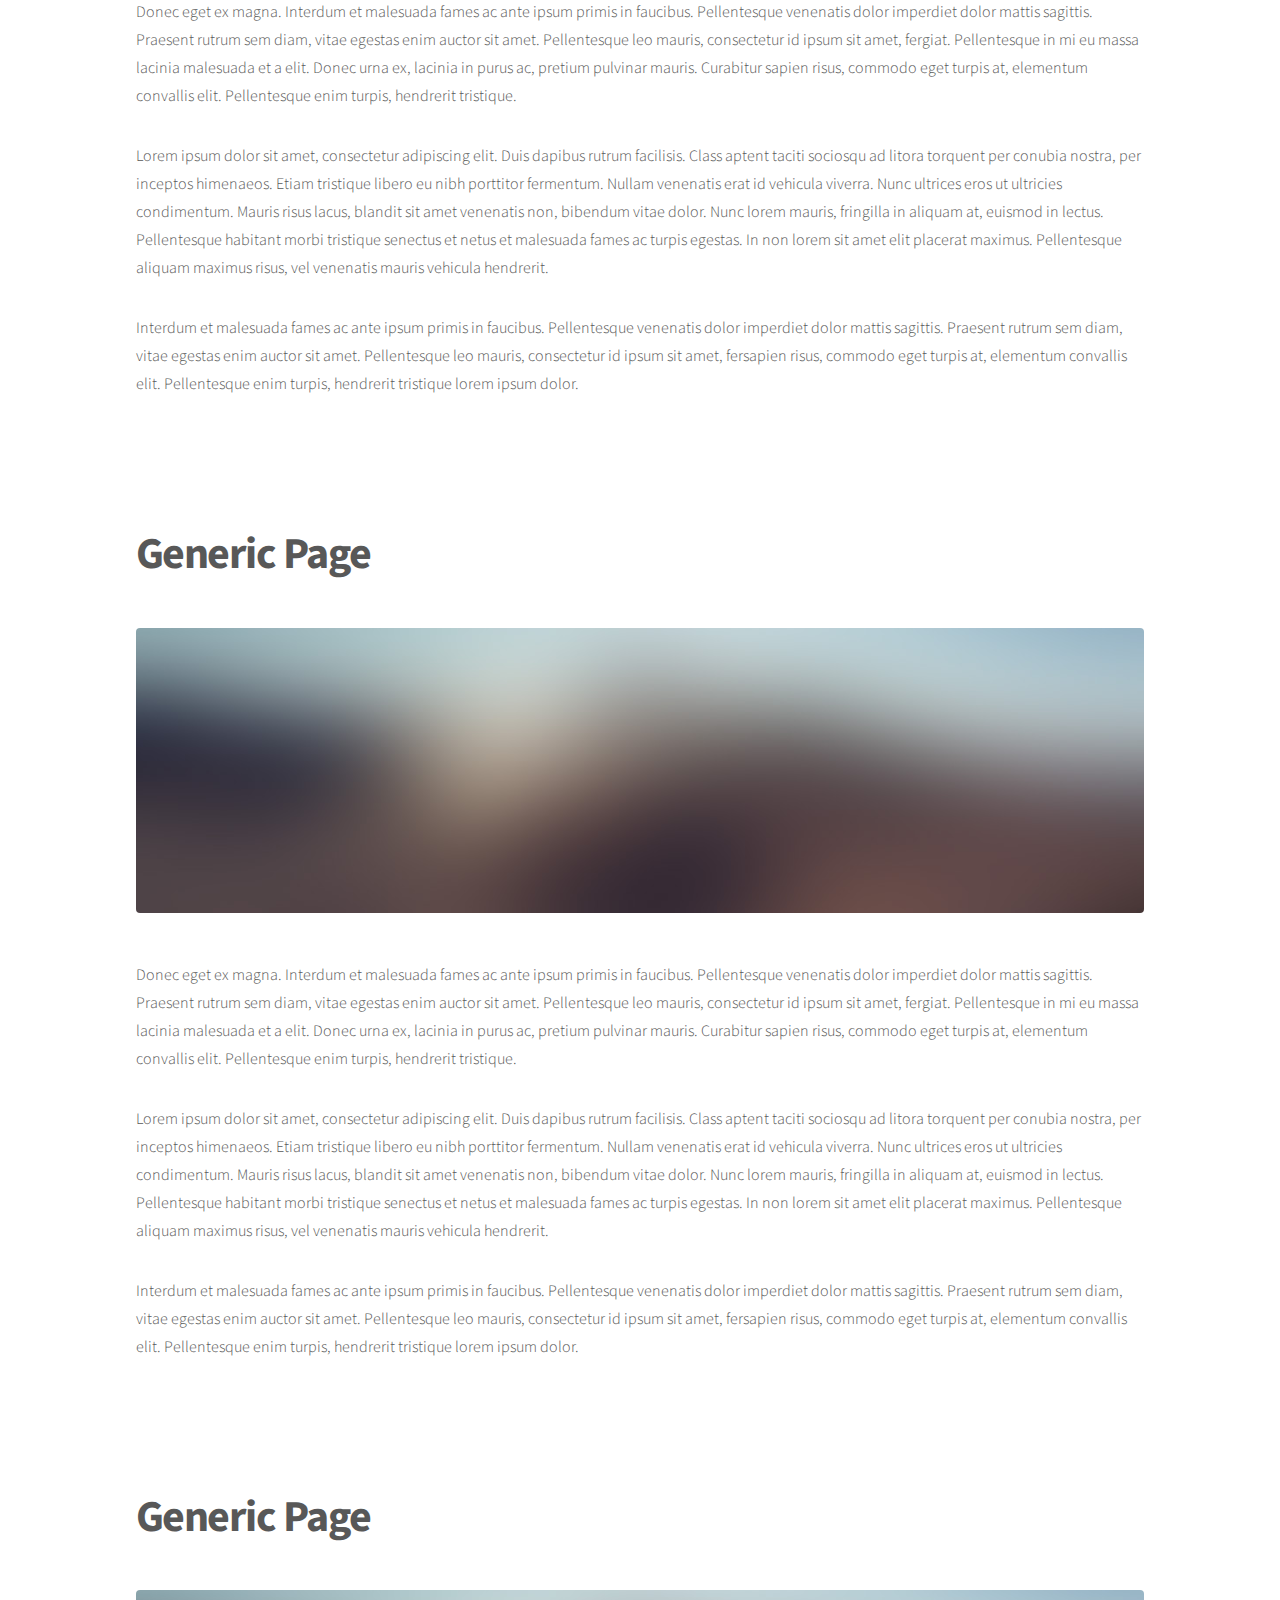
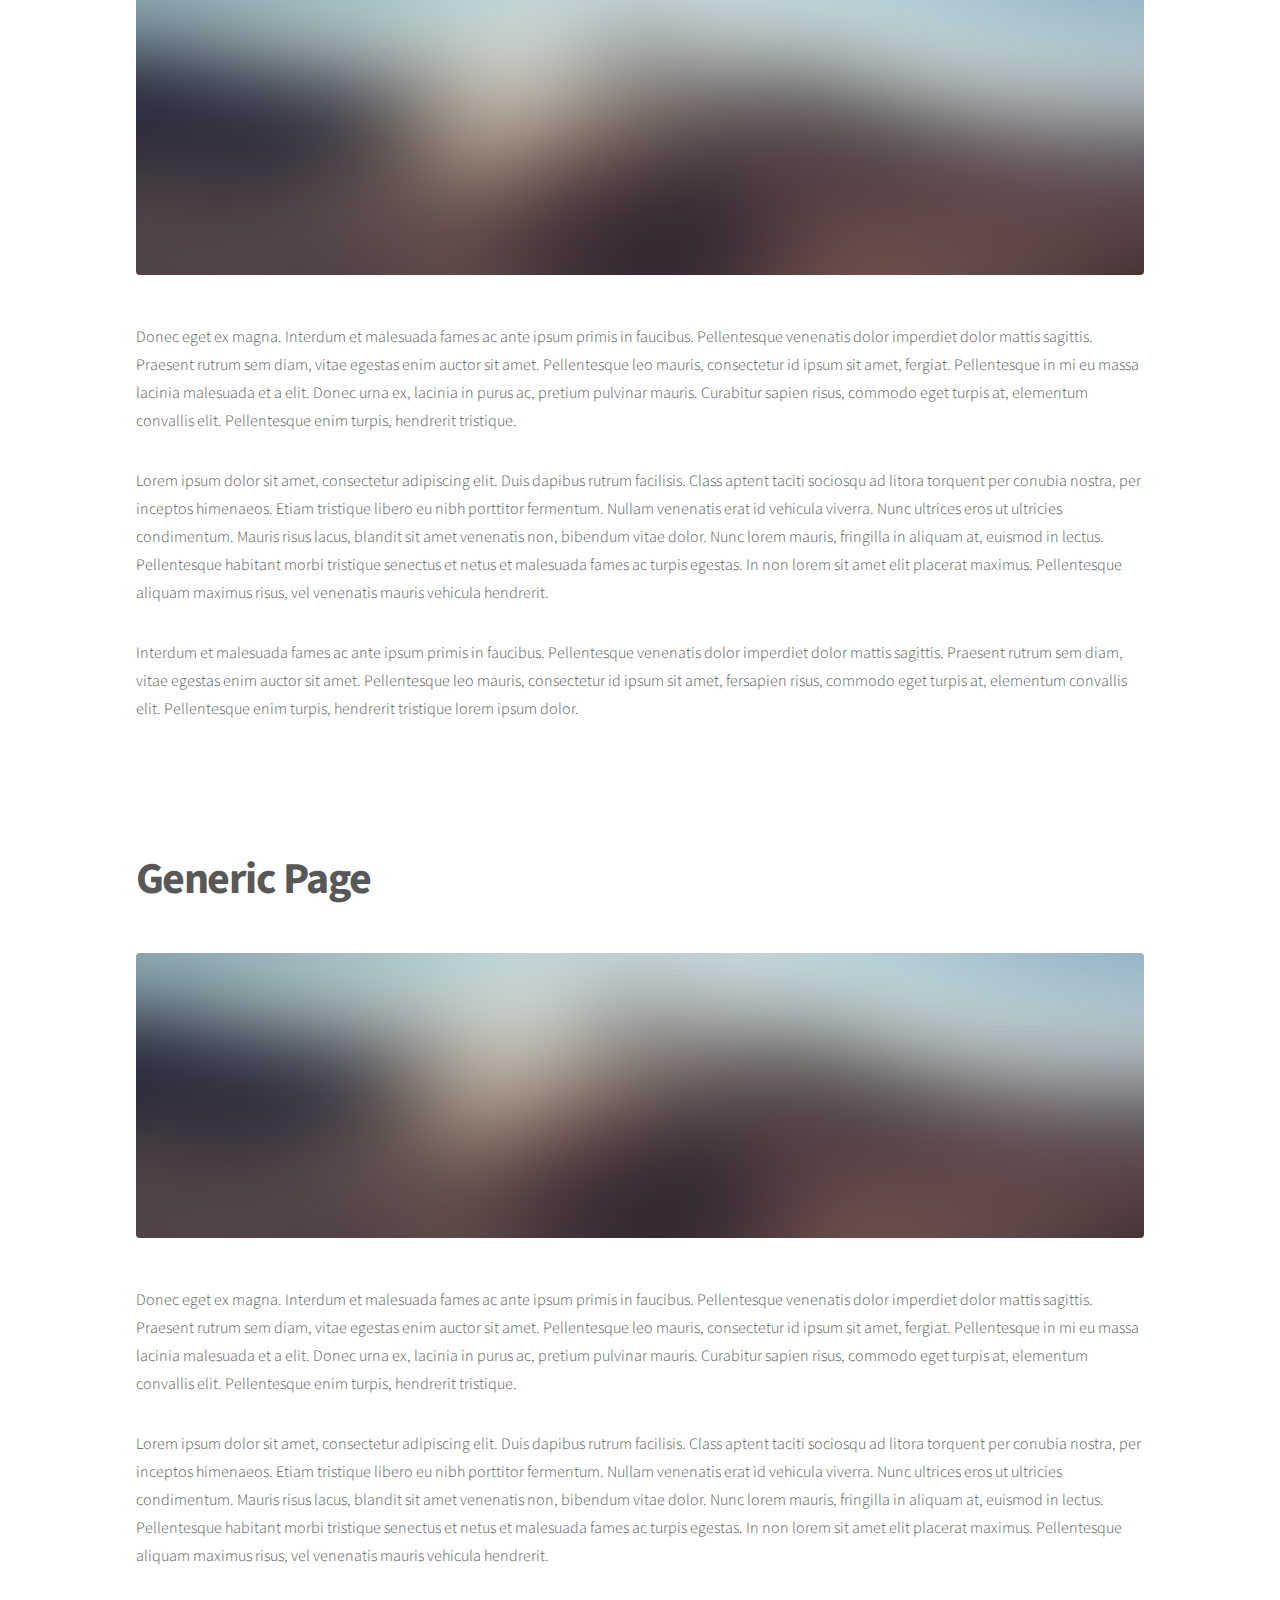
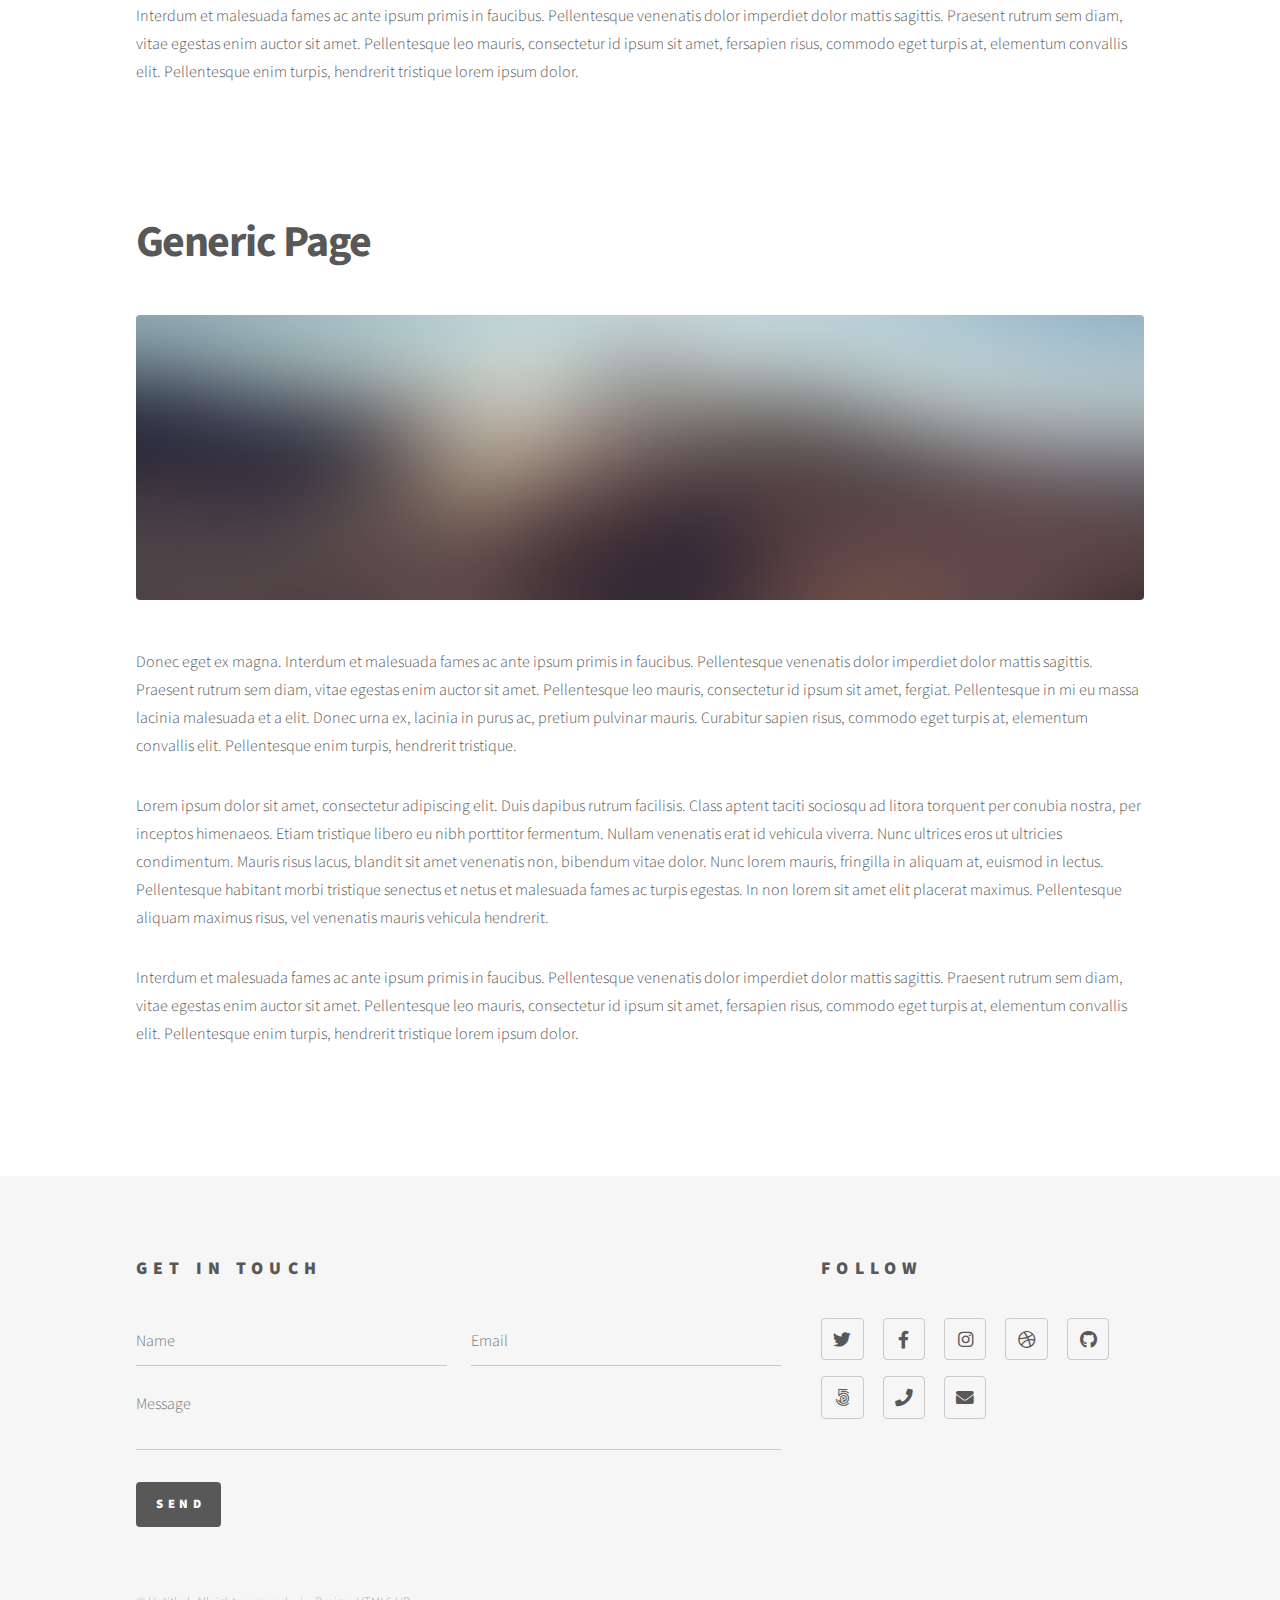
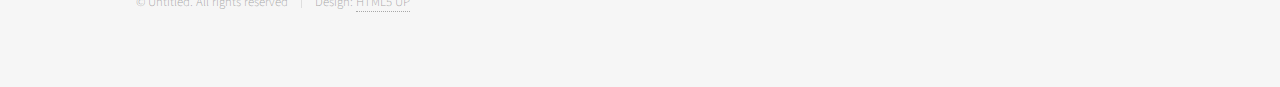
<file: tema5.html>
<!DOCTYPE HTML>
<!--
	Phantom by HTML5 UP
	html5up.net | @ajlkn
	Free for personal and commercial use under the CCA 3.0 license (html5up.net/license)
-->
<html>
	<head>
		<title>TEMA 5</title>
		<meta charset="utf-8" />
		<meta name="viewport" content="width=device-width, initial-scale=1, user-scalable=no" />
		<link rel="stylesheet" href="assets/css/main.css" />
		<noscript><link rel="stylesheet" href="assets/css/noscript.css" /></noscript>
	</head>
	<body class="is-preload">
		<!-- Wrapper -->
			<div id="wrapper">

				<!-- Header -->
					<header id="header">
						<div class="inner">

							<!-- Logo -->
								<a href="index.html" class="logo">
									<span class="symbol"><img src="images/logo.svg" alt="" /></span><span class="title">Los Otros artes modernos: el vanguardismo del siglo XIX</span>
								</a>

							<!-- Nav -->
								<nav>
									<ul>
										<li><a href="#menu">Menu</a></li>
									</ul>
								</nav>

						</div>
					</header>

				<!-- Menu -->
					<nav id="menu">
						<h2>Menu</h2>
						<ul>
							<li><a href="index.html">Home</a></li>
							<li><a href="generic.html">Ipsum veroeros</a></li>
							<li><a href="generic.html">Tempus etiam</a></li>
							<li><a href="generic.html">Consequat dolor</a></li>
							<li><a href="elements.html">Elements</a></li>
						</ul>
					</nav>

				<!-- Main -->
					<div id="main">
						<div class="inner">
							<h1>Generic Page</h1>
							<span class="image main"><img src="images/pic13.jpg" alt="" /></span>
							<p>Donec eget ex magna. Interdum et malesuada fames ac ante ipsum primis in faucibus. Pellentesque venenatis dolor imperdiet dolor mattis sagittis. Praesent rutrum sem diam, vitae egestas enim auctor sit amet. Pellentesque leo mauris, consectetur id ipsum sit amet, fergiat. Pellentesque in mi eu massa lacinia malesuada et a elit. Donec urna ex, lacinia in purus ac, pretium pulvinar mauris. Curabitur sapien risus, commodo eget turpis at, elementum convallis elit. Pellentesque enim turpis, hendrerit tristique.</p>
							<p>Lorem ipsum dolor sit amet, consectetur adipiscing elit. Duis dapibus rutrum facilisis. Class aptent taciti sociosqu ad litora torquent per conubia nostra, per inceptos himenaeos. Etiam tristique libero eu nibh porttitor fermentum. Nullam venenatis erat id vehicula viverra. Nunc ultrices eros ut ultricies condimentum. Mauris risus lacus, blandit sit amet venenatis non, bibendum vitae dolor. Nunc lorem mauris, fringilla in aliquam at, euismod in lectus. Pellentesque habitant morbi tristique senectus et netus et malesuada fames ac turpis egestas. In non lorem sit amet elit placerat maximus. Pellentesque aliquam maximus risus, vel venenatis mauris vehicula hendrerit.</p>
							<p>Interdum et malesuada fames ac ante ipsum primis in faucibus. Pellentesque venenatis dolor imperdiet dolor mattis sagittis. Praesent rutrum sem diam, vitae egestas enim auctor sit amet. Pellentesque leo mauris, consectetur id ipsum sit amet, fersapien risus, commodo eget turpis at, elementum convallis elit. Pellentesque enim turpis, hendrerit tristique lorem ipsum dolor.</p>
						</div>
					</div>
                    
					<div id="main">
						<div class="inner">
							<h1>Generic Page</h1>
							<span class="image main"><img src="images/pic13.jpg" alt="" /></span>
							<p>Donec eget ex magna. Interdum et malesuada fames ac ante ipsum primis in faucibus. Pellentesque venenatis dolor imperdiet dolor mattis sagittis. Praesent rutrum sem diam, vitae egestas enim auctor sit amet. Pellentesque leo mauris, consectetur id ipsum sit amet, fergiat. Pellentesque in mi eu massa lacinia malesuada et a elit. Donec urna ex, lacinia in purus ac, pretium pulvinar mauris. Curabitur sapien risus, commodo eget turpis at, elementum convallis elit. Pellentesque enim turpis, hendrerit tristique.</p>
							<p>Lorem ipsum dolor sit amet, consectetur adipiscing elit. Duis dapibus rutrum facilisis. Class aptent taciti sociosqu ad litora torquent per conubia nostra, per inceptos himenaeos. Etiam tristique libero eu nibh porttitor fermentum. Nullam venenatis erat id vehicula viverra. Nunc ultrices eros ut ultricies condimentum. Mauris risus lacus, blandit sit amet venenatis non, bibendum vitae dolor. Nunc lorem mauris, fringilla in aliquam at, euismod in lectus. Pellentesque habitant morbi tristique senectus et netus et malesuada fames ac turpis egestas. In non lorem sit amet elit placerat maximus. Pellentesque aliquam maximus risus, vel venenatis mauris vehicula hendrerit.</p>
							<p>Interdum et malesuada fames ac ante ipsum primis in faucibus. Pellentesque venenatis dolor imperdiet dolor mattis sagittis. Praesent rutrum sem diam, vitae egestas enim auctor sit amet. Pellentesque leo mauris, consectetur id ipsum sit amet, fersapien risus, commodo eget turpis at, elementum convallis elit. Pellentesque enim turpis, hendrerit tristique lorem ipsum dolor.</p>
						</div>
					</div>
                    
					<div id="main">
						<div class="inner">
							<h1>Generic Page</h1>
							<span class="image main"><img src="images/pic13.jpg" alt="" /></span>
							<p>Donec eget ex magna. Interdum et malesuada fames ac ante ipsum primis in faucibus. Pellentesque venenatis dolor imperdiet dolor mattis sagittis. Praesent rutrum sem diam, vitae egestas enim auctor sit amet. Pellentesque leo mauris, consectetur id ipsum sit amet, fergiat. Pellentesque in mi eu massa lacinia malesuada et a elit. Donec urna ex, lacinia in purus ac, pretium pulvinar mauris. Curabitur sapien risus, commodo eget turpis at, elementum convallis elit. Pellentesque enim turpis, hendrerit tristique.</p>
							<p>Lorem ipsum dolor sit amet, consectetur adipiscing elit. Duis dapibus rutrum facilisis. Class aptent taciti sociosqu ad litora torquent per conubia nostra, per inceptos himenaeos. Etiam tristique libero eu nibh porttitor fermentum. Nullam venenatis erat id vehicula viverra. Nunc ultrices eros ut ultricies condimentum. Mauris risus lacus, blandit sit amet venenatis non, bibendum vitae dolor. Nunc lorem mauris, fringilla in aliquam at, euismod in lectus. Pellentesque habitant morbi tristique senectus et netus et malesuada fames ac turpis egestas. In non lorem sit amet elit placerat maximus. Pellentesque aliquam maximus risus, vel venenatis mauris vehicula hendrerit.</p>
							<p>Interdum et malesuada fames ac ante ipsum primis in faucibus. Pellentesque venenatis dolor imperdiet dolor mattis sagittis. Praesent rutrum sem diam, vitae egestas enim auctor sit amet. Pellentesque leo mauris, consectetur id ipsum sit amet, fersapien risus, commodo eget turpis at, elementum convallis elit. Pellentesque enim turpis, hendrerit tristique lorem ipsum dolor.</p>
						</div>
					</div>
                    
					<div id="main">
						<div class="inner">
							<h1>Generic Page</h1>
							<span class="image main"><img src="images/pic13.jpg" alt="" /></span>
							<p>Donec eget ex magna. Interdum et malesuada fames ac ante ipsum primis in faucibus. Pellentesque venenatis dolor imperdiet dolor mattis sagittis. Praesent rutrum sem diam, vitae egestas enim auctor sit amet. Pellentesque leo mauris, consectetur id ipsum sit amet, fergiat. Pellentesque in mi eu massa lacinia malesuada et a elit. Donec urna ex, lacinia in purus ac, pretium pulvinar mauris. Curabitur sapien risus, commodo eget turpis at, elementum convallis elit. Pellentesque enim turpis, hendrerit tristique.</p>
							<p>Lorem ipsum dolor sit amet, consectetur adipiscing elit. Duis dapibus rutrum facilisis. Class aptent taciti sociosqu ad litora torquent per conubia nostra, per inceptos himenaeos. Etiam tristique libero eu nibh porttitor fermentum. Nullam venenatis erat id vehicula viverra. Nunc ultrices eros ut ultricies condimentum. Mauris risus lacus, blandit sit amet venenatis non, bibendum vitae dolor. Nunc lorem mauris, fringilla in aliquam at, euismod in lectus. Pellentesque habitant morbi tristique senectus et netus et malesuada fames ac turpis egestas. In non lorem sit amet elit placerat maximus. Pellentesque aliquam maximus risus, vel venenatis mauris vehicula hendrerit.</p>
							<p>Interdum et malesuada fames ac ante ipsum primis in faucibus. Pellentesque venenatis dolor imperdiet dolor mattis sagittis. Praesent rutrum sem diam, vitae egestas enim auctor sit amet. Pellentesque leo mauris, consectetur id ipsum sit amet, fersapien risus, commodo eget turpis at, elementum convallis elit. Pellentesque enim turpis, hendrerit tristique lorem ipsum dolor.</p>
						</div>
					</div>
                    
					<div id="main">
						<div class="inner">
							<h1>Generic Page</h1>
							<span class="image main"><img src="images/pic13.jpg" alt="" /></span>
							<p>Donec eget ex magna. Interdum et malesuada fames ac ante ipsum primis in faucibus. Pellentesque venenatis dolor imperdiet dolor mattis sagittis. Praesent rutrum sem diam, vitae egestas enim auctor sit amet. Pellentesque leo mauris, consectetur id ipsum sit amet, fergiat. Pellentesque in mi eu massa lacinia malesuada et a elit. Donec urna ex, lacinia in purus ac, pretium pulvinar mauris. Curabitur sapien risus, commodo eget turpis at, elementum convallis elit. Pellentesque enim turpis, hendrerit tristique.</p>
							<p>Lorem ipsum dolor sit amet, consectetur adipiscing elit. Duis dapibus rutrum facilisis. Class aptent taciti sociosqu ad litora torquent per conubia nostra, per inceptos himenaeos. Etiam tristique libero eu nibh porttitor fermentum. Nullam venenatis erat id vehicula viverra. Nunc ultrices eros ut ultricies condimentum. Mauris risus lacus, blandit sit amet venenatis non, bibendum vitae dolor. Nunc lorem mauris, fringilla in aliquam at, euismod in lectus. Pellentesque habitant morbi tristique senectus et netus et malesuada fames ac turpis egestas. In non lorem sit amet elit placerat maximus. Pellentesque aliquam maximus risus, vel venenatis mauris vehicula hendrerit.</p>
							<p>Interdum et malesuada fames ac ante ipsum primis in faucibus. Pellentesque venenatis dolor imperdiet dolor mattis sagittis. Praesent rutrum sem diam, vitae egestas enim auctor sit amet. Pellentesque leo mauris, consectetur id ipsum sit amet, fersapien risus, commodo eget turpis at, elementum convallis elit. Pellentesque enim turpis, hendrerit tristique lorem ipsum dolor.</p>
						</div>
					</div>
                    
					<div id="main">
						<div class="inner">
							<h1>Generic Page</h1>
							<span class="image main"><img src="images/pic13.jpg" alt="" /></span>
							<p>Donec eget ex magna. Interdum et malesuada fames ac ante ipsum primis in faucibus. Pellentesque venenatis dolor imperdiet dolor mattis sagittis. Praesent rutrum sem diam, vitae egestas enim auctor sit amet. Pellentesque leo mauris, consectetur id ipsum sit amet, fergiat. Pellentesque in mi eu massa lacinia malesuada et a elit. Donec urna ex, lacinia in purus ac, pretium pulvinar mauris. Curabitur sapien risus, commodo eget turpis at, elementum convallis elit. Pellentesque enim turpis, hendrerit tristique.</p>
							<p>Lorem ipsum dolor sit amet, consectetur adipiscing elit. Duis dapibus rutrum facilisis. Class aptent taciti sociosqu ad litora torquent per conubia nostra, per inceptos himenaeos. Etiam tristique libero eu nibh porttitor fermentum. Nullam venenatis erat id vehicula viverra. Nunc ultrices eros ut ultricies condimentum. Mauris risus lacus, blandit sit amet venenatis non, bibendum vitae dolor. Nunc lorem mauris, fringilla in aliquam at, euismod in lectus. Pellentesque habitant morbi tristique senectus et netus et malesuada fames ac turpis egestas. In non lorem sit amet elit placerat maximus. Pellentesque aliquam maximus risus, vel venenatis mauris vehicula hendrerit.</p>
							<p>Interdum et malesuada fames ac ante ipsum primis in faucibus. Pellentesque venenatis dolor imperdiet dolor mattis sagittis. Praesent rutrum sem diam, vitae egestas enim auctor sit amet. Pellentesque leo mauris, consectetur id ipsum sit amet, fersapien risus, commodo eget turpis at, elementum convallis elit. Pellentesque enim turpis, hendrerit tristique lorem ipsum dolor.</p>
						</div>
					</div>

				<!-- Footer -->
					<footer id="footer">
						<div class="inner">
							<section>
								<h2>Get in touch</h2>
								<form method="post" action="#">
									<div class="fields">
										<div class="field half">
											<input type="text" name="name" id="name" placeholder="Name" />
										</div>
										<div class="field half">
											<input type="email" name="email" id="email" placeholder="Email" />
										</div>
										<div class="field">
											<textarea name="message" id="message" placeholder="Message"></textarea>
										</div>
									</div>
									<ul class="actions">
										<li><input type="submit" value="Send" class="primary" /></li>
									</ul>
								</form>
							</section>
							<section>
								<h2>Follow</h2>
								<ul class="icons">
									<li><a href="#" class="icon brands style2 fa-twitter"><span class="label">Twitter</span></a></li>
									<li><a href="#" class="icon brands style2 fa-facebook-f"><span class="label">Facebook</span></a></li>
									<li><a href="#" class="icon brands style2 fa-instagram"><span class="label">Instagram</span></a></li>
									<li><a href="#" class="icon brands style2 fa-dribbble"><span class="label">Dribbble</span></a></li>
									<li><a href="#" class="icon brands style2 fa-github"><span class="label">GitHub</span></a></li>
									<li><a href="#" class="icon brands style2 fa-500px"><span class="label">500px</span></a></li>
									<li><a href="#" class="icon solid style2 fa-phone"><span class="label">Phone</span></a></li>
									<li><a href="#" class="icon solid style2 fa-envelope"><span class="label">Email</span></a></li>
								</ul>
							</section>
							<ul class="copyright">
								<li>&copy; Untitled. All rights reserved</li><li>Design: <a href="http://html5up.net">HTML5 UP</a></li>
							</ul>
						</div>
					</footer>

			</div>

		<!-- Scripts -->
			<script src="assets/js/jquery.min.js"></script>
			<script src="assets/js/browser.min.js"></script>
			<script src="assets/js/breakpoints.min.js"></script>
			<script src="assets/js/util.js"></script>
			<script src="assets/js/main.js"></script>

	</body>
</html>
</file>
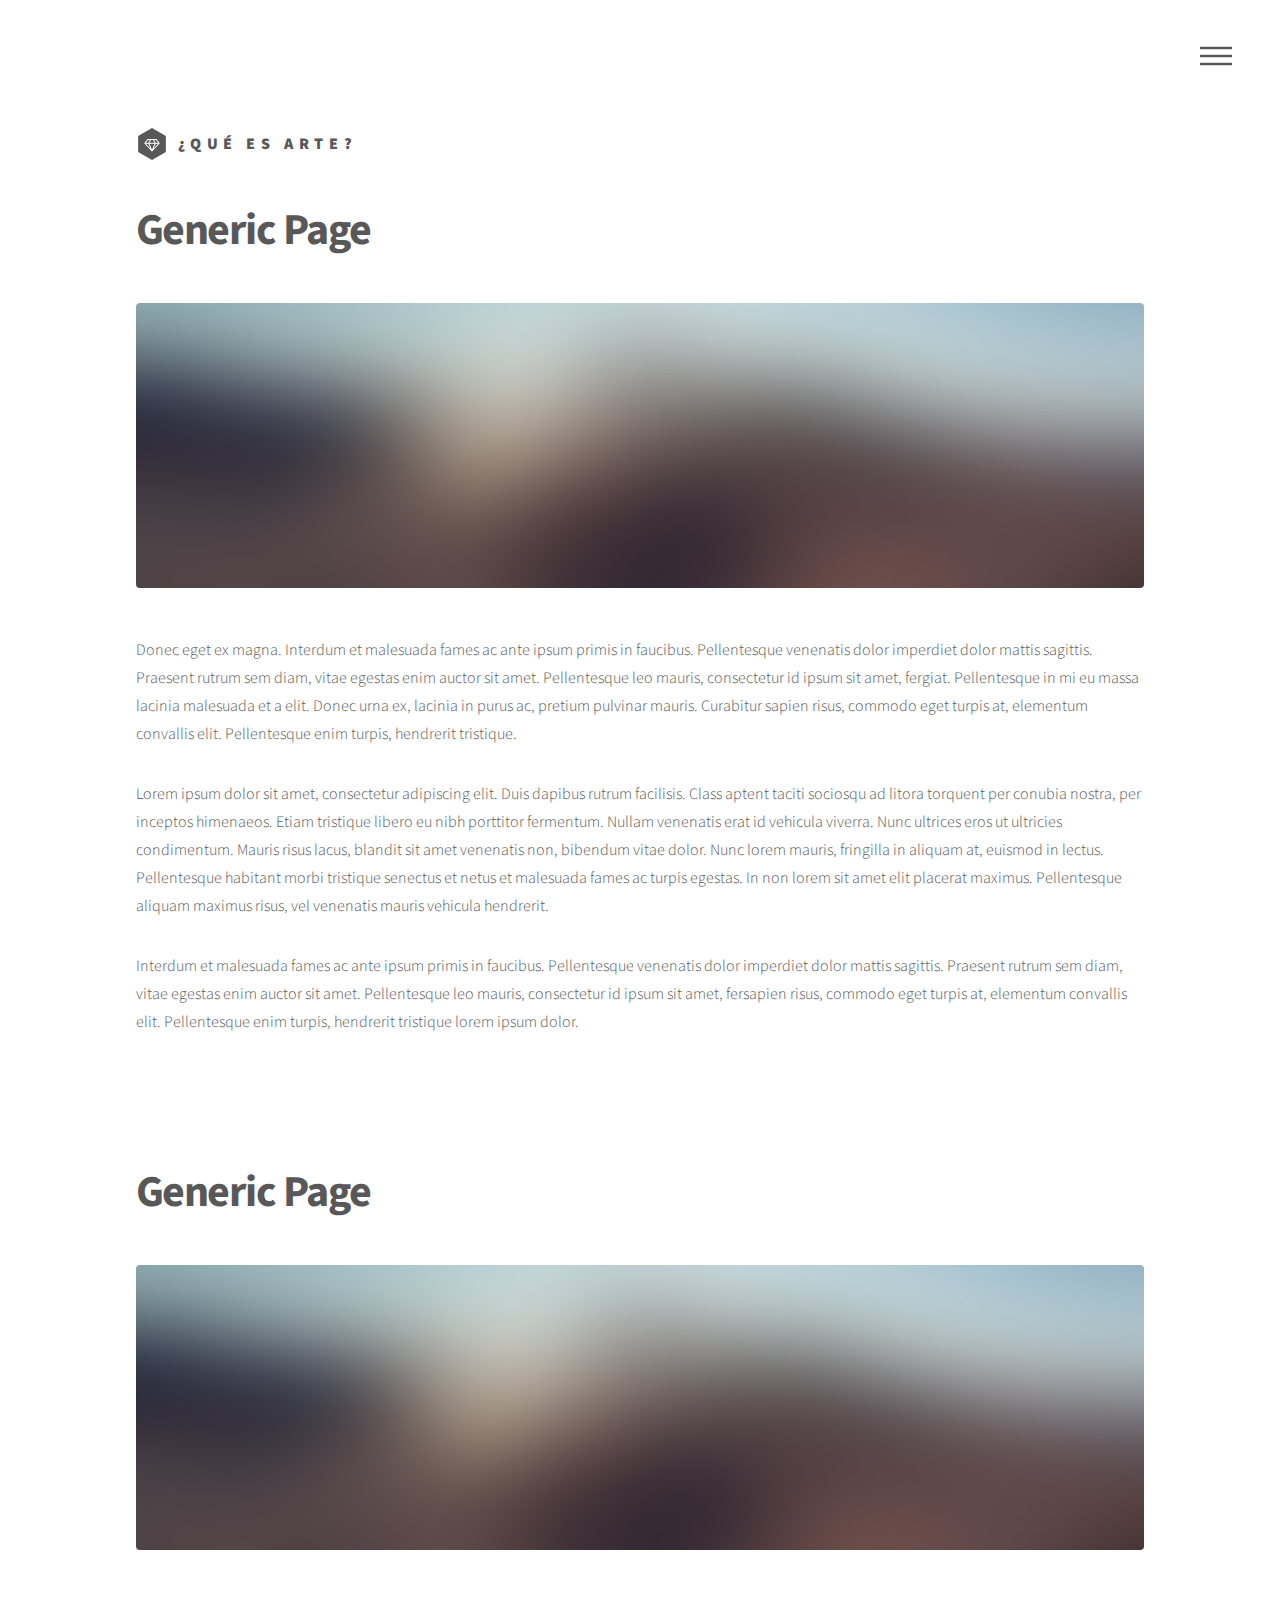
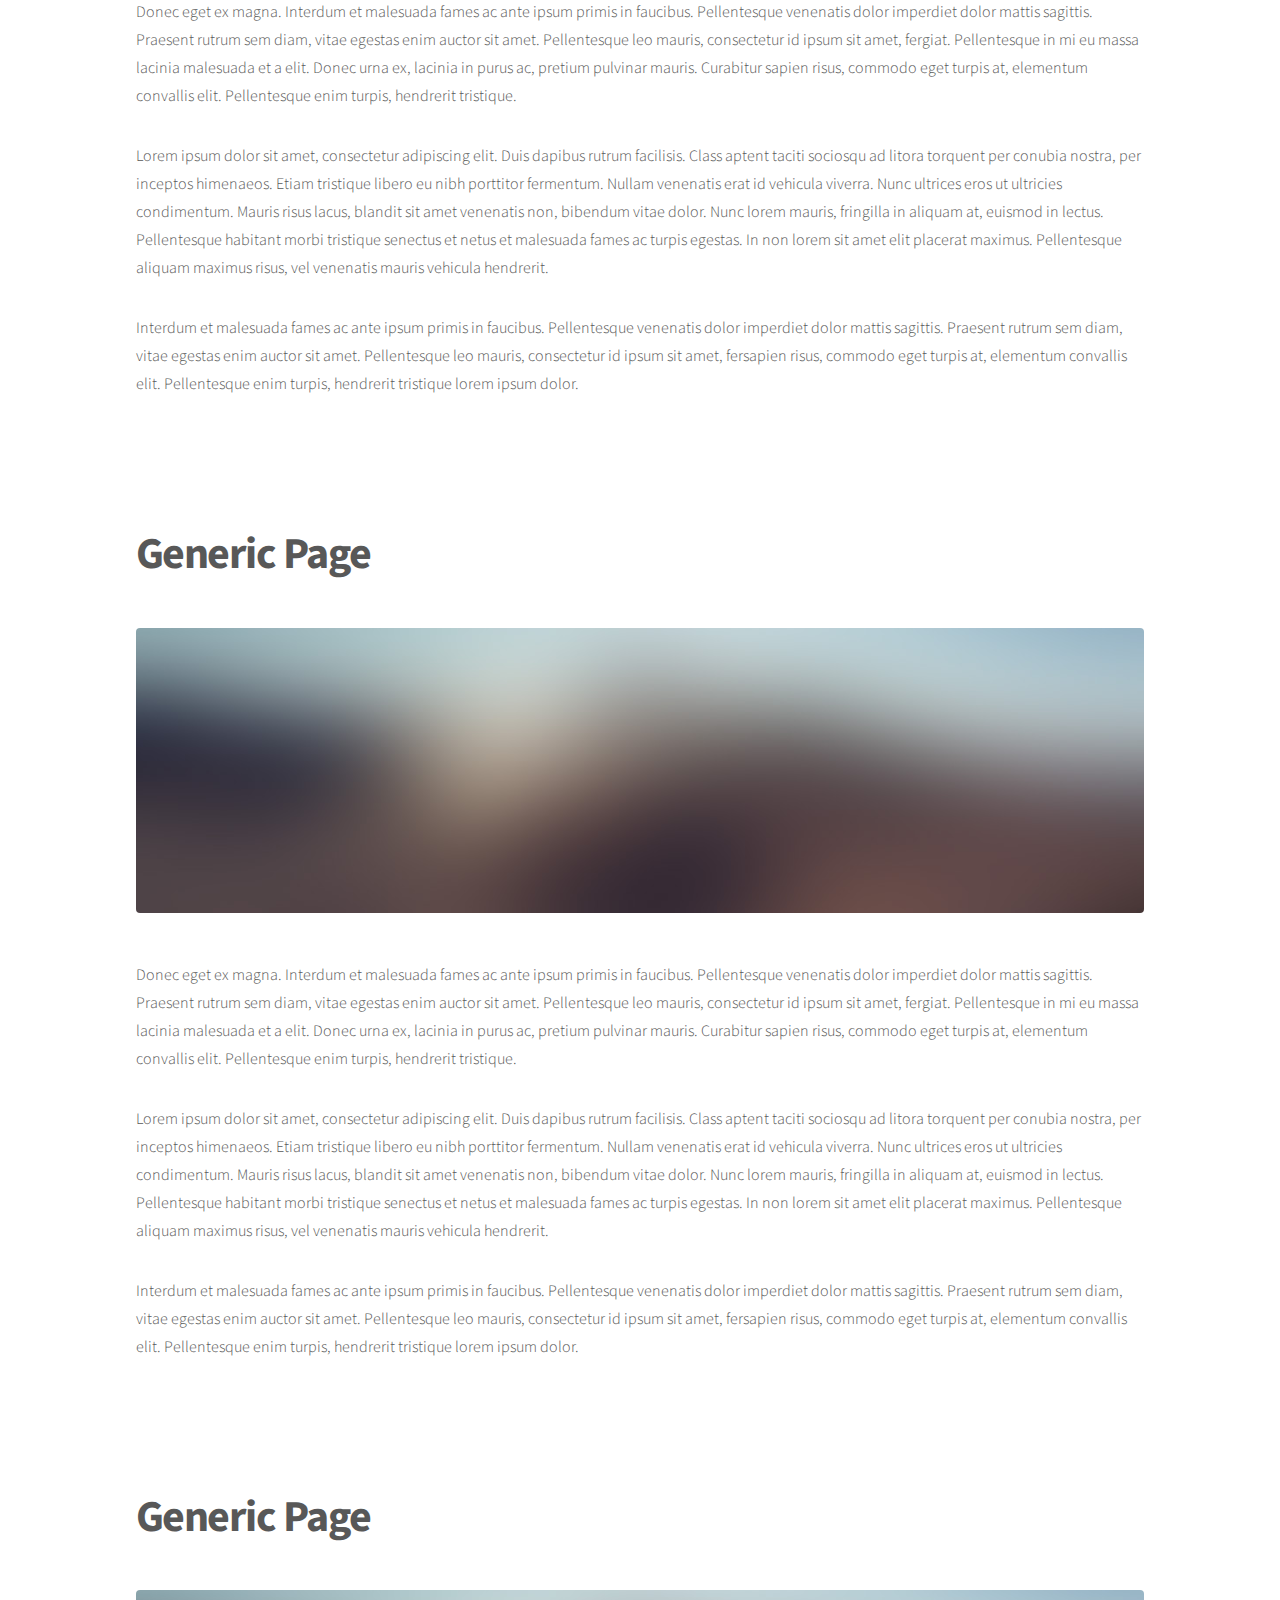
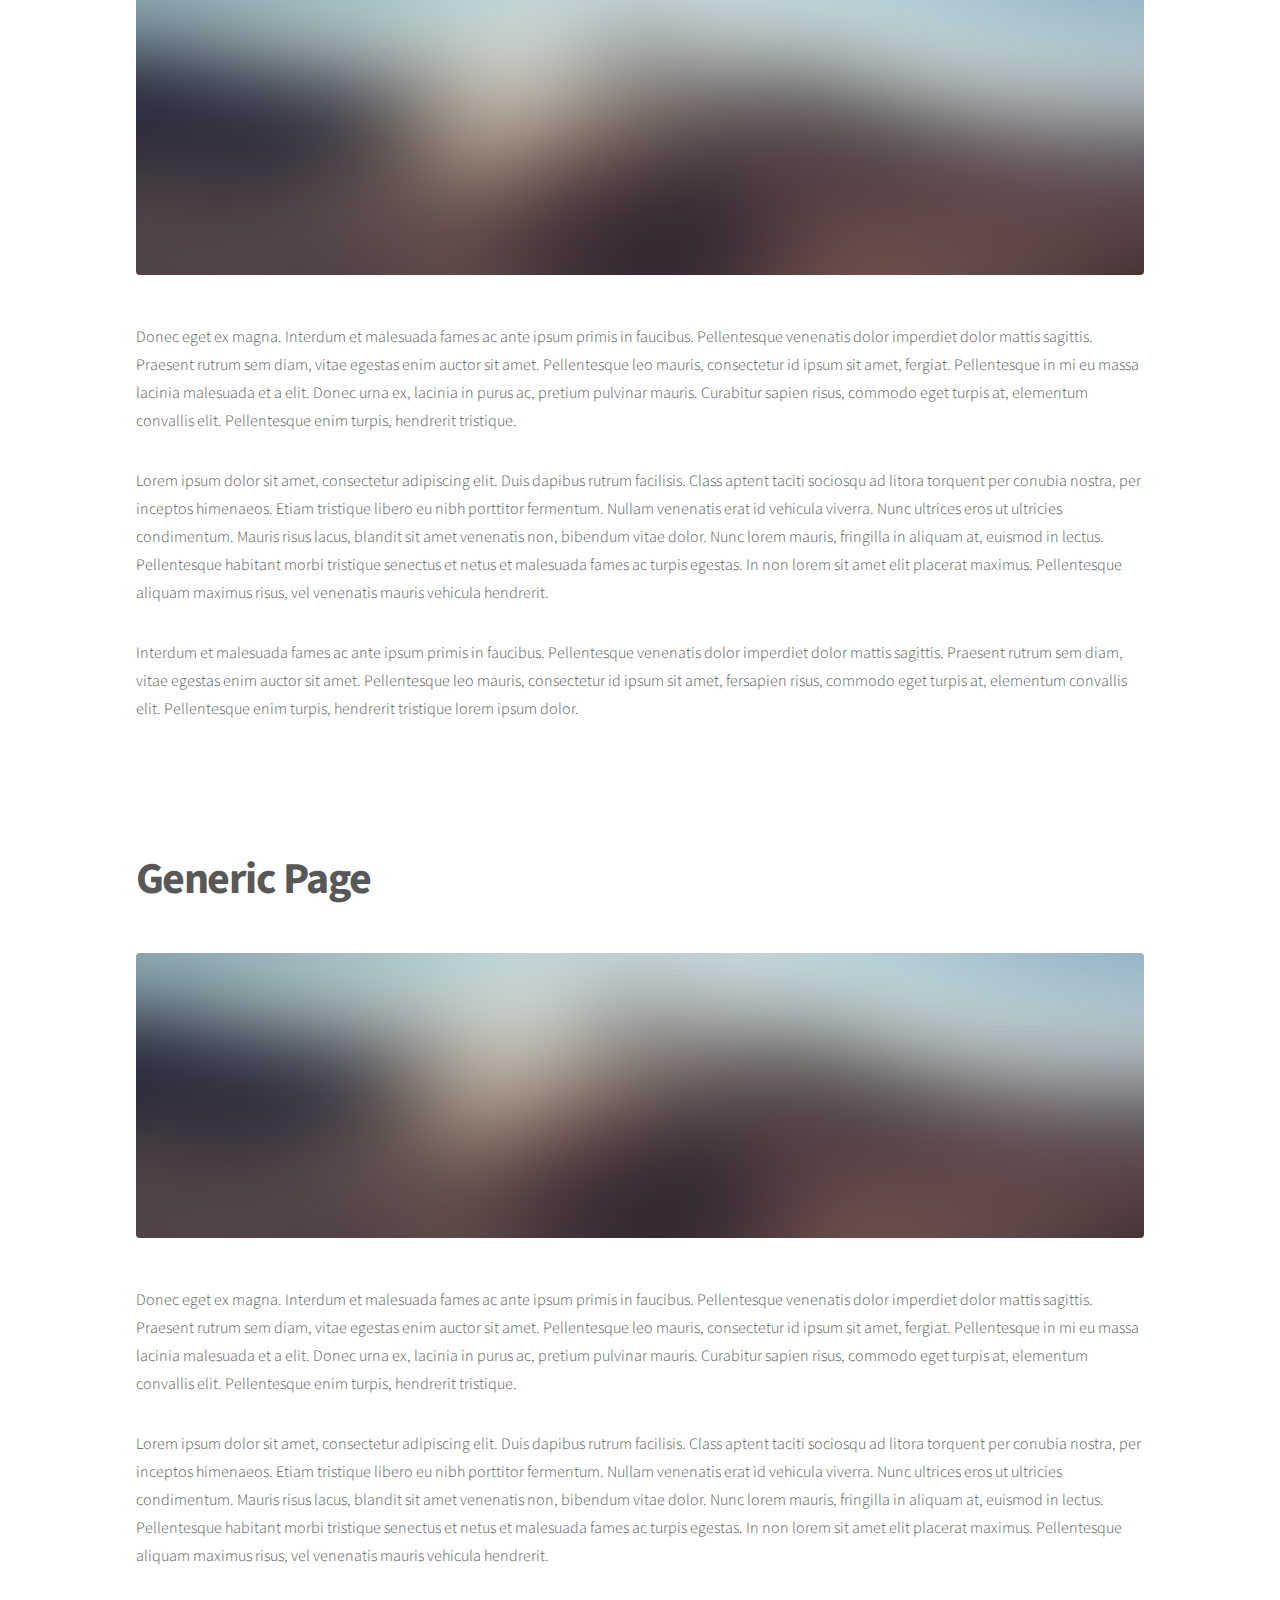
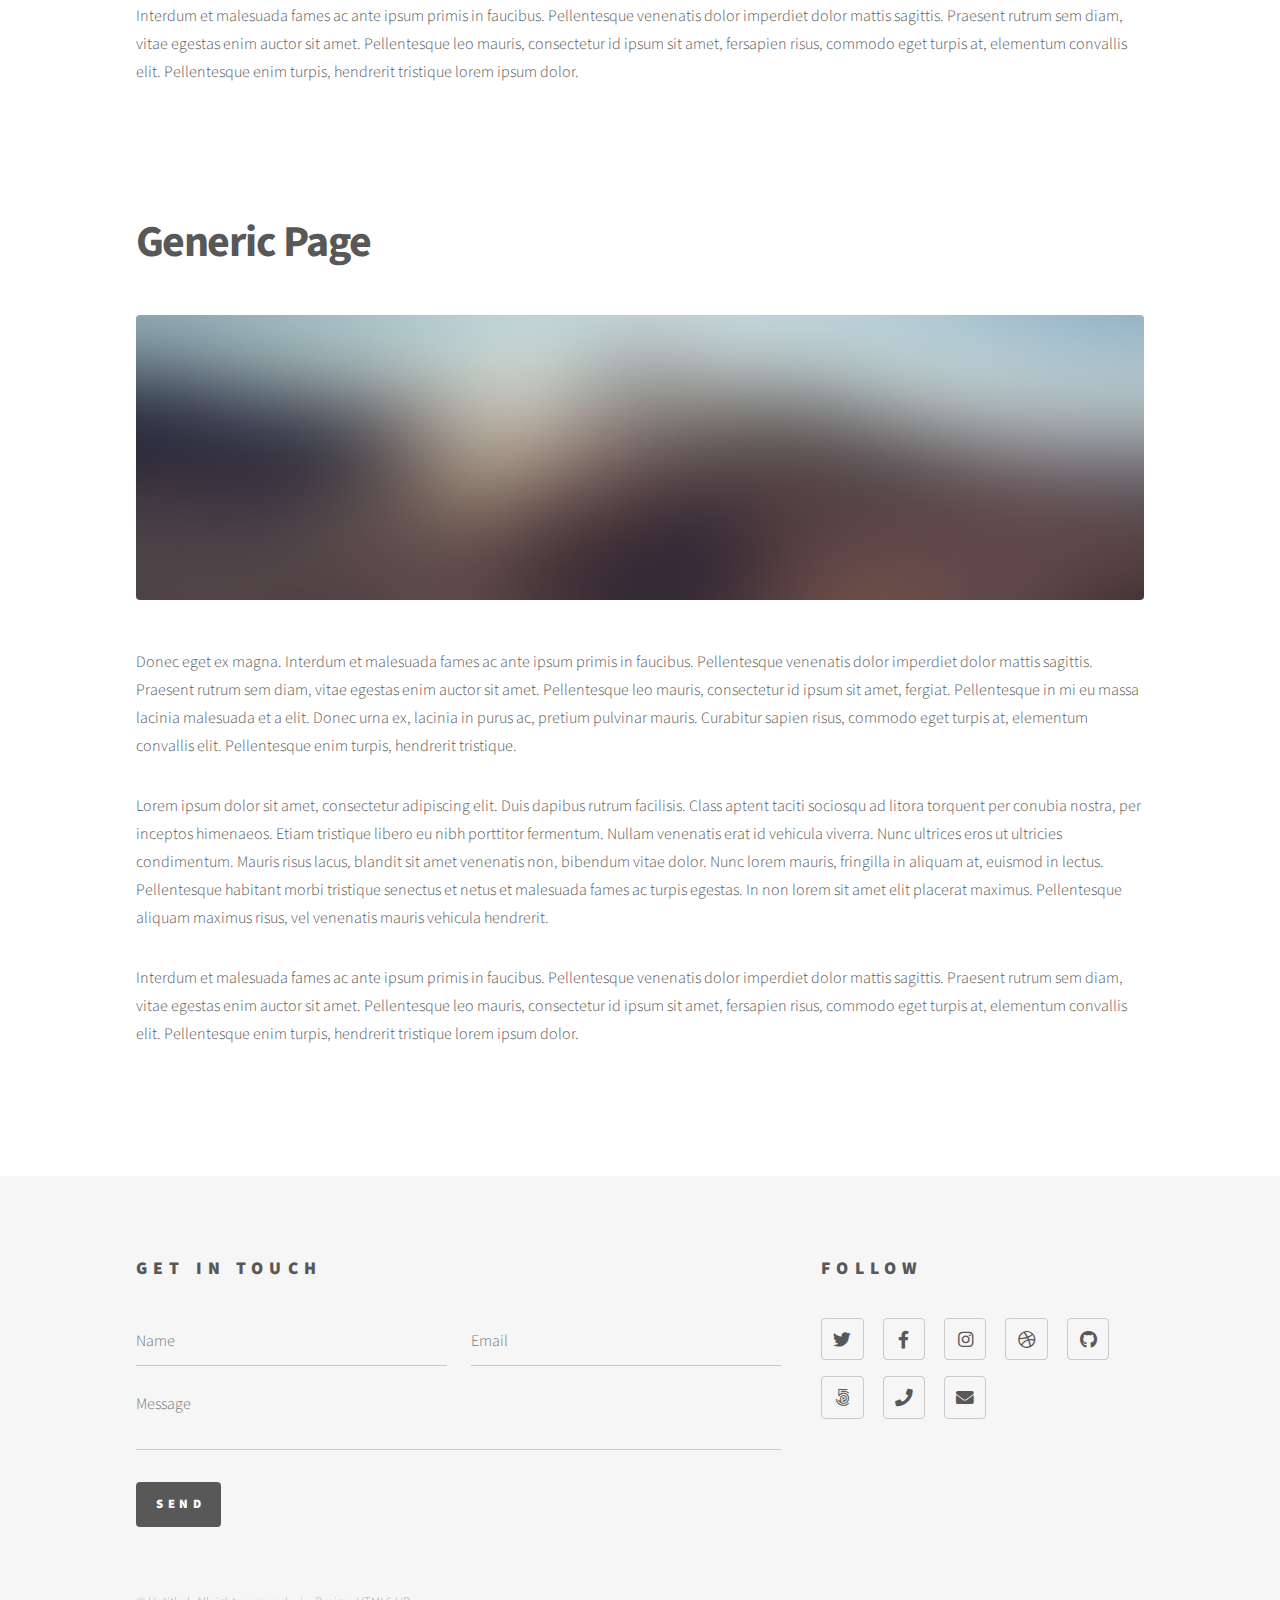
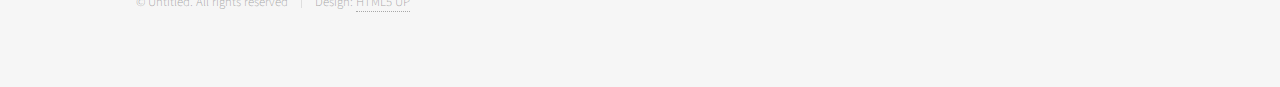
<file: tema6.html>
<!DOCTYPE HTML>
<!--
	Phantom by HTML5 UP
	html5up.net | @ajlkn
	Free for personal and commercial use under the CCA 3.0 license (html5up.net/license)
-->
<html>
	<head>
		<title>TEMA 6</title>
		<meta charset="utf-8" />
		<meta name="viewport" content="width=device-width, initial-scale=1, user-scalable=no" />
		<link rel="stylesheet" href="assets/css/main.css" />
		<noscript><link rel="stylesheet" href="assets/css/noscript.css" /></noscript>
	</head>
	<body class="is-preload">
		<!-- Wrapper -->
			<div id="wrapper">

				<!-- Header -->
					<header id="header">
						<div class="inner">

							<!-- Logo -->
								<a href="index.html" class="logo">
									<span class="symbol"><img src="images/logo.svg" alt="" /></span><span class="title">¿QUÉ ES ARTE?</span>
								</a>

							<!-- Nav -->
								<nav>
									<ul>
										<li><a href="#menu">Menu</a></li>
									</ul>
								</nav>

						</div>
					</header>

				<!-- Menu -->
					<nav id="menu">
						<h2>Menu</h2>
						<ul>
							<li><a href="index.html">Home</a></li>
							<li><a href="generic.html">Ipsum veroeros</a></li>
							<li><a href="generic.html">Tempus etiam</a></li>
							<li><a href="generic.html">Consequat dolor</a></li>
							<li><a href="elements.html">Elements</a></li>
						</ul>
					</nav>

				<!-- Main -->
					<div id="main">
						<div class="inner">
							<h1>Generic Page</h1>
							<span class="image main"><img src="images/pic13.jpg" alt="" /></span>
							<p>Donec eget ex magna. Interdum et malesuada fames ac ante ipsum primis in faucibus. Pellentesque venenatis dolor imperdiet dolor mattis sagittis. Praesent rutrum sem diam, vitae egestas enim auctor sit amet. Pellentesque leo mauris, consectetur id ipsum sit amet, fergiat. Pellentesque in mi eu massa lacinia malesuada et a elit. Donec urna ex, lacinia in purus ac, pretium pulvinar mauris. Curabitur sapien risus, commodo eget turpis at, elementum convallis elit. Pellentesque enim turpis, hendrerit tristique.</p>
							<p>Lorem ipsum dolor sit amet, consectetur adipiscing elit. Duis dapibus rutrum facilisis. Class aptent taciti sociosqu ad litora torquent per conubia nostra, per inceptos himenaeos. Etiam tristique libero eu nibh porttitor fermentum. Nullam venenatis erat id vehicula viverra. Nunc ultrices eros ut ultricies condimentum. Mauris risus lacus, blandit sit amet venenatis non, bibendum vitae dolor. Nunc lorem mauris, fringilla in aliquam at, euismod in lectus. Pellentesque habitant morbi tristique senectus et netus et malesuada fames ac turpis egestas. In non lorem sit amet elit placerat maximus. Pellentesque aliquam maximus risus, vel venenatis mauris vehicula hendrerit.</p>
							<p>Interdum et malesuada fames ac ante ipsum primis in faucibus. Pellentesque venenatis dolor imperdiet dolor mattis sagittis. Praesent rutrum sem diam, vitae egestas enim auctor sit amet. Pellentesque leo mauris, consectetur id ipsum sit amet, fersapien risus, commodo eget turpis at, elementum convallis elit. Pellentesque enim turpis, hendrerit tristique lorem ipsum dolor.</p>
						</div>
					</div>
                    
					<div id="main">
						<div class="inner">
							<h1>Generic Page</h1>
							<span class="image main"><img src="images/pic13.jpg" alt="" /></span>
							<p>Donec eget ex magna. Interdum et malesuada fames ac ante ipsum primis in faucibus. Pellentesque venenatis dolor imperdiet dolor mattis sagittis. Praesent rutrum sem diam, vitae egestas enim auctor sit amet. Pellentesque leo mauris, consectetur id ipsum sit amet, fergiat. Pellentesque in mi eu massa lacinia malesuada et a elit. Donec urna ex, lacinia in purus ac, pretium pulvinar mauris. Curabitur sapien risus, commodo eget turpis at, elementum convallis elit. Pellentesque enim turpis, hendrerit tristique.</p>
							<p>Lorem ipsum dolor sit amet, consectetur adipiscing elit. Duis dapibus rutrum facilisis. Class aptent taciti sociosqu ad litora torquent per conubia nostra, per inceptos himenaeos. Etiam tristique libero eu nibh porttitor fermentum. Nullam venenatis erat id vehicula viverra. Nunc ultrices eros ut ultricies condimentum. Mauris risus lacus, blandit sit amet venenatis non, bibendum vitae dolor. Nunc lorem mauris, fringilla in aliquam at, euismod in lectus. Pellentesque habitant morbi tristique senectus et netus et malesuada fames ac turpis egestas. In non lorem sit amet elit placerat maximus. Pellentesque aliquam maximus risus, vel venenatis mauris vehicula hendrerit.</p>
							<p>Interdum et malesuada fames ac ante ipsum primis in faucibus. Pellentesque venenatis dolor imperdiet dolor mattis sagittis. Praesent rutrum sem diam, vitae egestas enim auctor sit amet. Pellentesque leo mauris, consectetur id ipsum sit amet, fersapien risus, commodo eget turpis at, elementum convallis elit. Pellentesque enim turpis, hendrerit tristique lorem ipsum dolor.</p>
						</div>
					</div>
                    
					<div id="main">
						<div class="inner">
							<h1>Generic Page</h1>
							<span class="image main"><img src="images/pic13.jpg" alt="" /></span>
							<p>Donec eget ex magna. Interdum et malesuada fames ac ante ipsum primis in faucibus. Pellentesque venenatis dolor imperdiet dolor mattis sagittis. Praesent rutrum sem diam, vitae egestas enim auctor sit amet. Pellentesque leo mauris, consectetur id ipsum sit amet, fergiat. Pellentesque in mi eu massa lacinia malesuada et a elit. Donec urna ex, lacinia in purus ac, pretium pulvinar mauris. Curabitur sapien risus, commodo eget turpis at, elementum convallis elit. Pellentesque enim turpis, hendrerit tristique.</p>
							<p>Lorem ipsum dolor sit amet, consectetur adipiscing elit. Duis dapibus rutrum facilisis. Class aptent taciti sociosqu ad litora torquent per conubia nostra, per inceptos himenaeos. Etiam tristique libero eu nibh porttitor fermentum. Nullam venenatis erat id vehicula viverra. Nunc ultrices eros ut ultricies condimentum. Mauris risus lacus, blandit sit amet venenatis non, bibendum vitae dolor. Nunc lorem mauris, fringilla in aliquam at, euismod in lectus. Pellentesque habitant morbi tristique senectus et netus et malesuada fames ac turpis egestas. In non lorem sit amet elit placerat maximus. Pellentesque aliquam maximus risus, vel venenatis mauris vehicula hendrerit.</p>
							<p>Interdum et malesuada fames ac ante ipsum primis in faucibus. Pellentesque venenatis dolor imperdiet dolor mattis sagittis. Praesent rutrum sem diam, vitae egestas enim auctor sit amet. Pellentesque leo mauris, consectetur id ipsum sit amet, fersapien risus, commodo eget turpis at, elementum convallis elit. Pellentesque enim turpis, hendrerit tristique lorem ipsum dolor.</p>
						</div>
					</div>
                    
					<div id="main">
						<div class="inner">
							<h1>Generic Page</h1>
							<span class="image main"><img src="images/pic13.jpg" alt="" /></span>
							<p>Donec eget ex magna. Interdum et malesuada fames ac ante ipsum primis in faucibus. Pellentesque venenatis dolor imperdiet dolor mattis sagittis. Praesent rutrum sem diam, vitae egestas enim auctor sit amet. Pellentesque leo mauris, consectetur id ipsum sit amet, fergiat. Pellentesque in mi eu massa lacinia malesuada et a elit. Donec urna ex, lacinia in purus ac, pretium pulvinar mauris. Curabitur sapien risus, commodo eget turpis at, elementum convallis elit. Pellentesque enim turpis, hendrerit tristique.</p>
							<p>Lorem ipsum dolor sit amet, consectetur adipiscing elit. Duis dapibus rutrum facilisis. Class aptent taciti sociosqu ad litora torquent per conubia nostra, per inceptos himenaeos. Etiam tristique libero eu nibh porttitor fermentum. Nullam venenatis erat id vehicula viverra. Nunc ultrices eros ut ultricies condimentum. Mauris risus lacus, blandit sit amet venenatis non, bibendum vitae dolor. Nunc lorem mauris, fringilla in aliquam at, euismod in lectus. Pellentesque habitant morbi tristique senectus et netus et malesuada fames ac turpis egestas. In non lorem sit amet elit placerat maximus. Pellentesque aliquam maximus risus, vel venenatis mauris vehicula hendrerit.</p>
							<p>Interdum et malesuada fames ac ante ipsum primis in faucibus. Pellentesque venenatis dolor imperdiet dolor mattis sagittis. Praesent rutrum sem diam, vitae egestas enim auctor sit amet. Pellentesque leo mauris, consectetur id ipsum sit amet, fersapien risus, commodo eget turpis at, elementum convallis elit. Pellentesque enim turpis, hendrerit tristique lorem ipsum dolor.</p>
						</div>
					</div>
                    
					<div id="main">
						<div class="inner">
							<h1>Generic Page</h1>
							<span class="image main"><img src="images/pic13.jpg" alt="" /></span>
							<p>Donec eget ex magna. Interdum et malesuada fames ac ante ipsum primis in faucibus. Pellentesque venenatis dolor imperdiet dolor mattis sagittis. Praesent rutrum sem diam, vitae egestas enim auctor sit amet. Pellentesque leo mauris, consectetur id ipsum sit amet, fergiat. Pellentesque in mi eu massa lacinia malesuada et a elit. Donec urna ex, lacinia in purus ac, pretium pulvinar mauris. Curabitur sapien risus, commodo eget turpis at, elementum convallis elit. Pellentesque enim turpis, hendrerit tristique.</p>
							<p>Lorem ipsum dolor sit amet, consectetur adipiscing elit. Duis dapibus rutrum facilisis. Class aptent taciti sociosqu ad litora torquent per conubia nostra, per inceptos himenaeos. Etiam tristique libero eu nibh porttitor fermentum. Nullam venenatis erat id vehicula viverra. Nunc ultrices eros ut ultricies condimentum. Mauris risus lacus, blandit sit amet venenatis non, bibendum vitae dolor. Nunc lorem mauris, fringilla in aliquam at, euismod in lectus. Pellentesque habitant morbi tristique senectus et netus et malesuada fames ac turpis egestas. In non lorem sit amet elit placerat maximus. Pellentesque aliquam maximus risus, vel venenatis mauris vehicula hendrerit.</p>
							<p>Interdum et malesuada fames ac ante ipsum primis in faucibus. Pellentesque venenatis dolor imperdiet dolor mattis sagittis. Praesent rutrum sem diam, vitae egestas enim auctor sit amet. Pellentesque leo mauris, consectetur id ipsum sit amet, fersapien risus, commodo eget turpis at, elementum convallis elit. Pellentesque enim turpis, hendrerit tristique lorem ipsum dolor.</p>
						</div>
					</div>
                    
					<div id="main">
						<div class="inner">
							<h1>Generic Page</h1>
							<span class="image main"><img src="images/pic13.jpg" alt="" /></span>
							<p>Donec eget ex magna. Interdum et malesuada fames ac ante ipsum primis in faucibus. Pellentesque venenatis dolor imperdiet dolor mattis sagittis. Praesent rutrum sem diam, vitae egestas enim auctor sit amet. Pellentesque leo mauris, consectetur id ipsum sit amet, fergiat. Pellentesque in mi eu massa lacinia malesuada et a elit. Donec urna ex, lacinia in purus ac, pretium pulvinar mauris. Curabitur sapien risus, commodo eget turpis at, elementum convallis elit. Pellentesque enim turpis, hendrerit tristique.</p>
							<p>Lorem ipsum dolor sit amet, consectetur adipiscing elit. Duis dapibus rutrum facilisis. Class aptent taciti sociosqu ad litora torquent per conubia nostra, per inceptos himenaeos. Etiam tristique libero eu nibh porttitor fermentum. Nullam venenatis erat id vehicula viverra. Nunc ultrices eros ut ultricies condimentum. Mauris risus lacus, blandit sit amet venenatis non, bibendum vitae dolor. Nunc lorem mauris, fringilla in aliquam at, euismod in lectus. Pellentesque habitant morbi tristique senectus et netus et malesuada fames ac turpis egestas. In non lorem sit amet elit placerat maximus. Pellentesque aliquam maximus risus, vel venenatis mauris vehicula hendrerit.</p>
							<p>Interdum et malesuada fames ac ante ipsum primis in faucibus. Pellentesque venenatis dolor imperdiet dolor mattis sagittis. Praesent rutrum sem diam, vitae egestas enim auctor sit amet. Pellentesque leo mauris, consectetur id ipsum sit amet, fersapien risus, commodo eget turpis at, elementum convallis elit. Pellentesque enim turpis, hendrerit tristique lorem ipsum dolor.</p>
						</div>
					</div>

				<!-- Footer -->
					<footer id="footer">
						<div class="inner">
							<section>
								<h2>Get in touch</h2>
								<form method="post" action="#">
									<div class="fields">
										<div class="field half">
											<input type="text" name="name" id="name" placeholder="Name" />
										</div>
										<div class="field half">
											<input type="email" name="email" id="email" placeholder="Email" />
										</div>
										<div class="field">
											<textarea name="message" id="message" placeholder="Message"></textarea>
										</div>
									</div>
									<ul class="actions">
										<li><input type="submit" value="Send" class="primary" /></li>
									</ul>
								</form>
							</section>
							<section>
								<h2>Follow</h2>
								<ul class="icons">
									<li><a href="#" class="icon brands style2 fa-twitter"><span class="label">Twitter</span></a></li>
									<li><a href="#" class="icon brands style2 fa-facebook-f"><span class="label">Facebook</span></a></li>
									<li><a href="#" class="icon brands style2 fa-instagram"><span class="label">Instagram</span></a></li>
									<li><a href="#" class="icon brands style2 fa-dribbble"><span class="label">Dribbble</span></a></li>
									<li><a href="#" class="icon brands style2 fa-github"><span class="label">GitHub</span></a></li>
									<li><a href="#" class="icon brands style2 fa-500px"><span class="label">500px</span></a></li>
									<li><a href="#" class="icon solid style2 fa-phone"><span class="label">Phone</span></a></li>
									<li><a href="#" class="icon solid style2 fa-envelope"><span class="label">Email</span></a></li>
								</ul>
							</section>
							<ul class="copyright">
								<li>&copy; Untitled. All rights reserved</li><li>Design: <a href="http://html5up.net">HTML5 UP</a></li>
							</ul>
						</div>
					</footer>

			</div>

		<!-- Scripts -->
			<script src="assets/js/jquery.min.js"></script>
			<script src="assets/js/browser.min.js"></script>
			<script src="assets/js/breakpoints.min.js"></script>
			<script src="assets/js/util.js"></script>
			<script src="assets/js/main.js"></script>

	</body>
</html>
</file>
<file: assets/css/noscript.css>
/*
	Phantom by HTML5 UP
	html5up.net | @ajlkn
	Free for personal and commercial use under the CCA 3.0 license (html5up.net/license)
*/

/* Tiles */

	body.is-preload .tiles article {
		-moz-transform: none;
		-webkit-transform: none;
		-ms-transform: none;
		transform: none;
		opacity: 1;
	}
</file>
<file: assets_galeria/css/noscript.css>
/*
	Lens by HTML5 UP
	html5up.net | @ajlkn
	Free for personal and commercial use under the CCA 3.0 license (html5up.net/license)
*/

/* Main */

	#main {
		opacity: 1 !important;
		right: 0 !important;
	}

	body:before {
		content: 'Javascript is disabled :(';
		display: block;
		position: absolute;
		top: 50%;
		width: calc(100% - 22.5em * 0.333333333);
		height: 4em;
		margin-top: -2em;
		color: #282828;
		cursor: default;
		font-size: 3em;
		line-height: 4em;
		text-align: center;
		white-space: nowrap;
		left: 0;
	}
</file>
<file: assets/css/main.css>
@import url(fontawesome-all.min.css);
@import url("https://fonts.googleapis.com/css?family=Source+Sans+Pro:300,700,900");

/*
	Phantom by HTML5 UP
	html5up.net | @ajlkn
	Free for personal and commercial use under the CCA 3.0 license (html5up.net/license)
*/

html, body, div, span, applet, object,
iframe, h1, h2, h3, h4, h5, h6, p, blockquote,
pre, a, abbr, acronym, address, big, cite,
code, del, dfn, em, img, ins, kbd, q, s, samp,
small, strike, strong, sub, sup, tt, var, b,
u, i, center, dl, dt, dd, ol, ul, li, fieldset,
form, label, legend, table, caption, tbody,
tfoot, thead, tr, th, td, article, aside,
canvas, details, embed, figure, figcaption,
footer, header, hgroup, menu, nav, output, ruby,
section, summary, time, mark, audio, video {
	margin: 0;
	padding: 0;
	border: 0;
	font-size: 100%;
	font: inherit;
	vertical-align: baseline;}

article, aside, details, figcaption, figure,
footer, header, hgroup, menu, nav, section {
	display: block;}

body {
	line-height: 1;
}

ol, ul {
	list-style: none;
}

blockquote, q {
	quotes: none;
}

	blockquote:before, blockquote:after, q:before, q:after {
		content: '';
		content: none;
	}

table {
	border-collapse: collapse;
	border-spacing: 0;
}

body {
	-webkit-text-size-adjust: none;
}

mark {
	background-color: transparent;
	color: inherit;
}

input::-moz-focus-inner {
	border: 0;
	padding: 0;
}

input, select, textarea {
	-moz-appearance: none;
	-webkit-appearance: none;
	-ms-appearance: none;
	appearance: none;
}

/* Basic */

	@-ms-viewport {
		width: device-width;
	}

	body {
		-ms-overflow-style: scrollbar;
	}

	@media screen and (max-width: 480px) {

		html, body {
			min-width: 320px;
		}

	}

	html {
		box-sizing: border-box;
	}

	*, *:before, *:after {
		box-sizing: inherit;
	}

	body {
		background: #ffffff;
	}

		body.is-preload *, body.is-preload *:before, body.is-preload *:after {
			-moz-animation: none !important;
			-webkit-animation: none !important;
			-ms-animation: none !important;
			animation: none !important;
			-moz-transition: none !important;
			-webkit-transition: none !important;
			-ms-transition: none !important;
			transition: none !important;
		}

/* Type */

	body, input, select, textarea {
		color: #585858;
		font-family: "Source Sans Pro", Helvetica, sans-serif;
		font-size: 16pt;
		font-weight: 300;
		line-height: 1.75;
	}

		@media screen and (max-width: 1680px) {

			body, input, select, textarea {
				font-size: 14pt;
			}

		}

		@media screen and (max-width: 1280px) {

			body, input, select, textarea {
				font-size: 12pt;
			}

		}

	a {
		-moz-transition: border-bottom-color 0.2s ease, color 0.2s ease;
		-webkit-transition: border-bottom-color 0.2s ease, color 0.2s ease;
		-ms-transition: border-bottom-color 0.2s ease, color 0.2s ease;
		transition: border-bottom-color 0.2s ease, color 0.2s ease;
		text-decoration: none;
		color: #585858;
		border-bottom: dotted 1px rgba(88, 88, 88, 0.5);
	}

		a:hover {
			border-bottom-color: transparent;
			color: #f2849e !important;
		}

	strong, b {
		font-weight: 900;
	}

	em, i {
		font-style: italic;
	}

	p {
		margin: 0 0 2em 0;
	}

	h1 {
		font-size: 2.75em;
		font-weight: 700;
		line-height: 1.3;
		margin: 0 0 1em 0;
		letter-spacing: -0.035em;
	}

		h1 a {
			color: inherit;
		}

		@media screen and (max-width: 736px) {

			h1 {
				font-size: 2em;
				margin: 0 0 1em 0;
			}

		}

		@media screen and (max-width: 360px) {

			h1 {
				font-size: 1.75em;
			}

		}

	h2, h3, h4, h5, h6 {
		font-weight: 900;
		line-height: 1.5;
		margin: 0 0 2em 0;
		text-transform: uppercase;
		letter-spacing: 0.35em;
	}

		h2 a, h3 a, h4 a, h5 a, h6 a {
			color: inherit;
		}

	h2 {
		font-size: 1.1em;
	}

	h3 {
		font-size: 1em;
	}

	h4 {
		font-size: 0.8em;
	}

	h5 {
		font-size: 0.8em;
	}

	h6 {
		font-size: 0.8em;
	}

	@media screen and (max-width: 980px) {

		h1 br, h2 br, h3 br, h4 br, h5 br, h6 br {
			display: none;
		}

	}

	@media screen and (max-width: 736px) {

		h2 {
			font-size: 1em;
		}

		h3 {
			font-size: 0.8em;
		}

	}

	sub {
		font-size: 0.8em;
		position: relative;
		top: 0.5em;
	}

	sup {
		font-size: 0.8em;
		position: relative;
		top: -0.5em;
	}

	blockquote {
		border-left: solid 4px #c9c9c9;
		font-style: italic;
		margin: 0 0 2em 0;
		padding: 0.5em 0 0.5em 2em;
	}

	code {
		background: rgba(144, 144, 144, 0.075);
		border-radius: 4px;
		border: solid 1px #c9c9c9;
		font-family: "Courier New", monospace;
		font-size: 0.9em;
		margin: 0 0.25em;
		padding: 0.25em 0.65em;
	}

	pre {
		-webkit-overflow-scrolling: touch;
		font-family: "Courier New", monospace;
		font-size: 0.9em;
		margin: 0 0 2em 0;
	}

		pre code {
			display: block;
			line-height: 1.75;
			padding: 1em 1.5em;
			overflow-x: auto;
		}

	hr {
		border: 0;
		border-bottom: solid 1px #c9c9c9;
		margin: 2em 0;
	}

		hr.major {
			margin: 3em 0;
		}

	.align-left {
		text-align: left;
	}

	.align-center {
		text-align: center;
	}

	.align-right {
		text-align: right;
	}

/* Row */

	.row {
		display: flex;
		flex-wrap: wrap;
		box-sizing: border-box;
		align-items: stretch;
	}

		.row > * {
			box-sizing: border-box;
		}

		.row.gtr-uniform > * > :last-child {
			margin-bottom: 0;
		}

		.row.aln-left {
			justify-content: flex-start;
		}

		.row.aln-center {
			justify-content: center;
		}

		.row.aln-right {
			justify-content: flex-end;
		}

		.row.aln-top {
			align-items: flex-start;
		}

		.row.aln-middle {
			align-items: center;
		}

		.row.aln-bottom {
			align-items: flex-end;
		}

		.row > .imp {
			order: -1;
		}

		.row > .col-1 {
			width: 8.33333%;
		}

		.row > .off-1 {
			margin-left: 8.33333%;
		}

		.row > .col-2 {
			width: 16.66667%;
		}

		.row > .off-2 {
			margin-left: 16.66667%;
		}

		.row > .col-3 {
			width: 25%;
		}

		.row > .off-3 {
			margin-left: 25%;
		}

		.row > .col-4 {
			width: 33.33333%;
		}

		.row > .off-4 {
			margin-left: 33.33333%;
		}

		.row > .col-5 {
			width: 41.66667%;
		}

		.row > .off-5 {
			margin-left: 41.66667%;
		}

		.row > .col-6 {
			width: 50%;
		}

		.row > .off-6 {
			margin-left: 50%;
		}

		.row > .col-7 {
			width: 58.33333%;
		}

		.row > .off-7 {
			margin-left: 58.33333%;
		}

		.row > .col-8 {
			width: 66.66667%;
		}

		.row > .off-8 {
			margin-left: 66.66667%;
		}

		.row > .col-9 {
			width: 75%;
		}

		.row > .off-9 {
			margin-left: 75%;
		}

		.row > .col-10 {
			width: 83.33333%;
		}

		.row > .off-10 {
			margin-left: 83.33333%;
		}

		.row > .col-11 {
			width: 91.66667%;
		}

		.row > .off-11 {
			margin-left: 91.66667%;
		}

		.row > .col-12 {
			width: 100%;
		}

		.row > .off-12 {
			margin-left: 100%;
		}

		.row.gtr-0 {
			margin-top: 0;
			margin-left: 0em;
		}

			.row.gtr-0 > * {
				padding: 0 0 0 0em;
			}

			.row.gtr-0.gtr-uniform {
				margin-top: 0em;
			}

				.row.gtr-0.gtr-uniform > * {
					padding-top: 0em;
				}

		.row.gtr-25 {
			margin-top: 0;
			margin-left: -0.5em;
		}

			.row.gtr-25 > * {
				padding: 0 0 0 0.5em;
			}

			.row.gtr-25.gtr-uniform {
				margin-top: -0.5em;
			}

				.row.gtr-25.gtr-uniform > * {
					padding-top: 0.5em;
				}

		.row.gtr-50 {
			margin-top: 0;
			margin-left: -1em;
		}

			.row.gtr-50 > * {
				padding: 0 0 0 1em;
			}

			.row.gtr-50.gtr-uniform {
				margin-top: -1em;
			}

				.row.gtr-50.gtr-uniform > * {
					padding-top: 1em;
				}

		.row {
			margin-top: 0;
			margin-left: -2em;
		}

			.row > * {
				padding: 0 0 0 2em;
			}

			.row.gtr-uniform {
				margin-top: -2em;
			}

				.row.gtr-uniform > * {
					padding-top: 2em;
				}

		.row.gtr-150 {
			margin-top: 0;
			margin-left: -3em;
		}

			.row.gtr-150 > * {
				padding: 0 0 0 3em;
			}

			.row.gtr-150.gtr-uniform {
				margin-top: -3em;
			}

				.row.gtr-150.gtr-uniform > * {
					padding-top: 3em;
				}

		.row.gtr-200 {
			margin-top: 0;
			margin-left: -4em;
		}

			.row.gtr-200 > * {
				padding: 0 0 0 4em;
			}

			.row.gtr-200.gtr-uniform {
				margin-top: -4em;
			}

				.row.gtr-200.gtr-uniform > * {
					padding-top: 4em;
				}

		@media screen and (max-width: 1680px) {

			.row {
				display: flex;
				flex-wrap: wrap;
				box-sizing: border-box;
				align-items: stretch;
			}

				.row > * {
					box-sizing: border-box;
				}

				.row.gtr-uniform > * > :last-child {
					margin-bottom: 0;
				}

				.row.aln-left {
					justify-content: flex-start;
				}

				.row.aln-center {
					justify-content: center;
				}

				.row.aln-right {
					justify-content: flex-end;
				}

				.row.aln-top {
					align-items: flex-start;
				}

				.row.aln-middle {
					align-items: center;
				}

				.row.aln-bottom {
					align-items: flex-end;
				}

				.row > .imp-xlarge {
					order: -1;
				}

				.row > .col-1-xlarge {
					width: 8.33333%;
				}

				.row > .off-1-xlarge {
					margin-left: 8.33333%;
				}

				.row > .col-2-xlarge {
					width: 16.66667%;
				}

				.row > .off-2-xlarge {
					margin-left: 16.66667%;
				}

				.row > .col-3-xlarge {
					width: 25%;
				}

				.row > .off-3-xlarge {
					margin-left: 25%;
				}

				.row > .col-4-xlarge {
					width: 33.33333%;
				}

				.row > .off-4-xlarge {
					margin-left: 33.33333%;
				}

				.row > .col-5-xlarge {
					width: 41.66667%;
				}

				.row > .off-5-xlarge {
					margin-left: 41.66667%;
				}

				.row > .col-6-xlarge {
					width: 50%;
				}

				.row > .off-6-xlarge {
					margin-left: 50%;
				}

				.row > .col-7-xlarge {
					width: 58.33333%;
				}

				.row > .off-7-xlarge {
					margin-left: 58.33333%;
				}

				.row > .col-8-xlarge {
					width: 66.66667%;
				}

				.row > .off-8-xlarge {
					margin-left: 66.66667%;
				}

				.row > .col-9-xlarge {
					width: 75%;
				}

				.row > .off-9-xlarge {
					margin-left: 75%;
				}

				.row > .col-10-xlarge {
					width: 83.33333%;
				}

				.row > .off-10-xlarge {
					margin-left: 83.33333%;
				}

				.row > .col-11-xlarge {
					width: 91.66667%;
				}

				.row > .off-11-xlarge {
					margin-left: 91.66667%;
				}

				.row > .col-12-xlarge {
					width: 100%;
				}

				.row > .off-12-xlarge {
					margin-left: 100%;
				}

				.row.gtr-0 {
					margin-top: 0;
					margin-left: 0em;
				}

					.row.gtr-0 > * {
						padding: 0 0 0 0em;
					}

					.row.gtr-0.gtr-uniform {
						margin-top: 0em;
					}

						.row.gtr-0.gtr-uniform > * {
							padding-top: 0em;
						}

				.row.gtr-25 {
					margin-top: 0;
					margin-left: -0.5em;
				}

					.row.gtr-25 > * {
						padding: 0 0 0 0.5em;
					}

					.row.gtr-25.gtr-uniform {
						margin-top: -0.5em;
					}

						.row.gtr-25.gtr-uniform > * {
							padding-top: 0.5em;
						}

				.row.gtr-50 {
					margin-top: 0;
					margin-left: -1em;
				}

					.row.gtr-50 > * {
						padding: 0 0 0 1em;
					}

					.row.gtr-50.gtr-uniform {
						margin-top: -1em;
					}

						.row.gtr-50.gtr-uniform > * {
							padding-top: 1em;
						}

				.row {
					margin-top: 0;
					margin-left: -2em;
				}

					.row > * {
						padding: 0 0 0 2em;
					}

					.row.gtr-uniform {
						margin-top: -2em;
					}

						.row.gtr-uniform > * {
							padding-top: 2em;
						}

				.row.gtr-150 {
					margin-top: 0;
					margin-left: -3em;
				}

					.row.gtr-150 > * {
						padding: 0 0 0 3em;
					}

					.row.gtr-150.gtr-uniform {
						margin-top: -3em;
					}

						.row.gtr-150.gtr-uniform > * {
							padding-top: 3em;
						}

				.row.gtr-200 {
					margin-top: 0;
					margin-left: -4em;
				}

					.row.gtr-200 > * {
						padding: 0 0 0 4em;
					}

					.row.gtr-200.gtr-uniform {
						margin-top: -4em;
					}

						.row.gtr-200.gtr-uniform > * {
							padding-top: 4em;
						}

		}

		@media screen and (max-width: 1280px) {

			.row {
				display: flex;
				flex-wrap: wrap;
				box-sizing: border-box;
				align-items: stretch;
			}

				.row > * {
					box-sizing: border-box;
				}

				.row.gtr-uniform > * > :last-child {
					margin-bottom: 0;
				}

				.row.aln-left {
					justify-content: flex-start;
				}

				.row.aln-center {
					justify-content: center;
				}

				.row.aln-right {
					justify-content: flex-end;
				}

				.row.aln-top {
					align-items: flex-start;
				}

				.row.aln-middle {
					align-items: center;
				}

				.row.aln-bottom {
					align-items: flex-end;
				}

				.row > .imp-large {
					order: -1;
				}

				.row > .col-1-large {
					width: 8.33333%;
				}

				.row > .off-1-large {
					margin-left: 8.33333%;
				}

				.row > .col-2-large {
					width: 16.66667%;
				}

				.row > .off-2-large {
					margin-left: 16.66667%;
				}

				.row > .col-3-large {
					width: 25%;
				}

				.row > .off-3-large {
					margin-left: 25%;
				}

				.row > .col-4-large {
					width: 33.33333%;
				}

				.row > .off-4-large {
					margin-left: 33.33333%;
				}

				.row > .col-5-large {
					width: 41.66667%;
				}

				.row > .off-5-large {
					margin-left: 41.66667%;
				}

				.row > .col-6-large {
					width: 50%;
				}

				.row > .off-6-large {
					margin-left: 50%;
				}

				.row > .col-7-large {
					width: 58.33333%;
				}

				.row > .off-7-large {
					margin-left: 58.33333%;
				}

				.row > .col-8-large {
					width: 66.66667%;
				}

				.row > .off-8-large {
					margin-left: 66.66667%;
				}

				.row > .col-9-large {
					width: 75%;
				}

				.row > .off-9-large {
					margin-left: 75%;
				}

				.row > .col-10-large {
					width: 83.33333%;
				}

				.row > .off-10-large {
					margin-left: 83.33333%;
				}

				.row > .col-11-large {
					width: 91.66667%;
				}

				.row > .off-11-large {
					margin-left: 91.66667%;
				}

				.row > .col-12-large {
					width: 100%;
				}

				.row > .off-12-large {
					margin-left: 100%;
				}

				.row.gtr-0 {
					margin-top: 0;
					margin-left: 0em;
				}

					.row.gtr-0 > * {
						padding: 0 0 0 0em;
					}

					.row.gtr-0.gtr-uniform {
						margin-top: 0em;
					}

						.row.gtr-0.gtr-uniform > * {
							padding-top: 0em;
						}

				.row.gtr-25 {
					margin-top: 0;
					margin-left: -0.5em;
				}

					.row.gtr-25 > * {
						padding: 0 0 0 0.5em;
					}

					.row.gtr-25.gtr-uniform {
						margin-top: -0.5em;
					}

						.row.gtr-25.gtr-uniform > * {
							padding-top: 0.5em;
						}

				.row.gtr-50 {
					margin-top: 0;
					margin-left: -1em;
				}

					.row.gtr-50 > * {
						padding: 0 0 0 1em;
					}

					.row.gtr-50.gtr-uniform {
						margin-top: -1em;
					}

						.row.gtr-50.gtr-uniform > * {
							padding-top: 1em;
						}

				.row {
					margin-top: 0;
					margin-left: -2em;
				}

					.row > * {
						padding: 0 0 0 2em;
					}

					.row.gtr-uniform {
						margin-top: -2em;
					}

						.row.gtr-uniform > * {
							padding-top: 2em;
						}

				.row.gtr-150 {
					margin-top: 0;
					margin-left: -3em;
				}

					.row.gtr-150 > * {
						padding: 0 0 0 3em;
					}

					.row.gtr-150.gtr-uniform {
						margin-top: -3em;
					}

						.row.gtr-150.gtr-uniform > * {
							padding-top: 3em;
						}

				.row.gtr-200 {
					margin-top: 0;
					margin-left: -4em;
				}

					.row.gtr-200 > * {
						padding: 0 0 0 4em;
					}

					.row.gtr-200.gtr-uniform {
						margin-top: -4em;
					}

						.row.gtr-200.gtr-uniform > * {
							padding-top: 4em;
						}

		}

		@media screen and (max-width: 980px) {

			.row {
				display: flex;
				flex-wrap: wrap;
				box-sizing: border-box;
				align-items: stretch;
			}

				.row > * {
					box-sizing: border-box;
				}

				.row.gtr-uniform > * > :last-child {
					margin-bottom: 0;
				}

				.row.aln-left {
					justify-content: flex-start;
				}

				.row.aln-center {
					justify-content: center;
				}

				.row.aln-right {
					justify-content: flex-end;
				}

				.row.aln-top {
					align-items: flex-start;
				}

				.row.aln-middle {
					align-items: center;
				}

				.row.aln-bottom {
					align-items: flex-end;
				}

				.row > .imp-medium {
					order: -1;
				}

				.row > .col-1-medium {
					width: 8.33333%;
				}

				.row > .off-1-medium {
					margin-left: 8.33333%;
				}

				.row > .col-2-medium {
					width: 16.66667%;
				}

				.row > .off-2-medium {
					margin-left: 16.66667%;
				}

				.row > .col-3-medium {
					width: 25%;
				}

				.row > .off-3-medium {
					margin-left: 25%;
				}

				.row > .col-4-medium {
					width: 33.33333%;
				}

				.row > .off-4-medium {
					margin-left: 33.33333%;
				}

				.row > .col-5-medium {
					width: 41.66667%;
				}

				.row > .off-5-medium {
					margin-left: 41.66667%;
				}

				.row > .col-6-medium {
					width: 50%;
				}

				.row > .off-6-medium {
					margin-left: 50%;
				}

				.row > .col-7-medium {
					width: 58.33333%;
				}

				.row > .off-7-medium {
					margin-left: 58.33333%;
				}

				.row > .col-8-medium {
					width: 66.66667%;
				}

				.row > .off-8-medium {
					margin-left: 66.66667%;
				}

				.row > .col-9-medium {
					width: 75%;
				}

				.row > .off-9-medium {
					margin-left: 75%;
				}

				.row > .col-10-medium {
					width: 83.33333%;
				}

				.row > .off-10-medium {
					margin-left: 83.33333%;
				}

				.row > .col-11-medium {
					width: 91.66667%;
				}

				.row > .off-11-medium {
					margin-left: 91.66667%;
				}

				.row > .col-12-medium {
					width: 100%;
				}

				.row > .off-12-medium {
					margin-left: 100%;
				}

				.row.gtr-0 {
					margin-top: 0;
					margin-left: 0em;
				}

					.row.gtr-0 > * {
						padding: 0 0 0 0em;
					}

					.row.gtr-0.gtr-uniform {
						margin-top: 0em;
					}

						.row.gtr-0.gtr-uniform > * {
							padding-top: 0em;
						}

				.row.gtr-25 {
					margin-top: 0;
					margin-left: -0.375em;
				}

					.row.gtr-25 > * {
						padding: 0 0 0 0.375em;
					}

					.row.gtr-25.gtr-uniform {
						margin-top: -0.375em;
					}

						.row.gtr-25.gtr-uniform > * {
							padding-top: 0.375em;
						}

				.row.gtr-50 {
					margin-top: 0;
					margin-left: -0.75em;
				}

					.row.gtr-50 > * {
						padding: 0 0 0 0.75em;
					}

					.row.gtr-50.gtr-uniform {
						margin-top: -0.75em;
					}

						.row.gtr-50.gtr-uniform > * {
							padding-top: 0.75em;
						}

				.row {
					margin-top: 0;
					margin-left: -1.5em;
				}

					.row > * {
						padding: 0 0 0 1.5em;
					}

					.row.gtr-uniform {
						margin-top: -1.5em;
					}

						.row.gtr-uniform > * {
							padding-top: 1.5em;
						}

				.row.gtr-150 {
					margin-top: 0;
					margin-left: -2.25em;
				}

					.row.gtr-150 > * {
						padding: 0 0 0 2.25em;
					}

					.row.gtr-150.gtr-uniform {
						margin-top: -2.25em;
					}

						.row.gtr-150.gtr-uniform > * {
							padding-top: 2.25em;
						}

				.row.gtr-200 {
					margin-top: 0;
					margin-left: -3em;
				}

					.row.gtr-200 > * {
						padding: 0 0 0 3em;
					}

					.row.gtr-200.gtr-uniform {
						margin-top: -3em;
					}

						.row.gtr-200.gtr-uniform > * {
							padding-top: 3em;
						}

		}

		@media screen and (max-width: 736px) {

			.row {
				display: flex;
				flex-wrap: wrap;
				box-sizing: border-box;
				align-items: stretch;
			}

				.row > * {
					box-sizing: border-box;
				}

				.row.gtr-uniform > * > :last-child {
					margin-bottom: 0;
				}

				.row.aln-left {
					justify-content: flex-start;
				}

				.row.aln-center {
					justify-content: center;
				}

				.row.aln-right {
					justify-content: flex-end;
				}

				.row.aln-top {
					align-items: flex-start;
				}

				.row.aln-middle {
					align-items: center;
				}

				.row.aln-bottom {
					align-items: flex-end;
				}

				.row > .imp-small {
					order: -1;
				}

				.row > .col-1-small {
					width: 8.33333%;
				}

				.row > .off-1-small {
					margin-left: 8.33333%;
				}

				.row > .col-2-small {
					width: 16.66667%;
				}

				.row > .off-2-small {
					margin-left: 16.66667%;
				}

				.row > .col-3-small {
					width: 25%;
				}

				.row > .off-3-small {
					margin-left: 25%;
				}

				.row > .col-4-small {
					width: 33.33333%;
				}

				.row > .off-4-small {
					margin-left: 33.33333%;
				}

				.row > .col-5-small {
					width: 41.66667%;
				}

				.row > .off-5-small {
					margin-left: 41.66667%;
				}

				.row > .col-6-small {
					width: 50%;
				}

				.row > .off-6-small {
					margin-left: 50%;
				}

				.row > .col-7-small {
					width: 58.33333%;
				}

				.row > .off-7-small {
					margin-left: 58.33333%;
				}

				.row > .col-8-small {
					width: 66.66667%;
				}

				.row > .off-8-small {
					margin-left: 66.66667%;
				}

				.row > .col-9-small {
					width: 75%;
				}

				.row > .off-9-small {
					margin-left: 75%;
				}

				.row > .col-10-small {
					width: 83.33333%;
				}

				.row > .off-10-small {
					margin-left: 83.33333%;
				}

				.row > .col-11-small {
					width: 91.66667%;
				}

				.row > .off-11-small {
					margin-left: 91.66667%;
				}

				.row > .col-12-small {
					width: 100%;
				}

				.row > .off-12-small {
					margin-left: 100%;
				}

				.row.gtr-0 {
					margin-top: 0;
					margin-left: 0em;
				}

					.row.gtr-0 > * {
						padding: 0 0 0 0em;
					}

					.row.gtr-0.gtr-uniform {
						margin-top: 0em;
					}

						.row.gtr-0.gtr-uniform > * {
							padding-top: 0em;
						}

				.row.gtr-25 {
					margin-top: 0;
					margin-left: -0.25em;
				}

					.row.gtr-25 > * {
						padding: 0 0 0 0.25em;
					}

					.row.gtr-25.gtr-uniform {
						margin-top: -0.25em;
					}

						.row.gtr-25.gtr-uniform > * {
							padding-top: 0.25em;
						}

				.row.gtr-50 {
					margin-top: 0;
					margin-left: -0.5em;
				}

					.row.gtr-50 > * {
						padding: 0 0 0 0.5em;
					}

					.row.gtr-50.gtr-uniform {
						margin-top: -0.5em;
					}

						.row.gtr-50.gtr-uniform > * {
							padding-top: 0.5em;
						}

				.row {
					margin-top: 0;
					margin-left: -1em;
				}

					.row > * {
						padding: 0 0 0 1em;
					}

					.row.gtr-uniform {
						margin-top: -1em;
					}

						.row.gtr-uniform > * {
							padding-top: 1em;
						}

				.row.gtr-150 {
					margin-top: 0;
					margin-left: -1.5em;
				}

					.row.gtr-150 > * {
						padding: 0 0 0 1.5em;
					}

					.row.gtr-150.gtr-uniform {
						margin-top: -1.5em;
					}

						.row.gtr-150.gtr-uniform > * {
							padding-top: 1.5em;
						}

				.row.gtr-200 {
					margin-top: 0;
					margin-left: -2em;
				}

					.row.gtr-200 > * {
						padding: 0 0 0 2em;
					}

					.row.gtr-200.gtr-uniform {
						margin-top: -2em;
					}

						.row.gtr-200.gtr-uniform > * {
							padding-top: 2em;
						}

		}

		@media screen and (max-width: 480px) {

			.row {
				display: flex;
				flex-wrap: wrap;
				box-sizing: border-box;
				align-items: stretch;
			}

				.row > * {
					box-sizing: border-box;
				}

				.row.gtr-uniform > * > :last-child {
					margin-bottom: 0;
				}

				.row.aln-left {
					justify-content: flex-start;
				}

				.row.aln-center {
					justify-content: center;
				}

				.row.aln-right {
					justify-content: flex-end;
				}

				.row.aln-top {
					align-items: flex-start;
				}

				.row.aln-middle {
					align-items: center;
				}

				.row.aln-bottom {
					align-items: flex-end;
				}

				.row > .imp-xsmall {
					order: -1;
				}

				.row > .col-1-xsmall {
					width: 8.33333%;
				}

				.row > .off-1-xsmall {
					margin-left: 8.33333%;
				}

				.row > .col-2-xsmall {
					width: 16.66667%;
				}

				.row > .off-2-xsmall {
					margin-left: 16.66667%;
				}

				.row > .col-3-xsmall {
					width: 25%;
				}

				.row > .off-3-xsmall {
					margin-left: 25%;
				}

				.row > .col-4-xsmall {
					width: 33.33333%;
				}

				.row > .off-4-xsmall {
					margin-left: 33.33333%;
				}

				.row > .col-5-xsmall {
					width: 41.66667%;
				}

				.row > .off-5-xsmall {
					margin-left: 41.66667%;
				}

				.row > .col-6-xsmall {
					width: 50%;
				}

				.row > .off-6-xsmall {
					margin-left: 50%;
				}

				.row > .col-7-xsmall {
					width: 58.33333%;
				}

				.row > .off-7-xsmall {
					margin-left: 58.33333%;
				}

				.row > .col-8-xsmall {
					width: 66.66667%;
				}

				.row > .off-8-xsmall {
					margin-left: 66.66667%;
				}

				.row > .col-9-xsmall {
					width: 75%;
				}

				.row > .off-9-xsmall {
					margin-left: 75%;
				}

				.row > .col-10-xsmall {
					width: 83.33333%;
				}

				.row > .off-10-xsmall {
					margin-left: 83.33333%;
				}

				.row > .col-11-xsmall {
					width: 91.66667%;
				}

				.row > .off-11-xsmall {
					margin-left: 91.66667%;
				}

				.row > .col-12-xsmall {
					width: 100%;
				}

				.row > .off-12-xsmall {
					margin-left: 100%;
				}

				.row.gtr-0 {
					margin-top: 0;
					margin-left: 0em;
				}

					.row.gtr-0 > * {
						padding: 0 0 0 0em;
					}

					.row.gtr-0.gtr-uniform {
						margin-top: 0em;
					}

						.row.gtr-0.gtr-uniform > * {
							padding-top: 0em;
						}

				.row.gtr-25 {
					margin-top: 0;
					margin-left: -0.25em;
				}

					.row.gtr-25 > * {
						padding: 0 0 0 0.25em;
					}

					.row.gtr-25.gtr-uniform {
						margin-top: -0.25em;
					}

						.row.gtr-25.gtr-uniform > * {
							padding-top: 0.25em;
						}

				.row.gtr-50 {
					margin-top: 0;
					margin-left: -0.5em;
				}

					.row.gtr-50 > * {
						padding: 0 0 0 0.5em;
					}

					.row.gtr-50.gtr-uniform {
						margin-top: -0.5em;
					}

						.row.gtr-50.gtr-uniform > * {
							padding-top: 0.5em;
						}

				.row {
					margin-top: 0;
					margin-left: -1em;
				}

					.row > * {
						padding: 0 0 0 1em;
					}

					.row.gtr-uniform {
						margin-top: -1em;
					}

						.row.gtr-uniform > * {
							padding-top: 1em;
						}

				.row.gtr-150 {
					margin-top: 0;
					margin-left: -1.5em;
				}

					.row.gtr-150 > * {
						padding: 0 0 0 1.5em;
					}

					.row.gtr-150.gtr-uniform {
						margin-top: -1.5em;
					}

						.row.gtr-150.gtr-uniform > * {
							padding-top: 1.5em;
						}

				.row.gtr-200 {
					margin-top: 0;
					margin-left: -2em;
				}

					.row.gtr-200 > * {
						padding: 0 0 0 2em;
					}

					.row.gtr-200.gtr-uniform {
						margin-top: -2em;
					}

						.row.gtr-200.gtr-uniform > * {
							padding-top: 2em;
						}

		}

/* Section/Article */

	section.special, article.special {
		text-align: center;
	}

	header p {
		margin-top: -1em;
	}

	@media screen and (max-width: 736px) {

		header p {
			margin-top: 0;
		}

	}

/* Icon */

	.icon {
		text-decoration: none;
		border-bottom: none;
		position: relative;
	}

		.icon:before {
			-moz-osx-font-smoothing: grayscale;
			-webkit-font-smoothing: antialiased;
			display: inline-block;
			font-style: normal;
			font-variant: normal;
			text-rendering: auto;
			line-height: 1;
			text-transform: none !important;
			font-family: 'Font Awesome 5 Free';
			font-weight: 400;
		}

		.icon > .label {
			display: none;
		}

		.icon:before {
			line-height: inherit;
		}

		.icon.solid:before {
			font-weight: 900;
		}

		.icon.brands:before {
			font-family: 'Font Awesome 5 Brands';
		}

		.icon.style2 {
			-moz-transition: background-color 0.2s ease-in-out, color 0.2s ease-in-out, border-color 0.2s ease-in-out;
			-webkit-transition: background-color 0.2s ease-in-out, color 0.2s ease-in-out, border-color 0.2s ease-in-out;
			-ms-transition: background-color 0.2s ease-in-out, color 0.2s ease-in-out, border-color 0.2s ease-in-out;
			transition: background-color 0.2s ease-in-out, color 0.2s ease-in-out, border-color 0.2s ease-in-out;
			background-color: transparent;
			border: solid 1px #c9c9c9;
			border-radius: 4px;
			width: 2.65em;
			height: 2.65em;
			display: inline-block;
			text-align: center;
			line-height: 2.65em;
			color: inherit;
		}

			.icon.style2:before {
				font-size: 1.1em;
			}

			.icon.style2:hover {
				color: #f2849e;
				border-color: #f2849e;
			}

			.icon.style2:active {
				background-color: rgba(242, 132, 158, 0.1);
			}

/* List */

	ol {
		list-style: decimal;
		margin: 0 0 2em 0;
		padding-left: 1.25em;
	}

		ol li {
			padding-left: 0.25em;
		}

	ul {
		list-style: disc;
		margin: 0 0 2em 0;
		padding-left: 1em;
	}

		ul li {
			padding-left: 0.5em;
		}

		ul.alt {
			list-style: none;
			padding-left: 0;
		}

			ul.alt li {
				border-top: solid 1px #c9c9c9;
				padding: 0.5em 0;
			}

				ul.alt li:first-child {
					border-top: 0;
					padding-top: 0;
				}

	dl {
		margin: 0 0 2em 0;
	}

		dl dt {
			display: block;
			font-weight: 900;
			margin: 0 0 1em 0;
		}

		dl dd {
			margin-left: 2em;
		}

/* Actions */

	ul.actions {
		display: -moz-flex;
		display: -webkit-flex;
		display: -ms-flex;
		display: flex;
		cursor: default;
		list-style: none;
		margin-left: -1em;
		padding-left: 0;
	}

		ul.actions li {
			padding: 0 0 0 1em;
			vertical-align: middle;
		}

		ul.actions.special {
			-moz-justify-content: center;
			-webkit-justify-content: center;
			-ms-justify-content: center;
			justify-content: center;
			width: 100%;
			margin-left: 0;
		}

			ul.actions.special li:first-child {
				padding-left: 0;
			}

		ul.actions.stacked {
			-moz-flex-direction: column;
			-webkit-flex-direction: column;
			-ms-flex-direction: column;
			flex-direction: column;
			margin-left: 0;
		}

			ul.actions.stacked li {
				padding: 1.3em 0 0 0;
			}

				ul.actions.stacked li:first-child {
					padding-top: 0;
				}

		ul.actions.fit {
			width: calc(100% + 1em);
		}

			ul.actions.fit li {
				-moz-flex-grow: 1;
				-webkit-flex-grow: 1;
				-ms-flex-grow: 1;
				flex-grow: 1;
				-moz-flex-shrink: 1;
				-webkit-flex-shrink: 1;
				-ms-flex-shrink: 1;
				flex-shrink: 1;
				width: 100%;
			}

				ul.actions.fit li > * {
					width: 100%;
				}

			ul.actions.fit.stacked {
				width: 100%;
			}

		@media screen and (max-width: 480px) {

			ul.actions:not(.fixed) {
				-moz-flex-direction: column;
				-webkit-flex-direction: column;
				-ms-flex-direction: column;
				flex-direction: column;
				margin-left: 0;
				width: 100% !important;
			}

				ul.actions:not(.fixed) li {
					-moz-flex-grow: 1;
					-webkit-flex-grow: 1;
					-ms-flex-grow: 1;
					flex-grow: 1;
					-moz-flex-shrink: 1;
					-webkit-flex-shrink: 1;
					-ms-flex-shrink: 1;
					flex-shrink: 1;
					padding: 1em 0 0 0;
					text-align: center;
					width: 100%;
				}

					ul.actions:not(.fixed) li > * {
						width: 100%;
					}

					ul.actions:not(.fixed) li:first-child {
						padding-top: 0;
					}

					ul.actions:not(.fixed) li input[type="submit"],
					ul.actions:not(.fixed) li input[type="reset"],
					ul.actions:not(.fixed) li input[type="button"],
					ul.actions:not(.fixed) li button,
					ul.actions:not(.fixed) li .button {
						width: 100%;
					}

						ul.actions:not(.fixed) li input[type="submit"].icon:before,
						ul.actions:not(.fixed) li input[type="reset"].icon:before,
						ul.actions:not(.fixed) li input[type="button"].icon:before,
						ul.actions:not(.fixed) li button.icon:before,
						ul.actions:not(.fixed) li .button.icon:before {
							margin-left: -0.5rem;
						}

		}

/* Icons */

	ul.icons {
		cursor: default;
		list-style: none;
		padding-left: 0;
		margin: -1em 0 2em -1em;
	}

		ul.icons li {
			display: inline-block;
			padding: 1em 0 0 1em;
		}

/* Form */

	form {
		margin: 0 0 2em 0;
		overflow-x: hidden;
	}

		form > :last-child {
			margin-bottom: 0;
		}

		form > .fields {
			display: -moz-flex;
			display: -webkit-flex;
			display: -ms-flex;
			display: flex;
			-moz-flex-wrap: wrap;
			-webkit-flex-wrap: wrap;
			-ms-flex-wrap: wrap;
			flex-wrap: wrap;
			width: calc(100% + 3em);
			margin: -1.5em 0 2em -1.5em;
		}

			form > .fields > .field {
				-moz-flex-grow: 0;
				-webkit-flex-grow: 0;
				-ms-flex-grow: 0;
				flex-grow: 0;
				-moz-flex-shrink: 0;
				-webkit-flex-shrink: 0;
				-ms-flex-shrink: 0;
				flex-shrink: 0;
				padding: 1.5em 0 0 1.5em;
				width: calc(100% - 1.5em);
			}

				form > .fields > .field.half {
					width: calc(50% - 0.75em);
				}

				form > .fields > .field.third {
					width: calc(100%/3 - 0.5em);
				}

				form > .fields > .field.quarter {
					width: calc(25% - 0.375em);
				}

		@media screen and (max-width: 480px) {

			form > .fields {
				width: calc(100% + 3em);
				margin: -1.5em 0 2em -1.5em;
			}

				form > .fields > .field {
					padding: 1.5em 0 0 1.5em;
					width: calc(100% - 1.5em);
				}

					form > .fields > .field.half {
						width: calc(100% - 1.5em);
					}

					form > .fields > .field.third {
						width: calc(100% - 1.5em);
					}

					form > .fields > .field.quarter {
						width: calc(100% - 1.5em);
					}

		}

	label {
		display: block;
		font-size: 0.9em;
		font-weight: 900;
		margin: 0 0 1em 0;
	}

	input[type="text"],
	input[type="password"],
	input[type="email"],
	input[type="tel"],
	select,
	textarea {
		-moz-appearance: none;
		-webkit-appearance: none;
		-ms-appearance: none;
		appearance: none;
		background-color: transparent;
		border: none;
		border-radius: 0;
		border-bottom: solid 1px #c9c9c9;
		color: inherit;
		display: block;
		outline: 0;
		padding: 0;
		text-decoration: none;
		width: 100%;
	}

		input[type="text"]:invalid,
		input[type="password"]:invalid,
		input[type="email"]:invalid,
		input[type="tel"]:invalid,
		select:invalid,
		textarea:invalid {
			box-shadow: none;
		}

		input[type="text"]:focus,
		input[type="password"]:focus,
		input[type="email"]:focus,
		input[type="tel"]:focus,
		select:focus,
		textarea:focus {
			border-bottom-color: #f2849e;
			box-shadow: inset 0 -1px 0 0 #f2849e;
		}

	select {
		background-image: url("data:image/svg+xml;charset=utf8,%3Csvg xmlns='http://www.w3.org/2000/svg' width='40' height='40' preserveAspectRatio='none' viewBox='0 0 40 40'%3E%3Cpath d='M9.4,12.3l10.4,10.4l10.4-10.4c0.2-0.2,0.5-0.4,0.9-0.4c0.3,0,0.6,0.1,0.9,0.4l3.3,3.3c0.2,0.2,0.4,0.5,0.4,0.9 c0,0.4-0.1,0.6-0.4,0.9L20.7,31.9c-0.2,0.2-0.5,0.4-0.9,0.4c-0.3,0-0.6-0.1-0.9-0.4L4.3,17.3c-0.2-0.2-0.4-0.5-0.4-0.9 c0-0.4,0.1-0.6,0.4-0.9l3.3-3.3c0.2-0.2,0.5-0.4,0.9-0.4S9.1,12.1,9.4,12.3z' fill='%23c9c9c9' /%3E%3C/svg%3E");
		background-size: 1.25rem;
		background-repeat: no-repeat;
		background-position: calc(100% - 1rem) center;
		height: 3em;
		padding-right: 3em;
		text-overflow: ellipsis;
	}

		select option {
			background: #ffffff;
		}

		select:focus::-ms-value {
			background-color: transparent;
		}

		select::-ms-expand {
			display: none;
		}

	input[type="text"],
	input[type="password"],
	input[type="email"],
	select {
		height: 3em;
	}

	textarea {
		padding: 0;
		min-height: 3.75em;
	}

	input[type="checkbox"],
	input[type="radio"] {
		-moz-appearance: none;
		-webkit-appearance: none;
		-ms-appearance: none;
		appearance: none;
		display: block;
		float: left;
		margin-right: -2em;
		opacity: 0;
		width: 1em;
		z-index: -1;
	}

		input[type="checkbox"] + label,
		input[type="radio"] + label {
			text-decoration: none;
			color: #585858;
			cursor: pointer;
			display: inline-block;
			font-size: 1em;
			font-weight: 300;
			padding-left: 2.55em;
			padding-right: 0.75em;
			position: relative;
		}

			input[type="checkbox"] + label:before,
			input[type="radio"] + label:before {
				-moz-osx-font-smoothing: grayscale;
				-webkit-font-smoothing: antialiased;
				display: inline-block;
				font-style: normal;
				font-variant: normal;
				text-rendering: auto;
				line-height: 1;
				text-transform: none !important;
				font-family: 'Font Awesome 5 Free';
				font-weight: 900;
			}

			input[type="checkbox"] + label:before,
			input[type="radio"] + label:before {
				border-radius: 4px;
				border: solid 1px #c9c9c9;
				content: '';
				display: inline-block;
				font-size: 0.8em;
				height: 2.25em;
				left: 0;
				line-height: 2.25em;
				position: absolute;
				text-align: center;
				top: 0;
				width: 2.25em;
			}

		input[type="checkbox"]:checked + label:before,
		input[type="radio"]:checked + label:before {
			background: #585858;
			border-color: #585858;
			color: #ffffff;
			content: '\f00c';
		}

		input[type="checkbox"]:focus + label:before,
		input[type="radio"]:focus + label:before {
			border-color: #f2849e;
			box-shadow: 0 0 0 1px #f2849e;
		}

	input[type="checkbox"] + label:before {
		border-radius: 4px;
	}

	input[type="radio"] + label:before {
		border-radius: 100%;
	}

/* Box */

	.box {
		border-radius: 4px;
		border: solid 1px #c9c9c9;
		margin-bottom: 2em;
		padding: 1.5em;
	}

		.box > :last-child,
		.box > :last-child > :last-child,
		.box > :last-child > :last-child > :last-child {
			margin-bottom: 0;
		}

		.box.alt {
			border: 0;
			border-radius: 0;
			padding: 0;
		}

/* Image */

	.image {
		border-radius: 4px;
		border: 0;
		display: inline-block;
		position: relative;
	}

		.image img {
			border-radius: 4px;
			display: block;
		}

		.image.left, .image.right {
			max-width: 40%;
		}

			.image.left img, .image.right img {
				width: 100%;
			}

		.image.left {
			float: left;
			padding: 0 1.5em 1em 0;
			top: 0.25em;
		}

		.image.right {
			float: right;
			padding: 0 0 1em 1.5em;
			top: 0.25em;
		}

		.image.fit {
			display: block;
			margin: 0 0 2em 0;
			width: 100%;
		}

			.image.fit img {
				width: 100%;
			}

		.image.main {
			display: block;
			margin: 0 0 3em 0;
			width: 100%;
		}

			.image.main img {
				width: 100%;
			}

			@media screen and (max-width: 736px) {

				.image.main {
					margin: 0 0 2em 0;
				}

			}

/* Table */

	.table-wrapper {
		-webkit-overflow-scrolling: touch;
		overflow-x: auto;
	}

	table {
		margin: 0 0 2em 0;
		width: 100%;
	}

		table tbody tr {
			border: solid 1px #c9c9c9;
			border-left: 0;
			border-right: 0;
		}

			table tbody tr:nth-child(2n + 1) {
				background-color: rgba(144, 144, 144, 0.075);
			}

		table td {
			padding: 0.75em 0.75em;
		}

		table th {
			font-size: 0.9em;
			font-weight: 900;
			padding: 0 0.75em 0.75em 0.75em;
			text-align: left;
		}

		table thead {
			border-bottom: solid 2px #c9c9c9;
		}

		table tfoot {
			border-top: solid 2px #c9c9c9;
		}

		table.alt {
			border-collapse: separate;
		}

			table.alt tbody tr td {
				border: solid 1px #c9c9c9;
				border-left-width: 0;
				border-top-width: 0;
			}

				table.alt tbody tr td:first-child {
					border-left-width: 1px;
				}

			table.alt tbody tr:first-child td {
				border-top-width: 1px;
			}

			table.alt thead {
				border-bottom: 0;
			}

			table.alt tfoot {
				border-top: 0;
			}

/* Button */

	input[type="submit"],
	input[type="reset"],
	input[type="button"],
	button,
	.button {
		-moz-appearance: none;
		-webkit-appearance: none;
		-ms-appearance: none;
		appearance: none;
		-moz-transition: background-color 0.2s ease-in-out, color 0.2s ease-in-out, box-shadow 0.2s ease-in-out;
		-webkit-transition: background-color 0.2s ease-in-out, color 0.2s ease-in-out, box-shadow 0.2s ease-in-out;
		-ms-transition: background-color 0.2s ease-in-out, color 0.2s ease-in-out, box-shadow 0.2s ease-in-out;
		transition: background-color 0.2s ease-in-out, color 0.2s ease-in-out, box-shadow 0.2s ease-in-out;
		background-color: transparent;
		border-radius: 4px;
		border: 0;
		box-shadow: inset 0 0 0 2px #585858;
		color: #585858 !important;
		cursor: pointer;
		display: inline-block;
		font-size: 0.8em;
		font-weight: 900;
		height: 3.5em;
		letter-spacing: 0.35em;
		line-height: 3.45em;
		overflow: hidden;
		padding: 0 1.25em 0 1.6em;
		text-align: center;
		text-decoration: none;
		text-overflow: ellipsis;
		text-transform: uppercase;
		white-space: nowrap;
	}

		input[type="submit"].icon:before,
		input[type="reset"].icon:before,
		input[type="button"].icon:before,
		button.icon:before,
		.button.icon:before {
			margin-right: 0.5em;
		}

		input[type="submit"].fit,
		input[type="reset"].fit,
		input[type="button"].fit,
		button.fit,
		.button.fit {
			width: 100%;
		}

		input[type="submit"]:hover,
		input[type="reset"]:hover,
		input[type="button"]:hover,
		button:hover,
		.button:hover {
			color: #f2849e !important;
			box-shadow: inset 0 0 0 2px #f2849e;
		}

		input[type="submit"]:active,
		input[type="reset"]:active,
		input[type="button"]:active,
		button:active,
		.button:active {
			background-color: rgba(242, 132, 158, 0.1);
		}

		input[type="submit"].small,
		input[type="reset"].small,
		input[type="button"].small,
		button.small,
		.button.small {
			font-size: 0.6em;
		}

		input[type="submit"].large,
		input[type="reset"].large,
		input[type="button"].large,
		button.large,
		.button.large {
			font-size: 1em;
		}

		input[type="submit"].primary,
		input[type="reset"].primary,
		input[type="button"].primary,
		button.primary,
		.button.primary {
			box-shadow: none;
			background-color: #585858;
			color: #ffffff !important;
		}

			input[type="submit"].primary:hover,
			input[type="reset"].primary:hover,
			input[type="button"].primary:hover,
			button.primary:hover,
			.button.primary:hover {
				background-color: #f2849e;
			}

			input[type="submit"].primary:active,
			input[type="reset"].primary:active,
			input[type="button"].primary:active,
			button.primary:active,
			.button.primary:active {
				background-color: #ee5f81;
			}

		input[type="submit"].disabled, input[type="submit"]:disabled,
		input[type="reset"].disabled,
		input[type="reset"]:disabled,
		input[type="button"].disabled,
		input[type="button"]:disabled,
		button.disabled,
		button:disabled,
		.button.disabled,
		.button:disabled {
			pointer-events: none;
			opacity: 0.25;
		}

/* Tiles */

	.tiles {
		display: -moz-flex;
		display: -webkit-flex;
		display: -ms-flex;
		display: flex;
		-moz-flex-wrap: wrap;
		-webkit-flex-wrap: wrap;
		-ms-flex-wrap: wrap;
		flex-wrap: wrap;
		postiion: relative;
		margin: -2.5em 0 0 -2.5em;
	}

		.tiles article {
			-moz-transition: -moz-transform 0.5s ease, opacity 0.5s ease;
			-webkit-transition: -webkit-transform 0.5s ease, opacity 0.5s ease;
			-ms-transition: -ms-transform 0.5s ease, opacity 0.5s ease;
			transition: transform 0.5s ease, opacity 0.5s ease;
			position: relative;
			width: calc(33.33333% - 2.5em);
			margin: 2.5em 0 0 2.5em;
		}

			.tiles article > .image {
				-moz-transition: -moz-transform 0.5s ease;
				-webkit-transition: -webkit-transform 0.5s ease;
				-ms-transition: -ms-transform 0.5s ease;
				transition: transform 0.5s ease;
				position: relative;
				display: block;
				width: 100%;
				border-radius: 4px;
				overflow: hidden;
			}

				.tiles article > .image img {
					display: block;
					width: 100%;
				}

				.tiles article > .image:before {
					pointer-events: none;
					-moz-transition: background-color 0.5s ease, opacity 0.5s ease;
					-webkit-transition: background-color 0.5s ease, opacity 0.5s ease;
					-ms-transition: background-color 0.5s ease, opacity 0.5s ease;
					transition: background-color 0.5s ease, opacity 0.5s ease;
					content: '';
					display: block;
					position: absolute;
					top: 0;
					left: 0;
					width: 100%;
					height: 100%;
					opacity: 1.0;
					z-index: 1;
					opacity: 0.8;
				}

				.tiles article > .image:after {
					pointer-events: none;
					-moz-transition: opacity 0.5s ease;
					-webkit-transition: opacity 0.5s ease;
					-ms-transition: opacity 0.5s ease;
					transition: opacity 0.5s ease;
					content: '';
					display: block;
					position: absolute;
					top: 0;
					left: 0;
					width: 100%;
					height: 100%;
					background-image: url("data:image/svg+xml;charset=utf8,%3Csvg xmlns='http://www.w3.org/2000/svg' width='100' height='100' viewBox='0 0 100 100' preserveAspectRatio='none'%3E%3Cstyle%3Eline %7B stroke-width: 0.25px%3B stroke: %23ffffff%3B %7D%3C/style%3E%3Cline x1='0' y1='0' x2='100' y2='100' /%3E%3Cline x1='100' y1='0' x2='0' y2='100' /%3E%3C/svg%3E");
					background-position: center;
					background-repeat: no-repeat;
					background-size: 100% 100%;
					opacity: 0.25;
					z-index: 2;
				}

			.tiles article > a {
				display: -moz-flex;
				display: -webkit-flex;
				display: -ms-flex;
				display: flex;
				-moz-flex-direction: column;
				-webkit-flex-direction: column;
				-ms-flex-direction: column;
				flex-direction: column;
				-moz-align-items: center;
				-webkit-align-items: center;
				-ms-align-items: center;
				align-items: center;
				-moz-justify-content: center;
				-webkit-justify-content: center;
				-ms-justify-content: center;
				justify-content: center;
				-moz-transition: background-color 0.5s ease, -moz-transform 0.5s ease;
				-webkit-transition: background-color 0.5s ease, -webkit-transform 0.5s ease;
				-ms-transition: background-color 0.5s ease, -ms-transform 0.5s ease;
				transition: background-color 0.5s ease, transform 0.5s ease;
				position: absolute;
				top: 0;
				left: 0;
				width: 100%;
				height: 100%;
				padding: 1em;
				border-radius: 4px;
				border-bottom: 0;
				color: #ffffff;
				text-align: center;
				text-decoration: none;
				z-index: 3;
			}

				.tiles article > a > :last-child {
					margin: 0;
				}

				.tiles article > a:hover {
					color: #ffffff !important;
				}

				.tiles article > a h2 {
					margin: 0;
				}

				.tiles article > a .content {
					-moz-transition: max-height 0.5s ease, opacity 0.5s ease;
					-webkit-transition: max-height 0.5s ease, opacity 0.5s ease;
					-ms-transition: max-height 0.5s ease, opacity 0.5s ease;
					transition: max-height 0.5s ease, opacity 0.5s ease;
					width: 100%;
					max-height: 0;
					line-height: 1.5;
					margin-top: 0.35em;
					opacity: 0;
				}

					.tiles article > a .content > :last-child {
						margin-bottom: 0;
					}

			.tiles article.style1 > .image:before {
				background-color: #f2849e;
			}

			.tiles article.style2 > .image:before {
				background-color: #7ecaf6;
			}

			.tiles article.style3 > .image:before {
				background-color: #7bd0c1;
			}

			.tiles article.style4 > .image:before {
				background-color: #c75b9b;
			}

			.tiles article.style5 > .image:before {
				background-color: #ae85ca;
			}

			.tiles article.style6 > .image:before {
				background-color: #8499e7;
			}

			body:not(.is-touch) .tiles article:hover > .image {
				-moz-transform: scale(1.1);
				-webkit-transform: scale(1.1);
				-ms-transform: scale(1.1);
				transform: scale(1.1);
			}

				body:not(.is-touch) .tiles article:hover > .image:before {
					background-color: #333333;
					opacity: 0.35;
				}

				body:not(.is-touch) .tiles article:hover > .image:after {
					opacity: 0;
				}

			body:not(.is-touch) .tiles article:hover .content {
				max-height: 15em;
				opacity: 1;
			}

		* + .tiles {
			margin-top: 2em;
		}

		body.is-preload .tiles article {
			-moz-transform: scale(0.9);
			-webkit-transform: scale(0.9);
			-ms-transform: scale(0.9);
			transform: scale(0.9);
			opacity: 0;
		}

		body.is-touch .tiles article .content {
			max-height: 15em;
			opacity: 1;
		}

		@media screen and (max-width: 1280px) {

			.tiles {
				margin: -1.25em 0 0 -1.25em;
			}

				.tiles article {
					width: calc(33.33333% - 1.25em);
					margin: 1.25em 0 0 1.25em;
				}

		}

		@media screen and (max-width: 980px) {

			.tiles {
				margin: -2.5em 0 0 -2.5em;
			}

				.tiles article {
					width: calc(50% - 2.5em);
					margin: 2.5em 0 0 2.5em;
				}

		}

		@media screen and (max-width: 736px) {

			.tiles {
				margin: -1.25em 0 0 -1.25em;
			}

				.tiles article {
					width: calc(50% - 1.25em);
					margin: 1.25em 0 0 1.25em;
				}

					.tiles article:hover > .image {
						-moz-transform: scale(1.0);
						-webkit-transform: scale(1.0);
						-ms-transform: scale(1.0);
						transform: scale(1.0);
					}

		}

		@media screen and (max-width: 480px) {

			.tiles {
				margin: 0;
			}

				.tiles article {
					width: 100%;
					margin: 1.25em 0 0 0;
				}

		}

/* Header */

	#header {
		padding: 8em 0 0.1em 0 ;
	}

		#header .logo {
			display: block;
			border-bottom: 0;
			color: inherit;
			font-weight: 900;
			letter-spacing: 0.35em;
			margin: 0 0 2.5em 0;
			text-decoration: none;
			text-transform: uppercase;
			display: inline-block;
		}

			#header .logo > * {
				display: inline-block;
				vertical-align: middle;
			}

			#header .logo .symbol {
				margin-right: 0.65em;
			}

				#header .logo .symbol img {
					display: block;
					width: 2em;
					height: 2em;
				}

		#header nav {
			position: fixed;
			right: 2em;
			top: 2em;
			z-index: 10000;
		}

			#header nav ul {
				display: -moz-flex;
				display: -webkit-flex;
				display: -ms-flex;
				display: flex;
				-moz-align-items: center;
				-webkit-align-items: center;
				-ms-align-items: center;
				align-items: center;
				list-style: none;
				margin: 0;
				padding: 0;
			}

				#header nav ul li {
					display: block;
					padding: 0;
				}

					#header nav ul li a {
						display: block;
						position: relative;
						height: 3em;
						line-height: 3em;
						padding: 0 1.5em;
						background-color: rgba(255, 255, 255, 0.5);
						border-radius: 4px;
						border: 0;
						font-size: 0.8em;
						font-weight: 900;
						letter-spacing: 0.35em;
						text-transform: uppercase;
					}

					#header nav ul li a[href="#menu"] {
						-webkit-tap-highlight-color: transparent;
						width: 4em;
						text-indent: 4em;
						font-size: 1em;
						overflow: hidden;
						padding: 0;
						white-space: nowrap;
					}

						#header nav ul li a[href="#menu"]:before, #header nav ul li a[href="#menu"]:after {
							-moz-transition: opacity 0.2s ease;
							-webkit-transition: opacity 0.2s ease;
							-ms-transition: opacity 0.2s ease;
							transition: opacity 0.2s ease;
							content: '';
							display: block;
							position: absolute;
							top: 0;
							left: 0;
							width: 100%;
							height: 100%;
							background-position: center;
							background-repeat: no-repeat;
							background-size: 2em 2em;
						}

						#header nav ul li a[href="#menu"]:before {
							background-image: url("data:image/svg+xml;charset=utf8,%3Csvg xmlns='http://www.w3.org/2000/svg' width='100' height='100' viewBox='0 0 100 100' preserveAspectRatio='none'%3E%3Cstyle%3Eline %7B stroke-width: 8px%3B stroke: %23f2849e%3B %7D%3C/style%3E%3Cline x1='0' y1='25' x2='100' y2='25' /%3E%3Cline x1='0' y1='50' x2='100' y2='50' /%3E%3Cline x1='0' y1='75' x2='100' y2='75' /%3E%3C/svg%3E");
							opacity: 0;
						}

						#header nav ul li a[href="#menu"]:after {
							background-image: url("data:image/svg+xml;charset=utf8,%3Csvg xmlns='http://www.w3.org/2000/svg' width='100' height='100' viewBox='0 0 100 100' preserveAspectRatio='none'%3E%3Cstyle%3Eline %7B stroke-width: 8px%3B stroke: %23585858%3B %7D%3C/style%3E%3Cline x1='0' y1='25' x2='100' y2='25' /%3E%3Cline x1='0' y1='50' x2='100' y2='50' /%3E%3Cline x1='0' y1='75' x2='100' y2='75' /%3E%3C/svg%3E");
							opacity: 1;
						}

						#header nav ul li a[href="#menu"]:hover:before {
							opacity: 1;
						}

						#header nav ul li a[href="#menu"]:hover:after {
							opacity: 0;
						}

		@media screen and (max-width: 736px) {

			#header {
				padding: 4em 0 0.1em 0 ;
			}

				#header nav {
					right: 0.5em;
					top: 0.5em;
				}

					#header nav ul li a[href="#menu"]:before, #header nav ul li a[href="#menu"]:after {
						background-size: 1.5em 1.5em;
					}

		}

/* Menu */

	#wrapper {
		-moz-transition: opacity 0.45s ease;
		-webkit-transition: opacity 0.45s ease;
		-ms-transition: opacity 0.45s ease;
		transition: opacity 0.45s ease;
		opacity: 1;
	}

	#menu {
		-moz-transform: translateX(22em);
		-webkit-transform: translateX(22em);
		-ms-transform: translateX(22em);
		transform: translateX(22em);
		-moz-transition: -moz-transform 0.45s ease, visibility 0.45s;
		-webkit-transition: -webkit-transform 0.45s ease, visibility 0.45s;
		-ms-transition: -ms-transform 0.45s ease, visibility 0.45s;
		transition: transform 0.45s ease, visibility 0.45s;
		position: fixed;
		top: 0;
		right: 0;
		width: 22em;
		max-width: 80%;
		height: 100%;
		-webkit-overflow-scrolling: touch;
		background: #585858;
		color: #ffffff;
		cursor: default;
		visibility: hidden;
		z-index: 10002;
	}

		#menu > .inner {
			-moz-transition: opacity 0.45s ease;
			-webkit-transition: opacity 0.45s ease;
			-ms-transition: opacity 0.45s ease;
			transition: opacity 0.45s ease;
			-webkit-overflow-scrolling: touch;
			position: absolute;
			top: 0;
			left: 0;
			width: 100%;
			height: 100%;
			padding: 2.75em;
			opacity: 0;
			overflow-y: auto;
		}

			#menu > .inner > ul {
				list-style: none;
				margin: 0 0 1em 0;
				padding: 0;
			}

				#menu > .inner > ul > li {
					padding: 0;
					border-top: solid 1px rgba(255, 255, 255, 0.15);
				}

					#menu > .inner > ul > li a {
						display: block;
						padding: 1em 0;
						line-height: 1.5;
						border: 0;
						color: inherit;
					}

					#menu > .inner > ul > li:first-child {
						border-top: 0;
						margin-top: -1em;
					}

		#menu > .close {
			-moz-transition: opacity 0.45s ease, -moz-transform 0.45s ease;
			-webkit-transition: opacity 0.45s ease, -webkit-transform 0.45s ease;
			-ms-transition: opacity 0.45s ease, -ms-transform 0.45s ease;
			transition: opacity 0.45s ease, transform 0.45s ease;
			-moz-transform: scale(0.25) rotate(180deg);
			-webkit-transform: scale(0.25) rotate(180deg);
			-ms-transform: scale(0.25) rotate(180deg);
			transform: scale(0.25) rotate(180deg);
			-webkit-tap-highlight-color: transparent;
			display: block;
			position: absolute;
			top: 2em;
			left: -6em;
			width: 6em;
			text-indent: 6em;
			height: 3em;
			border: 0;
			font-size: 1em;
			opacity: 0;
			overflow: hidden;
			padding: 0;
			white-space: nowrap;
		}

			#menu > .close:before, #menu > .close:after {
				-moz-transition: opacity 0.2s ease;
				-webkit-transition: opacity 0.2s ease;
				-ms-transition: opacity 0.2s ease;
				transition: opacity 0.2s ease;
				content: '';
				display: block;
				position: absolute;
				top: 0;
				left: 0;
				width: 100%;
				height: 100%;
				background-position: center;
				background-repeat: no-repeat;
				background-size: 2em 2em;
			}

			#menu > .close:before {
				background-image: url("data:image/svg+xml;charset=utf8,%3Csvg xmlns='http://www.w3.org/2000/svg' width='100' height='100' viewBox='0 0 100 100' preserveAspectRatio='none'%3E%3Cstyle%3Eline %7B stroke-width: 8px%3B stroke: %23f2849e%3B %7D%3C/style%3E%3Cline x1='15' y1='15' x2='85' y2='85' /%3E%3Cline x1='85' y1='15' x2='15' y2='85' /%3E%3C/svg%3E");
				opacity: 0;
			}

			#menu > .close:after {
				background-image: url("data:image/svg+xml;charset=utf8,%3Csvg xmlns='http://www.w3.org/2000/svg' width='100' height='100' viewBox='0 0 100 100' preserveAspectRatio='none'%3E%3Cstyle%3Eline %7B stroke-width: 8px%3B stroke: %23585858%3B %7D%3C/style%3E%3Cline x1='15' y1='15' x2='85' y2='85' /%3E%3Cline x1='85' y1='15' x2='15' y2='85' /%3E%3C/svg%3E");
				opacity: 1;
			}

			#menu > .close:hover:before {
				opacity: 1;
			}

			#menu > .close:hover:after {
				opacity: 0;
			}

		@media screen and (max-width: 736px) {

			#menu {
				-moz-transform: translateX(16.5em);
				-webkit-transform: translateX(16.5em);
				-ms-transform: translateX(16.5em);
				transform: translateX(16.5em);
				width: 16.5em;
			}

				#menu > .inner {
					padding: 2.75em 1.5em;
				}

				#menu > .close {
					top: 0.5em;
					left: -4.25em;
					width: 4.25em;
					text-indent: 4.25em;
				}

					#menu > .close:before, #menu > .close:after {
						background-size: 1.5em 1.5em;
					}

		}

	body.is-menu-visible #wrapper {
		pointer-events: none;
		cursor: default;
		opacity: 0.25;
	}

	body.is-menu-visible #menu {
		-moz-transform: translateX(0);
		-webkit-transform: translateX(0);
		-ms-transform: translateX(0);
		transform: translateX(0);
		visibility: visible;
	}

		body.is-menu-visible #menu > * {
			opacity: 1;
		}

		body.is-menu-visible #menu .close {
			-moz-transform: scale(1.0) rotate(0deg);
			-webkit-transform: scale(1.0) rotate(0deg);
			-ms-transform: scale(1.0) rotate(0deg);
			transform: scale(1.0) rotate(0deg);
			opacity: 1;
		}

/* Main */

	#main {
		padding: 0em 0 6em 0 ;
	}

		@media screen and (max-width: 736px) {

			#main {
				padding: 0em 0 4em 0 ;
			}

		}

/* Footer */

	#footer {
		padding: 5em 0 6em 0 ;
		background-color: #f6f6f6;
	}

		#footer > .inner {
			display: -moz-flex;
			display: -webkit-flex;
			display: -ms-flex;
			display: flex;
			-moz-flex-wrap: wrap;
			-webkit-flex-wrap: wrap;
			-ms-flex-wrap: wrap;
			flex-wrap: wrap;
			-moz-flex-direction: row;
			-webkit-flex-direction: row;
			-ms-flex-direction: row;
			flex-direction: row;
		}

			#footer > .inner > * > :last-child {
				margin-bottom: 0;
			}

			#footer > .inner section:nth-child(1) {
				width: calc(66% - 2.5em);
				margin-right: 2.5em;
			}

			#footer > .inner section:nth-child(2) {
				width: calc(33% - 2.5em);
				margin-left: 2.5em;
			}

			#footer > .inner .copyright {
				width: 100%;
				padding: 0;
				margin-top: 5em;
				list-style: none;
				font-size: 0.8em;
				color: rgba(88, 88, 88, 0.5);
			}

				#footer > .inner .copyright a {
					color: inherit;
				}

				#footer > .inner .copyright li {
					display: inline-block;
					border-left: solid 1px rgba(88, 88, 88, 0.15);
					line-height: 1;
					padding: 0 0 0 1em;
					margin: 0 0 0 1em;
				}

					#footer > .inner .copyright li:first-child {
						border-left: 0;
						padding-left: 0;
						margin-left: 0;
					}

		@media screen and (max-width: 1280px) {

			#footer {
				padding: 5em 0 3em 0 ;
			}

				#footer > .inner section:nth-child(1) {
					width: calc(66% - 1.25em);
					margin-right: 1.25em;
				}

				#footer > .inner section:nth-child(2) {
					width: calc(33% - 1.25em);
					margin-left: 1.25em;
				}

		}

		@media screen and (max-width: 980px) {

			#footer > .inner section:nth-child(1) {
				width: 66%;
				margin-right: 0;
			}

			#footer > .inner section:nth-child(2) {
				width: calc(33% - 2.5em);
				margin-left: 2.5em;
			}

		}

		@media screen and (max-width: 736px) {

			#footer {
				padding: 3em 0 1em 0 ;
			}

				#footer > .inner {
					-moz-flex-direction: column;
					-webkit-flex-direction: column;
					-ms-flex-direction: column;
					flex-direction: column;
				}

					#footer > .inner section:nth-child(1) {
						width: 100%;
						margin-right: 0;
						margin: 3em 0 0 0;
					}

					#footer > .inner section:nth-child(2) {
						-moz-order: -1;
						-webkit-order: -1;
						-ms-order: -1;
						order: -1;
						width: 100%;
						margin-left: 0;
					}

					#footer > .inner .copyright {
						margin-top: 3em;
					}

		}

		@media screen and (max-width: 480px) {

			#footer > .inner .copyright {
				margin-top: 3em;
			}

				#footer > .inner .copyright li {
					border-left: 0;
					padding-left: 0;
					margin: 0.75em 0 0 0;
					display: block;
					line-height: inherit;
				}

					#footer > .inner .copyright li:first-child {
						margin-top: 0;
					}

		}

/* Wrapper */

	#wrapper > * > .inner {
		width: 100%;
		max-width: 68em;
		margin: 0 auto;
		padding: 0 2.5em;
	}

		@media screen and (max-width: 736px) {

			#wrapper > * > .inner {
				padding: 0 1.25em;
			}

		}
</file>
<file: assets_galeria/css/main.css>
@import url(fontawesome-all.min.css);
@import url("https://fonts.googleapis.com/css?family=Roboto:400,700");

/*
	Lens by HTML5 UP
	html5up.net | @ajlkn
	Free for personal and commercial use under the CCA 3.0 license (html5up.net/license)
*/

html, body, div, span, applet, object,
iframe, h1, h2, h3, h4, h5, h6, p, blockquote,
pre, a, abbr, acronym, address, big, cite,
code, del, dfn, em, img, ins, kbd, q, s, samp,
small, strike, strong, sub, sup, tt, var, b,
u, i, center, dl, dt, dd, ol, ul, li, fieldset,
form, label, legend, table, caption, tbody,
tfoot, thead, tr, th, td, article, aside,
canvas, details, embed, figure, figcaption,
footer, header, hgroup, menu, nav, output, ruby,
section, summary, time, mark, audio, video {
	margin: 0;
	padding: 0;
	border: 0;
	font-size: 100%;
	font: inherit;
	vertical-align: baseline;}

article, aside, details, figcaption, figure,
footer, header, hgroup, menu, nav, section {
	display: block;}

body {
	line-height: 1;
}

ol, ul {
	list-style: none;
}

blockquote, q {
	quotes: none;
}

	blockquote:before, blockquote:after, q:before, q:after {
		content: '';
		content: none;
	}

table {
	border-collapse: collapse;
	border-spacing: 0;
}

body {
	-webkit-text-size-adjust: none;
}

mark {
	background-color: transparent;
	color: inherit;
}

input::-moz-focus-inner {
	border: 0;
	padding: 0;
}

input, select, textarea {
	-moz-appearance: none;
	-webkit-appearance: none;
	-ms-appearance: none;
	appearance: none;
}

/* Basic */

	/*
			@-ms-viewport {
				width: device-width;
			}
		*/

	@media screen and (max-width: 480px) {

		html, body {
			min-width: 320px;
		}

	}

	body.is-preload-0 *, body.is-preload-0 *:before, body.is-preload-0 *:after {
		-moz-animation: none !important;
		-webkit-animation: none !important;
		-ms-animation: none !important;
		animation: none !important;
		-moz-transition: none !important;
		-webkit-transition: none !important;
		-ms-transition: none !important;
		transition: none !important;
	}

	html {
		box-sizing: border-box;
	}

	*, *:before, *:after {
		box-sizing: inherit;
	}

	html, body {
		background-color: #101010;
		overflow: hidden;
	}

/* Type */

	html {
		font-size: 16pt;
	}

		@media screen and (max-width: 1680px) {

			html {
				font-size: 12pt;
			}

		}

		@media screen and (max-width: 1280px) {

			html {
				font-size: 11pt;
			}

		}

	body {
		background-color: #fff;
		color: #aaa;
	}

	body, input, select, textarea {
		font-family: "Roboto", Helvetica, sans-serif;
		font-weight: 400;
		line-height: 1.65;
		font-size: 1em;
		color: #aaa;
	}

	a {
		-moz-transition: color 0.25s ease, border-bottom-color 0.25s ease;
		-webkit-transition: color 0.25s ease, border-bottom-color 0.25s ease;
		-ms-transition: color 0.25s ease, border-bottom-color 0.25s ease;
		transition: color 0.25s ease, border-bottom-color 0.25s ease;
		border-bottom: dotted 1px;
		color: inherit;
		text-decoration: none;
	}

		a:hover {
			border-bottom-color: transparent;
			color: #00D3B7;
		}

	strong, b {
		font-weight: 400;
		color: #555;
	}

	em, i {
		font-style: italic;
	}

	p {
		margin: 0 0 1.25em 0;
	}

	h1, h2, h3, h4, h5, h6 {
		font-weight: 400;
		line-height: 1.25;
		margin: 0 0 0.5em 0;
		color: #555;
	}

		h1 a, h2 a, h3 a, h4 a, h5 a, h6 a {
			color: inherit;
			text-decoration: none;
		}

	h2 {
		font-size: 1.25em;
	}

	h3 {
		font-size: 1em;
	}

	h4 {
		font-size: 0.9em;
	}

	h5 {
		font-size: 0.8em;
	}

	h6 {
		font-size: 0.7em;
	}

	sub {
		font-size: 0.8em;
		position: relative;
		top: 0.5em;
	}

	sup {
		font-size: 0.8em;
		position: relative;
		top: -0.5em;
	}

	blockquote {
		border-left: solid 4px #ccc;
		font-style: italic;
		margin: 0 0 1.25em 0;
		padding: 0.3125em 0 0.3125em 1.25em;
	}

	code {
		border-radius: 4px;
		border: solid 1px;
		font-family: "Courier New", monospace;
		font-size: 0.9em;
		margin: 0 0.25em;
		padding: 0.25em 0.65em;
		border-color: #ccc;
	}

	pre {
		-webkit-overflow-scrolling: touch;
		font-family: "Courier New", monospace;
		font-size: 0.9em;
		margin: 0 0 1.25em 0;
	}

		pre code {
			display: block;
			padding: 1em 1.5em;
			overflow-x: auto;
		}

	hr {
		border: 0;
		border-bottom: solid 1px #ccc;
		margin: 1.25em 0;
	}

		hr.major {
			margin: 1.875em 0;
		}

	.align-left {
		text-align: left;
	}

	.align-center {
		text-align: center;
	}

	.align-right {
		text-align: right;
	}

/* Button */

	input[type="submit"],
	input[type="reset"],
	input[type="button"],
	button,
	.button {
		-moz-appearance: none;
		-webkit-appearance: none;
		-ms-appearance: none;
		appearance: none;
		-moz-transition: background-color 0.25s ease-in-out, border-color 0.25s ease-in-out, color 0.25s ease-in-out;
		-webkit-transition: background-color 0.25s ease-in-out, border-color 0.25s ease-in-out, color 0.25s ease-in-out;
		-ms-transition: background-color 0.25s ease-in-out, border-color 0.25s ease-in-out, color 0.25s ease-in-out;
		transition: background-color 0.25s ease-in-out, border-color 0.25s ease-in-out, color 0.25s ease-in-out;
		background-color: transparent;
		border-radius: 4px;
		border: solid 1px #ccc;
		color: #555;
		cursor: pointer;
		display: inline-block;
		line-height: 1;
		padding: 0.75em 1.5em;
		text-align: center;
		text-decoration: none;
		white-space: nowrap;
	}

		input[type="submit"]:hover,
		input[type="reset"]:hover,
		input[type="button"]:hover,
		button:hover,
		.button:hover {
			border-color: #00D3B7;
			color: #00D3B7;
		}

			input[type="submit"]:hover:active,
			input[type="reset"]:hover:active,
			input[type="button"]:hover:active,
			button:hover:active,
			.button:hover:active {
				background-color: rgba(0, 211, 183, 0.15);
			}

		input[type="submit"].icon,
		input[type="reset"].icon,
		input[type="button"].icon,
		button.icon,
		.button.icon {
			padding-left: 1.35em;
		}

			input[type="submit"].icon:before,
			input[type="reset"].icon:before,
			input[type="button"].icon:before,
			button.icon:before,
			.button.icon:before {
				margin-right: 0.5em;
			}

		input[type="submit"].fit,
		input[type="reset"].fit,
		input[type="button"].fit,
		button.fit,
		.button.fit {
			width: 100%;
		}

		input[type="submit"].small,
		input[type="reset"].small,
		input[type="button"].small,
		button.small,
		.button.small {
			font-size: 0.8em;
		}

		input[type="submit"].large,
		input[type="reset"].large,
		input[type="button"].large,
		button.large,
		.button.large {
			font-size: 1.35em;
		}

		input[type="submit"].disabled, input[type="submit"]:disabled,
		input[type="reset"].disabled,
		input[type="reset"]:disabled,
		input[type="button"].disabled,
		input[type="button"]:disabled,
		button.disabled,
		button:disabled,
		.button.disabled,
		.button:disabled {
			pointer-events: none;
			opacity: 0.25;
		}

/* Form */

	form {
		margin: 0 0 1.25em 0;
	}

	label {
		color: #555;
		display: block;
		font-size: 0.9em;
		font-weight: 400;
		margin: 0 0 0.625em 0;
	}

	input[type="text"],
	input[type="password"],
	input[type="email"],
	select,
	textarea {
		-moz-appearance: none;
		-webkit-appearance: none;
		-ms-appearance: none;
		appearance: none;
		background-color: transparent;
		border-radius: 4px;
		border: solid 1px #ccc;
		color: inherit;
		display: block;
		outline: 0;
		padding: 0 0.75em;
		text-decoration: none;
		width: 100%;
	}

		input[type="text"]:invalid,
		input[type="password"]:invalid,
		input[type="email"]:invalid,
		select:invalid,
		textarea:invalid {
			box-shadow: none;
		}

		input[type="text"]:focus,
		input[type="password"]:focus,
		input[type="email"]:focus,
		select:focus,
		textarea:focus {
			border-color: #00D3B7;
		}

	select {
		background-image: url("data:image/svg+xml;charset=utf8,%3Csvg xmlns='http://www.w3.org/2000/svg' width='40' height='40' preserveAspectRatio='none' viewBox='0 0 40 40'%3E%3Cpath d='M9.4,12.3l10.4,10.4l10.4-10.4c0.2-0.2,0.5-0.4,0.9-0.4c0.3,0,0.6,0.1,0.9,0.4l3.3,3.3c0.2,0.2,0.4,0.5,0.4,0.9 c0,0.4-0.1,0.6-0.4,0.9L20.7,31.9c-0.2,0.2-0.5,0.4-0.9,0.4c-0.3,0-0.6-0.1-0.9-0.4L4.3,17.3c-0.2-0.2-0.4-0.5-0.4-0.9 c0-0.4,0.1-0.6,0.4-0.9l3.3-3.3c0.2-0.2,0.5-0.4,0.9-0.4S9.1,12.1,9.4,12.3z' fill='%23ccc' /%3E%3C/svg%3E");
		background-size: 1.25rem;
		background-repeat: no-repeat;
		background-position: calc(100% - 1rem) center;
		height: 2.75em;
		padding-right: 2.75em;
		text-overflow: ellipsis;
	}

		select option {
			color: #555;
			background: #fff;
		}

		select:focus::-ms-value {
			background-color: transparent;
		}

		select::-ms-expand {
			display: none;
		}

	.select-wrapper {
		text-decoration: none;
		display: block;
		position: relative;
	}

		.select-wrapper:before {
			-moz-osx-font-smoothing: grayscale;
			-webkit-font-smoothing: antialiased;
			display: inline-block;
			font-style: normal;
			font-variant: normal;
			text-rendering: auto;
			line-height: 1;
			text-transform: none !important;
			font-family: 'Font Awesome 5 Free';
			font-weight: 900;
		}

		.select-wrapper:before {
			color: #ccc;
			content: '\f107';
			display: block;
			height: 2.75em;
			line-height: 2.75em;
			pointer-events: none;
			position: absolute;
			right: 0;
			text-align: center;
			top: 0;
			width: 2.75em;
		}

		.select-wrapper select::-ms-expand {
			display: none;
		}

	input[type="text"],
	input[type="password"],
	input[type="email"],
	select {
		height: 2.75em;
	}

	textarea {
		padding: 0.75em 1em;
	}

	input[type="checkbox"],
	input[type="radio"] {
		-moz-appearance: none;
		-webkit-appearance: none;
		-ms-appearance: none;
		appearance: none;
		display: block;
		float: left;
		margin-right: -2em;
		opacity: 0;
		width: 1em;
		z-index: -1;
	}

		input[type="checkbox"] + label,
		input[type="radio"] + label {
			text-decoration: none;
			color: #aaa;
			cursor: pointer;
			display: inline-block;
			font-size: 1em;
			font-weight: 400;
			margin: 0;
			padding-left: 2.4em;
			padding-right: 0.75em;
			position: relative;
		}

			input[type="checkbox"] + label:before,
			input[type="radio"] + label:before {
				-moz-osx-font-smoothing: grayscale;
				-webkit-font-smoothing: antialiased;
				display: inline-block;
				font-style: normal;
				font-variant: normal;
				text-rendering: auto;
				line-height: 1;
				text-transform: none !important;
				font-family: 'Font Awesome 5 Free';
				font-weight: 900;
			}

			input[type="checkbox"] + label:before,
			input[type="radio"] + label:before {
				background: transparent;
				border-radius: 4px;
				border: solid 1px #ccc;
				content: '';
				display: inline-block;
				font-size: 0.8em;
				height: 2.0625em;
				left: 0;
				line-height: 2.0625em;
				position: absolute;
				text-align: center;
				top: 0;
				width: 2.0625em;
			}

		input[type="checkbox"]:checked + label:before,
		input[type="radio"]:checked + label:before {
			background-color: #555;
			border-color: #555;
			color: #fff;
			content: '\f00c';
		}

		input[type="checkbox"]:focus + label:before,
		input[type="radio"]:focus + label:before {
			border-color: #00D3B7;
		}

	input[type="checkbox"] + label:before {
		border-radius: 4px;
	}

	input[type="radio"] + label:before {
		border-radius: 100%;
	}

	::-webkit-input-placeholder {
		opacity: 1.0;
		color: #ccc !important;
	}

	:-moz-placeholder {
		opacity: 1.0;
		color: #ccc !important;
	}

	::-moz-placeholder {
		opacity: 1.0;
		color: #ccc !important;
	}

	:-ms-input-placeholder {
		opacity: 1.0;
		color: #ccc !important;
	}

	.field {
		margin: 0 0 1.25em 0;
	}

/* Icon */

	.icon {
		text-decoration: none;
		border-bottom: none;
		position: relative;
	}

		.icon:before {
			-moz-osx-font-smoothing: grayscale;
			-webkit-font-smoothing: antialiased;
			display: inline-block;
			font-style: normal;
			font-variant: normal;
			text-rendering: auto;
			line-height: 1;
			text-transform: none !important;
			font-family: 'Font Awesome 5 Free';
			font-weight: 400;
		}

		.icon > .label {
			display: none;
		}

		.icon:before {
			line-height: inherit;
		}

		.icon.solid:before {
			font-weight: 900;
		}

		.icon.brands:before {
			font-family: 'Font Awesome 5 Brands';
		}

/* List */

	ol {
		list-style: decimal;
		margin: 0 0 1.25em 0;
		padding-left: 1.25em;
	}

		ol li {
			padding-left: 0.25em;
		}

	ul {
		list-style: disc;
		margin: 0 0 1.25em 0;
		padding-left: 1em;
	}

		ul li {
			padding-left: 0.5em;
		}

		ul.alt {
			list-style: none;
			padding-left: 0;
		}

			ul.alt li {
				border-top: solid 1px #ccc;
				padding: 0.5em 0;
			}

				ul.alt li:first-child {
					border-top: 0;
					padding-top: 0;
				}

	dl {
		margin: 0 0 1.25em 0;
	}

		dl dt {
			display: block;
			font-weight: 400;
			margin: 0 0 0.625em 0;
		}

		dl dd {
			margin-left: 1.25em;
		}

/* Actions */

	ul.actions {
		display: -moz-flex;
		display: -webkit-flex;
		display: -ms-flex;
		display: flex;
		cursor: default;
		list-style: none;
		margin-left: -0.625em;
		padding-left: 0;
	}

		ul.actions li {
			padding: 0 0 0 0.625em;
			vertical-align: middle;
		}

		ul.actions.special {
			-moz-justify-content: center;
			-webkit-justify-content: center;
			-ms-justify-content: center;
			justify-content: center;
			width: 100%;
			margin-left: 0;
		}

			ul.actions.special li:first-child {
				padding-left: 0;
			}

		ul.actions.stacked {
			-moz-flex-direction: column;
			-webkit-flex-direction: column;
			-ms-flex-direction: column;
			flex-direction: column;
			margin-left: 0;
		}

			ul.actions.stacked li {
				padding: 0.8125em 0 0 0;
			}

				ul.actions.stacked li:first-child {
					padding-top: 0;
				}

		ul.actions.fit {
			width: calc(100% + 0.625em);
		}

			ul.actions.fit li {
				-moz-flex-grow: 1;
				-webkit-flex-grow: 1;
				-ms-flex-grow: 1;
				flex-grow: 1;
				-moz-flex-shrink: 1;
				-webkit-flex-shrink: 1;
				-ms-flex-shrink: 1;
				flex-shrink: 1;
				width: 100%;
			}

				ul.actions.fit li > * {
					width: 100%;
				}

			ul.actions.fit.stacked {
				width: 100%;
			}

		@media screen and (max-width: 480px) {

			ul.actions:not(.fixed) {
				-moz-flex-direction: column;
				-webkit-flex-direction: column;
				-ms-flex-direction: column;
				flex-direction: column;
				margin-left: 0;
				width: 100% !important;
			}

				ul.actions:not(.fixed) li {
					-moz-flex-grow: 1;
					-webkit-flex-grow: 1;
					-ms-flex-grow: 1;
					flex-grow: 1;
					-moz-flex-shrink: 1;
					-webkit-flex-shrink: 1;
					-ms-flex-shrink: 1;
					flex-shrink: 1;
					padding: 0.625em 0 0 0;
					text-align: center;
					width: 100%;
				}

					ul.actions:not(.fixed) li > * {
						width: 100%;
					}

					ul.actions:not(.fixed) li:first-child {
						padding-top: 0;
					}

					ul.actions:not(.fixed) li input[type="submit"],
					ul.actions:not(.fixed) li input[type="reset"],
					ul.actions:not(.fixed) li input[type="button"],
					ul.actions:not(.fixed) li button,
					ul.actions:not(.fixed) li .button {
						width: 100%;
					}

						ul.actions:not(.fixed) li input[type="submit"].icon:before,
						ul.actions:not(.fixed) li input[type="reset"].icon:before,
						ul.actions:not(.fixed) li input[type="button"].icon:before,
						ul.actions:not(.fixed) li button.icon:before,
						ul.actions:not(.fixed) li .button.icon:before {
							margin-left: -0.5rem;
						}

		}

/* Icons */

	ul.icons {
		cursor: default;
		list-style: none;
		padding-left: 0;
	}

		ul.icons li {
			display: inline-block;
			padding: 0 1em 0 0;
		}

			ul.icons li:last-child {
				padding-right: 0;
			}

			ul.icons li .icon:before {
				font-size: 1.5rem;
			}

/* Main */

	#main {
		-moz-transition: opacity 0.75s ease, right 0.75s ease, left 0.75s ease, visibility 0.75s;
		-webkit-transition: opacity 0.75s ease, right 0.75s ease, left 0.75s ease, visibility 0.75s;
		-ms-transition: opacity 0.75s ease, right 0.75s ease, left 0.75s ease, visibility 0.75s;
		transition: opacity 0.75s ease, right 0.75s ease, left 0.75s ease, visibility 0.75s;
		-webkit-overflow-scrolling: touch;
		position: fixed;
		top: 0;
		width: 22.5em;
		height: 100%;
		background: #fff;
		outline: 0;
		overflow-x: hidden;
		overflow-y: auto;
		text-align: right;
		visibility: visible;
		z-index: 10000;
		right: 0;
	}

		#main .toggle {
			-webkit-tap-highlight-color: rgba(0, 0, 0, 0);
			position: absolute;
			top: 0;
			width: 4em;
			height: 4em;
			background-image: url("images/close-small-alt.svg");
			background-repeat: no-repeat;
			background-size: 32px 32px;
			cursor: pointer;
			display: none;
			z-index: 1;
			background-position: 0.5em 0.5em;
			left: 0;
		}

		body.fullscreen #main {
			visibility: hidden;
			right: -22.5em;
		}

		body.is-preload-1 #main {
			opacity: 0;
			right: -2em;
		}

		@media screen and (max-width: 1280px) {

			#main {
				width: 19em;
			}

				body.fullscreen #main {
					right: -19em;
				}

		}

		@media screen and (max-width: 980px) {

			#main {
				background: rgba(255, 255, 255, 0.925);
			}

				#main .toggle {
					display: block;
				}

		}

		@media screen and (max-width: 480px) {

			#main {
				-moz-transition: opacity 0.5s ease, visibility 0.5s;
				-webkit-transition: opacity 0.5s ease, visibility 0.5s;
				-ms-transition: opacity 0.5s ease, visibility 0.5s;
				transition: opacity 0.5s ease, visibility 0.5s;
				width: 100%;
				background: #fff;
				text-align: center;
			}

				body.is-preload-1 #main {
					left: auto !important;
					right: auto !important;
				}

				body.fullscreen #main {
					left: auto !important;
					right: auto !important;
					opacity: 0;
				}

				#main .toggle {
					display: none;
				}

		}

/* Header */

	#header {
		padding: 3em 2.25em 1.75em 2.25em ;
	}

		#header h1 {
			font-size: 2.25em;
			font-weight: 700;
			text-align: left;
		}
		#header p {
			text-align: justify;
		}

/* Footer */

	#footer {
		padding: 2.25em 2.25em 1em 2.25em ;
	}

		#footer .copyright {
			list-style: none;
			padding: 0;
		}

			#footer .copyright li {
				display: inline-block;
				font-size: 0.8em;
				margin-left: 0.35em;
				padding: 0;
			}

				#footer .copyright li:first-child {
					margin-left: 0;
				}

/* Thumbnails */

	#thumbnails {
		display: -moz-flex;
		display: -webkit-flex;
		display: -ms-flex;
		display: flex;
		-moz-flex-wrap: wrap;
		-webkit-flex-wrap: wrap;
		-ms-flex-wrap: wrap;
		flex-wrap: wrap;
		padding: 0 0.75em;
	}

		#thumbnails article {
			position: relative;
			width: 70%;
			background: #101010;
			outline: 0;
		}

			#thumbnails article .thumbnail {
				-webkit-tap-highlight-color: rgba(0, 0, 0, 0);
				display: block;
				position: relative;
				border: 0;
				outline: 0;
			}

				#thumbnails article .thumbnail img {
					display: block;
					width: 100%;
				}

				#thumbnails article .thumbnail:before {
					pointer-events: none;
					-moz-transition: opacity 0.25s ease;
					-webkit-transition: opacity 0.25s ease;
					-ms-transition: opacity 0.25s ease;
					transition: opacity 0.25s ease;
					content: '';
					position: absolute;
					left: 0;
					top: 0;
					width: 100%;
					height: 100%;
					box-shadow: inset 0 0 0 2px #00D3B7, inset 0 0 0px 3px rgba(0, 0, 0, 0.15);
					opacity: 0;
					z-index: 1;
				}

				#thumbnails article .thumbnail:focus:before {
					opacity: 0.5;
				}

			#thumbnails article h2, #thumbnails article p {
				display: none;
			}

			#thumbnails article.active .thumbnail:before {
				opacity: 1;
			}

		@media screen and (max-width: 480px) {

			#thumbnails article .thumbnail:before {
				display: none;
			}

		}

/* Viewer */

	@-moz-keyframes spinner {
		0% {
			-moz-transform: rotate(0deg);
			-webkit-transform: rotate(0deg);
			-ms-transform: rotate(0deg);
			transform: rotate(0deg);
		}

		100% {
			-moz-transform: rotate(360deg);
			-webkit-transform: rotate(360deg);
			-ms-transform: rotate(360deg);
			transform: rotate(360deg);
		}
	}

	@-webkit-keyframes spinner {
		0% {
			-moz-transform: rotate(0deg);
			-webkit-transform: rotate(0deg);
			-ms-transform: rotate(0deg);
			transform: rotate(0deg);
		}

		100% {
			-moz-transform: rotate(360deg);
			-webkit-transform: rotate(360deg);
			-ms-transform: rotate(360deg);
			transform: rotate(360deg);
		}
	}

	@-ms-keyframes spinner {
		0% {
			-moz-transform: rotate(0deg);
			-webkit-transform: rotate(0deg);
			-ms-transform: rotate(0deg);
			transform: rotate(0deg);
		}

		100% {
			-moz-transform: rotate(360deg);
			-webkit-transform: rotate(360deg);
			-ms-transform: rotate(360deg);
			transform: rotate(360deg);
		}
	}

	@keyframes spinner {
		0% {
			-moz-transform: rotate(0deg);
			-webkit-transform: rotate(0deg);
			-ms-transform: rotate(0deg);
			transform: rotate(0deg);
		}

		100% {
			-moz-transform: rotate(360deg);
			-webkit-transform: rotate(360deg);
			-ms-transform: rotate(360deg);
			transform: rotate(360deg);
		}
	}

	#viewer {
		-moz-transition: opacity 0.75s ease, width 0.75s ease;
		-webkit-transition: opacity 0.75s ease, width 0.75s ease;
		-ms-transition: opacity 0.75s ease, width 0.75s ease;
		transition: opacity 0.75s ease, width 0.75s ease;
		position: absolute;
		top: 0;
		width: calc(100% - 22.5em);
		height: 100%;
		left: 0;
	}

		#viewer .inner {
			pointer-events: none;
			position: absolute;
			top: 0;
			left: 0;
			width: 100%;
			height: 100%;
			z-index: 2;
		}

			#viewer .inner > * {
				pointer-events: auto;
			}

			#viewer .inner:before {
				background-image: -moz-linear-gradient(left, rgba(16,16,16,0.2), rgba(16,16,16,0) 10em, rgba(16,16,16,0)), -moz-linear-gradient(right, rgba(16,16,16,0.2), rgba(16,16,16,0) 10em, rgba(16,16,16,0));
				background-image: -webkit-linear-gradient(left, rgba(16,16,16,0.2), rgba(16,16,16,0) 10em, rgba(16,16,16,0)), -webkit-linear-gradient(right, rgba(16,16,16,0.2), rgba(16,16,16,0) 10em, rgba(16,16,16,0));
				background-image: -ms-linear-gradient(left, rgba(16,16,16,0.2), rgba(16,16,16,0) 10em, rgba(16,16,16,0)), -ms-linear-gradient(right, rgba(16,16,16,0.2), rgba(16,16,16,0) 10em, rgba(16,16,16,0));
				background-image: linear-gradient(left, rgba(16,16,16,0.2), rgba(16,16,16,0) 10em, rgba(16,16,16,0)), linear-gradient(right, rgba(16,16,16,0.2), rgba(16,16,16,0) 10em, rgba(16,16,16,0));
				content: '';
				display: block;
				position: absolute;
				top: 0;
				left: 0;
				width: 100%;
				height: 100%;
			}

			#viewer .inner .toggle {
				-webkit-tap-highlight-color: rgba(0, 0, 0, 0);
				position: absolute;
				top: 0;
				width: 4em;
				height: 4em;
				background-image: url("images/close.svg");
				background-repeat: no-repeat;
				background-size: 64px 64px;
				cursor: pointer;
				z-index: 1;
				right: 0;
				background-position: calc(100% - 0.75em) 0.75em;
			}

			#viewer .inner .nav-next,
			#viewer .inner .nav-previous {
				-webkit-tap-highlight-color: rgba(0, 0, 0, 0);
				position: absolute;
				top: 50%;
				width: 6em;
				height: 6em;
				margin-top: -3em;
				background-image: url("images/arrow.svg");
				background-position: center;
				background-repeat: no-repeat;
				background-size: contain;
				cursor: pointer;
			}

			#viewer .inner .nav-previous {
				-moz-transform: scaleX(-1);
				-webkit-transform: scaleX(-1);
				-ms-transform: scaleX(-1);
				transform: scaleX(-1);
				left: 0;
			}

			#viewer .inner .nav-next {
				right: 0;
			}

		#viewer .slide {
			-moz-transition: opacity 0.5s ease-in-out;
			-webkit-transition: opacity 0.5s ease-in-out;
			-ms-transition: opacity 0.5s ease-in-out;
			transition: opacity 0.5s ease-in-out;
			position: absolute;
			top: 0;
			left: 0;
			width: 100%;
			height: 100%;
			opacity: 1;
			z-index: 1;
		}

			#viewer .slide .caption {
				background-image: -moz-linear-gradient(bottom, rgba(16,16,16,0.75), rgba(16,16,16,0.25) 80%, rgba(16,16,16,0));
				background-image: -webkit-linear-gradient(bottom, rgba(16,16,16,0.75), rgba(16,16,16,0.25) 80%, rgba(16,16,16,0));
				background-image: -ms-linear-gradient(bottom, rgba(16,16,16,0.75), rgba(16,16,16,0.25) 80%, rgba(16,16,16,0));
				background-image: linear-gradient(bottom, rgba(16,16,16,0.75), rgba(16,16,16,0.25) 80%, rgba(16,16,16,0));
				padding: 2em 2em 0.75em 2em ;
				position: absolute;
				bottom: 0;
				left: 0;
				width: 100%;
				color: rgba(255, 255, 255, 0.5);
				z-index: 1;
			}

				#viewer .slide .caption h2, #viewer .slide .caption h3, #viewer .slide .caption h4, #viewer .slide .caption h5, #viewer .slide .caption h6 {
					color: #fff;
				}

			#viewer .slide .image {
				-moz-transition: opacity 0.5s ease-in-out;
				-webkit-transition: opacity 0.5s ease-in-out;
				-ms-transition: opacity 0.5s ease-in-out;
				transition: opacity 0.5s ease-in-out;
				position: absolute;
				top: 0;
				left: 0;
				width: 100%;
				height: 100%;
				background-repeat: no-repeat;
				background-size: contain;
				opacity: 0;
			}

			#viewer .slide:before {
				-moz-animation: spinner 1s linear infinite;
				-webkit-animation: spinner 1s linear infinite;
				-ms-animation: spinner 1s linear infinite;
				animation: spinner 1s linear infinite;
				-moz-transition: opacity 0.5s ease-in-out;
				-webkit-transition: opacity 0.5s ease-in-out;
				-ms-transition: opacity 0.5s ease-in-out;
				transition: opacity 0.5s ease-in-out;
				content: '';
				display: block;
				position: absolute;
				top: 50%;
				left: 50%;
				width: 3em;
				height: 3em;
				background-image: url("images/spinner.svg");
				background-position: center;
				background-repeat: no-repeat;
				background-size: contain;
				margin: -1.5em 0 0 -1.5em;
				opacity: 0;
			}

			#viewer .slide.loading:before {
				opacity: 1;
			}

			#viewer .slide.active .image {
				opacity: 1;
			}

		body.fullscreen #viewer {
			width: 100%;
		}

			body.fullscreen #viewer .inner .toggle {
				background-image: url("images/open.svg");
			}

		body.is-preload-1 #viewer {
			opacity: 0;
		}

		body.is-preload-2 #viewer .slide {
			opacity: 0;
		}

		@media screen and (max-width: 1280px) {

			#viewer {
				width: calc(100% - 19em);
			}

		}

		@media screen and (max-width: 980px) {

			#viewer {
				width: 100%;
			}

				#viewer .inner .toggle {
					-moz-transition: opacity 0.75s ease;
					-webkit-transition: opacity 0.75s ease;
					-ms-transition: opacity 0.75s ease;
					transition: opacity 0.75s ease;
					background-image: url("images/open.svg");
					opacity: 0;
					right: 0;
				}

				body.fullscreen #viewer .inner .toggle {
					opacity: 1;
				}

		}

		@media screen and (max-width: 736px) {

			#viewer .inner .toggle {
				background-size: 32px 32px;
			}

			#viewer .inner .nav-next,
			#viewer .inner .nav-previous {
				background-image: url("images/arrow-small.svg");
				background-size: 32px 32px;
			}

			body.fullscreen #viewer .inner .toggle {
				background-image: url("images/open-small.svg");
			}

		}

		@media screen and (max-width: 480px) {

			#viewer {
				-moz-transition: opacity 0.5s ease;
				-webkit-transition: opacity 0.5s ease;
				-ms-transition: opacity 0.5s ease;
				transition: opacity 0.5s ease;
				-moz-transition-delay: 0s;
				-webkit-transition-delay: 0s;
				-ms-transition-delay: 0s;
				transition-delay: 0s;
				opacity: 0;
			}

				#viewer .inner .toggle {
					background-image: url("images/close-small.svg") !important;
					background-size: 32px 32px;
				}

				body.fullscreen #viewer {
					-moz-transition-delay: 0.5s;
					-webkit-transition-delay: 0.5s;
					-ms-transition-delay: 0.5s;
					transition-delay: 0.5s;
					opacity: 1;
				}

		}
</file>
